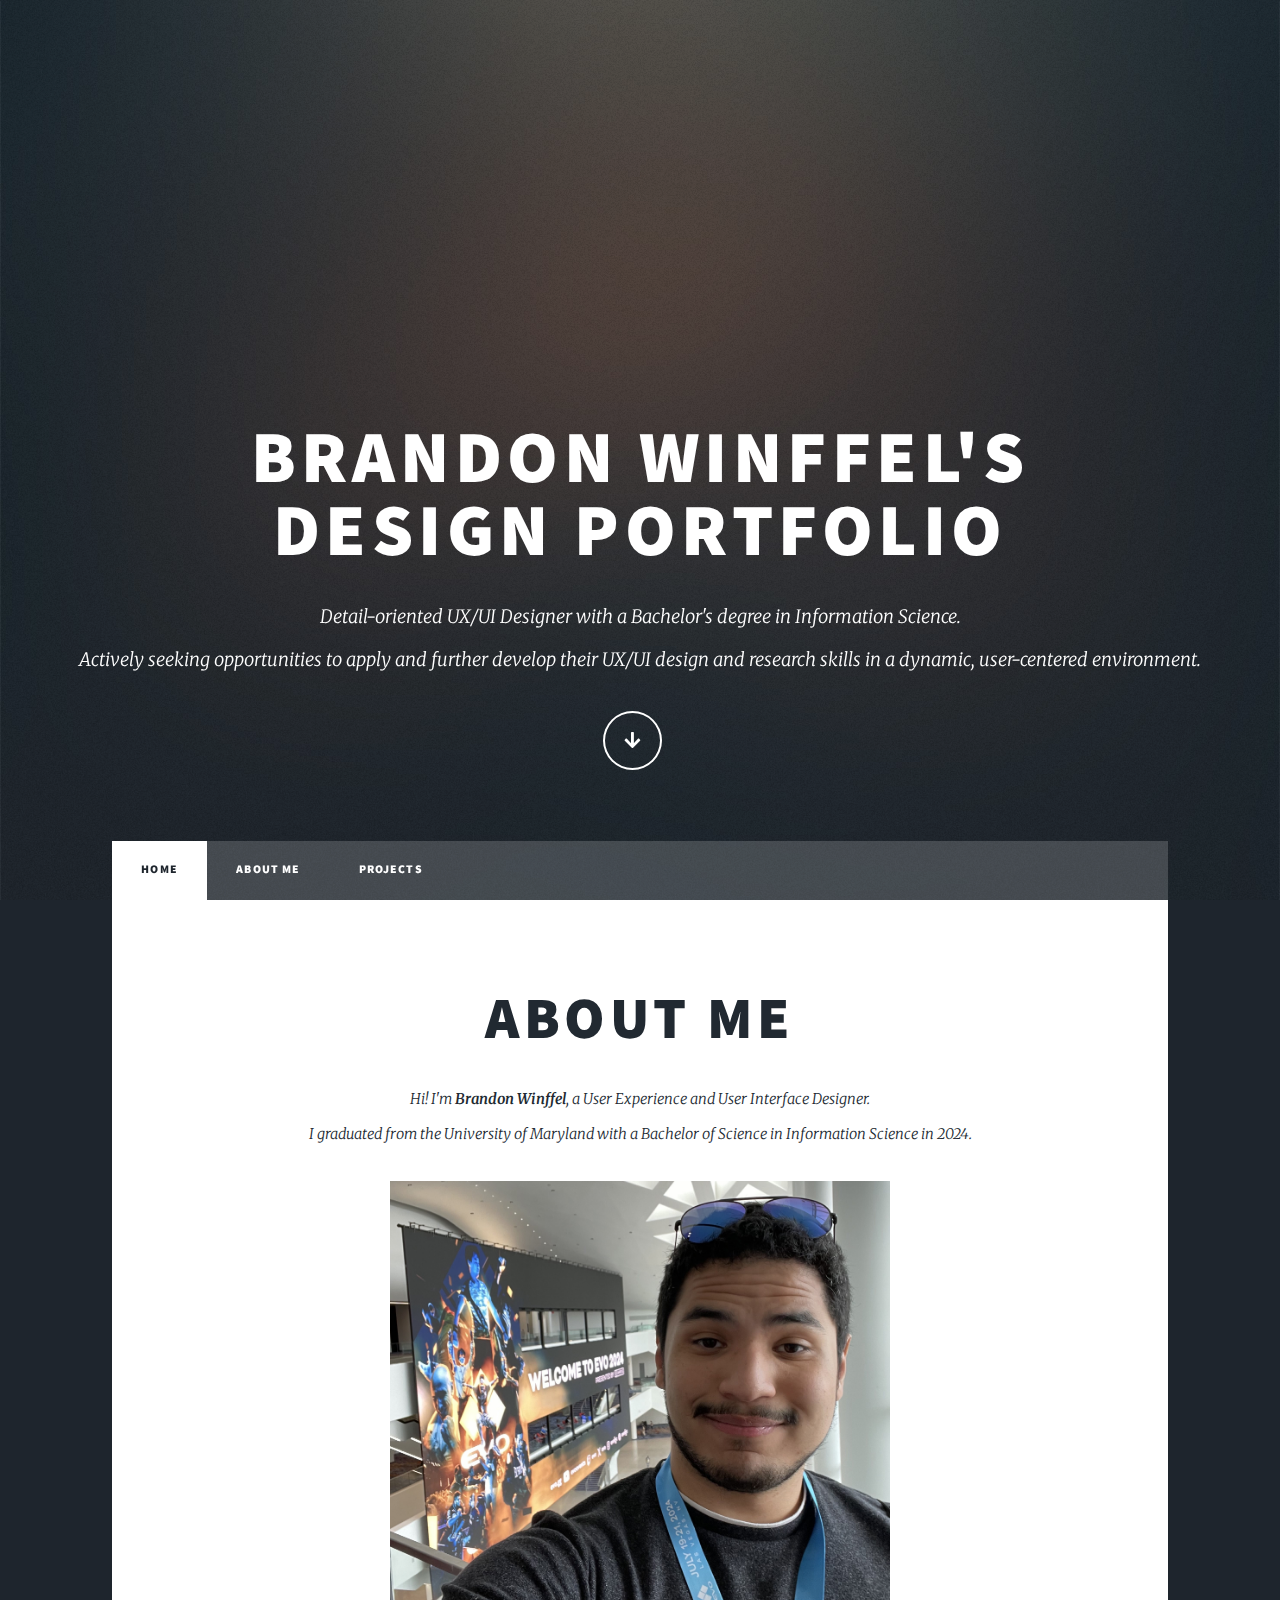
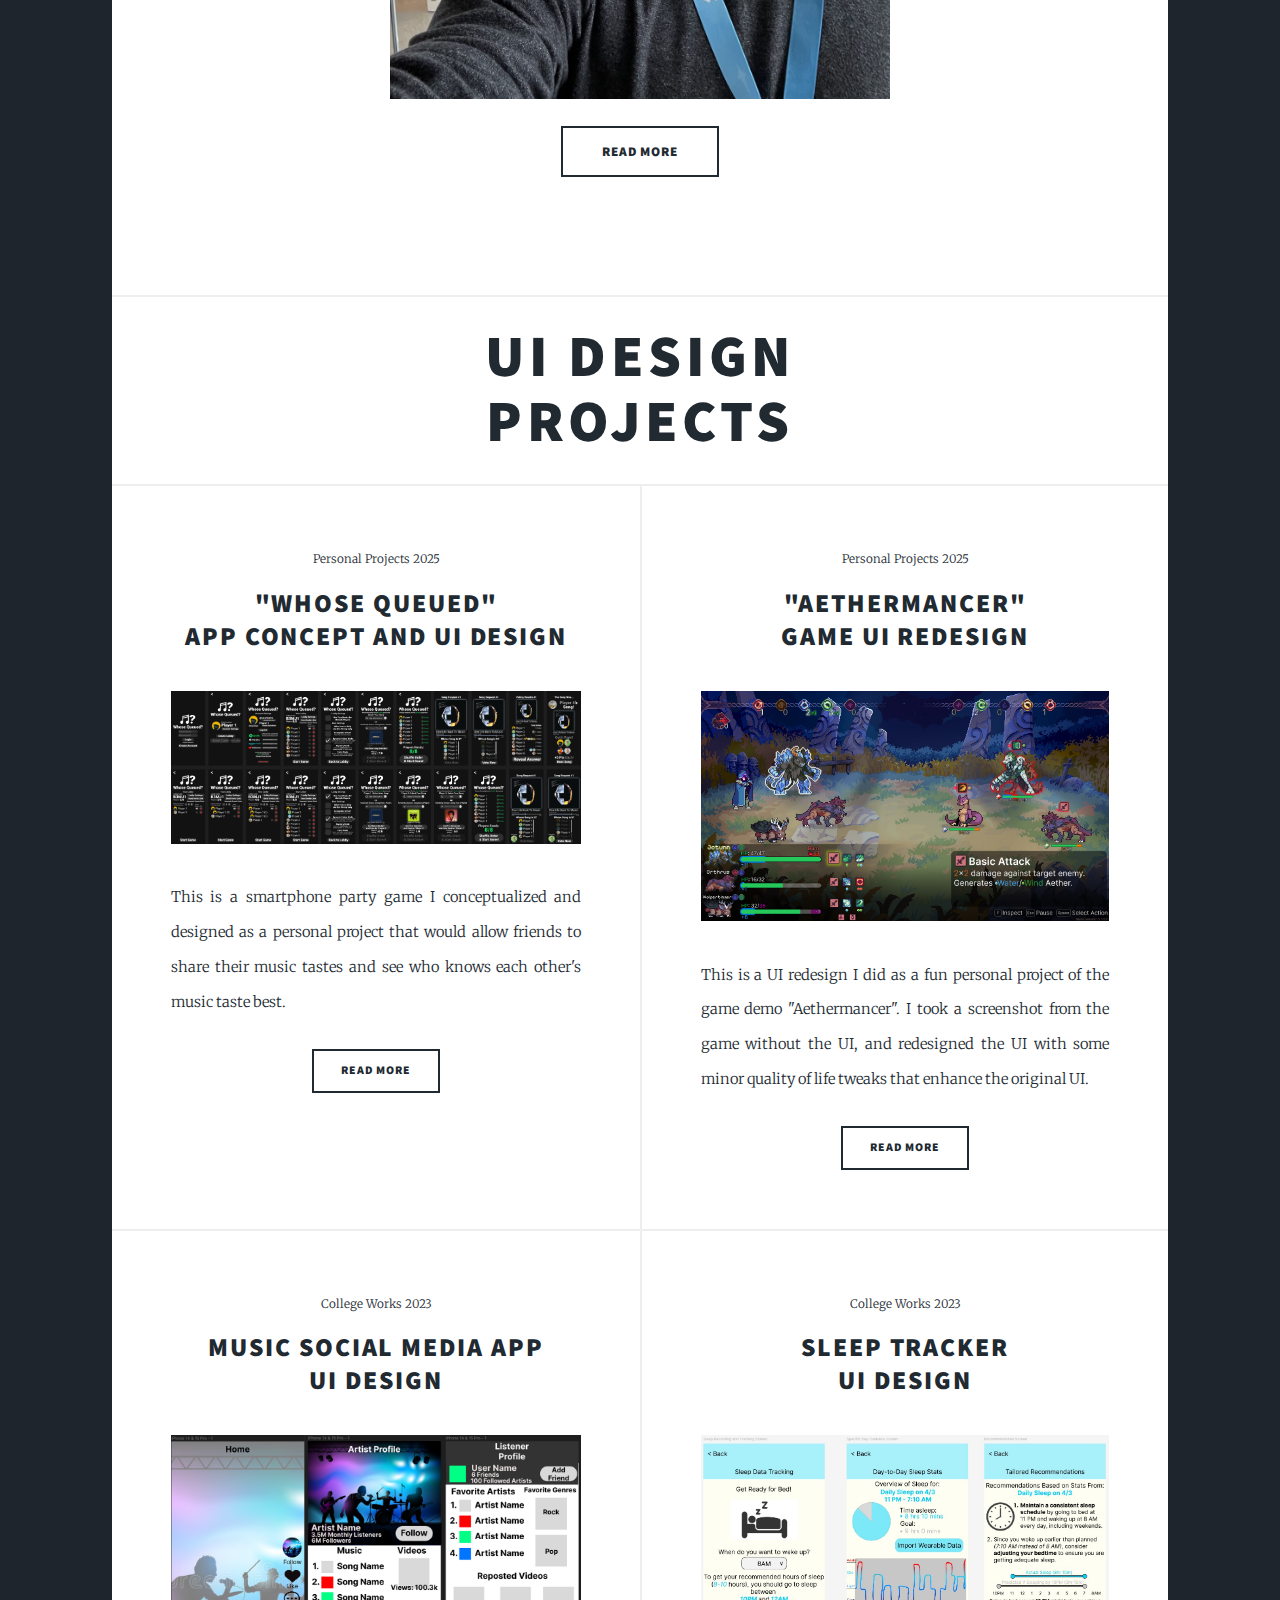
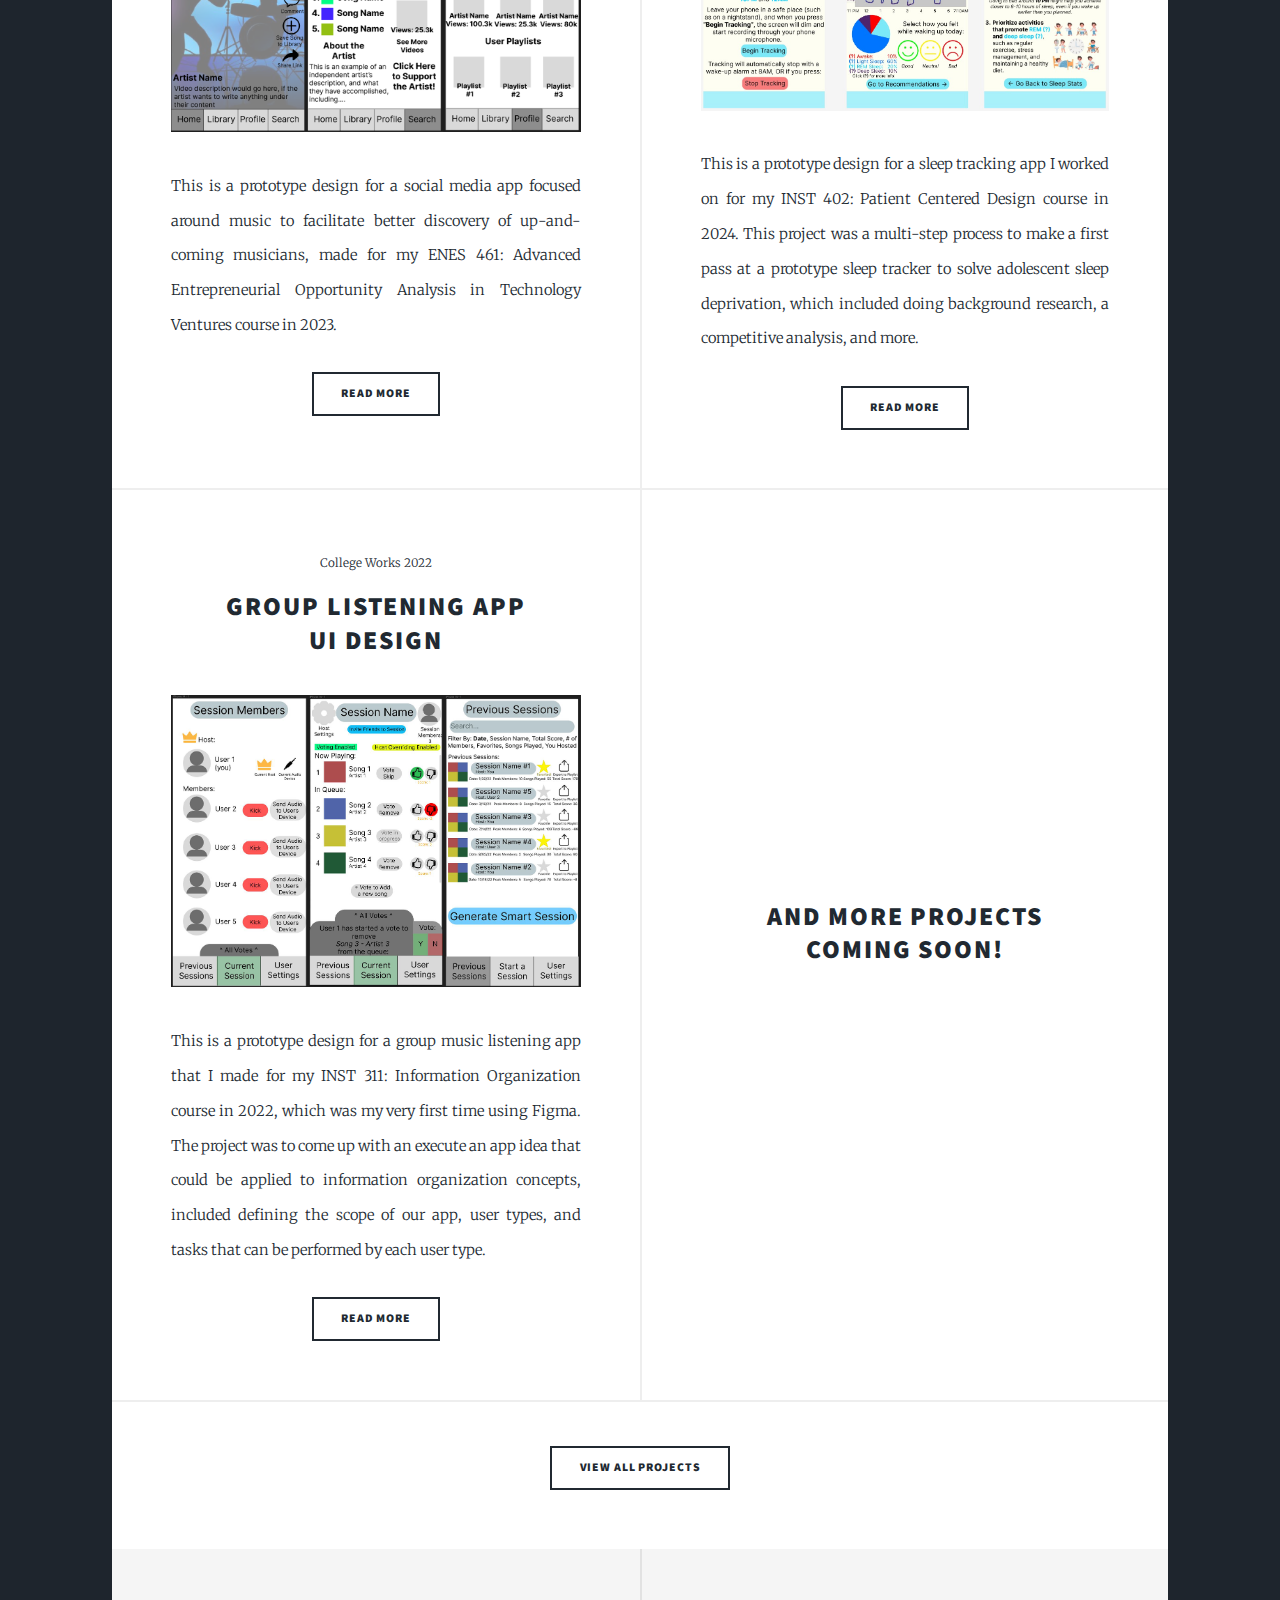
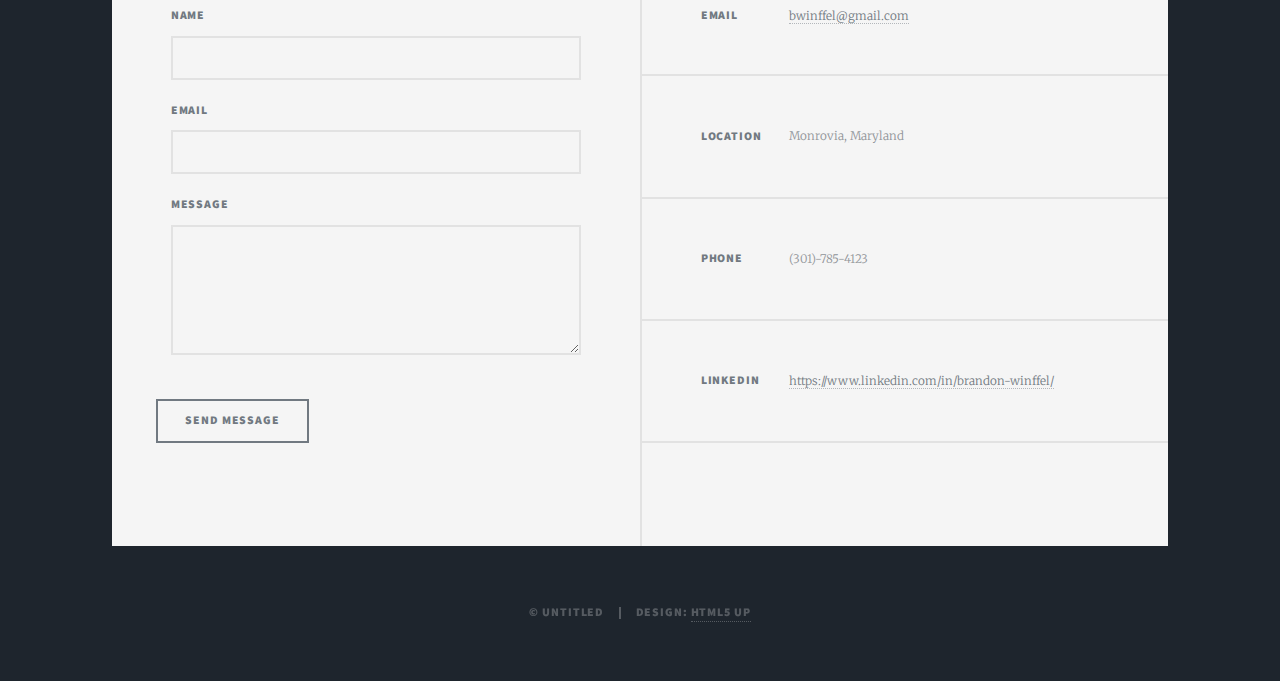
<file: index.html>
<!DOCTYPE HTML>
<!--
	Massively by HTML5 UP
	html5up.net | @ajlkn
	Free for personal and commercial use under the CCA 3.0 license (html5up.net/license)
-->
<html>
	<head>
		<title>Brandon Winffel's Design Portfolio</title>
		<meta charset="utf-8" />
		<meta name="viewport" content="width=device-width, initial-scale=1, user-scalable=no" />
		<link rel="stylesheet" href="assets/css/main.css" />
		<noscript><link rel="stylesheet" href="assets/css/noscript.css" /></noscript>
	</head>
	<body class="is-preload">

		<!-- Wrapper -->
			<div id="wrapper" class="fade-in">

				<!-- Intro -->
					<div id="intro">
						<h1>Brandon Winffel's<br />
						Design Portfolio</h1>
						<p>Detail-oriented UX/UI Designer with a Bachelor's degree in Information Science.<br />
						Actively seeking opportunities to apply and further develop their UX/UI design and research skills in a dynamic, user-centered environment.</a></p>
						<ul class="actions">
							<li><a href="#header" class="button icon solid solo fa-arrow-down scrolly">Continue</a></li>
						</ul>
					</div>

				<!-- Header -->
					<header id="header">
						<a href="index.html" class="logo">Home</a>
					</header>

				<!-- Nav Bar -->
					<nav id="nav">
						<ul class="links">
							<li class="active"><a href="index.html">Home</a></li>
							<li><a href="aboutme.html">About Me</a></li>
							<li style="display:none;"><a href="elements.html">Elements Reference</a></li>
							<li><a href="projects.html">Projects</a></li>
						</ul>
					<!-- icons
						<ul class="icons">
							<li><a href="#" class="icon brands fa-twitter"><span class="label">Twitter</span></a></li>
							<li><a href="#" class="icon brands fa-facebook-f"><span class="label">Facebook</span></a></li>
							<li><a href="#" class="icon brands fa-instagram"><span class="label">Instagram</span></a></li>
							<li><a href="#" class="icon brands fa-github"><span class="label">GitHub</span></a></li>
						</ul>
					-->
					</nav>

				<!-- Main -->
					<div id="main">
						<!-- Featured Post -->
							<article class="post featured">
								<header class="major">
									<h2><a href="aboutme.html">About Me</a></h2>
									<p>Hi! I'm <b>Brandon Winffel</b>, a User Experience and User Interface Designer.<br />
									I graduated from the University of Maryland with a Bachelor of Science in Information Science in 2024.<br />
									</p>
								</header>
								<div class="image small-img"><img src="images/portrait.jpg" alt="" /></div>
								<ul class="actions special">
									<li><a href="aboutme.html" class="button large">Read More</a></li>
								</ul>
							</article>
								<header class="major">
									<h1><a href="projects.html">UI Design<br />
									Projects</a></h1>
								</header>
						<!-- Posts -->
							<section class="posts">
								<article>
									<header>
										<span class="date">Personal Projects 2025</span>
										<h2><a href="projectWQ.html">"Whose Queued"<br />
										App Concept and UI Design</a></h2>
									</header>
									<a href="projectWQ.html" class="image fit"><img src="images/Whose Queued Thumbs.png" alt="" /></a>
									<p>This is a smartphone party game I conceptualized and designed as a personal project that would allow friends to share their music tastes and see who knows each other's music taste best.  </p>
									<ul class="actions special">
										<li><a href="projectWQ.html" class="button">Read More</a></li>
									</ul>
								</article>
								<article>
									<header>
										<span class="date">Personal Projects 2025</span>
										<h2><a href="projectAM.html">"Aethermancer"<br />
										Game UI Redesign</a></h2>
									</header>
									<a href="projectAM.html" class="image fit"><img src="images/AMafter.png" alt="" /></a>
									<p>This is a UI redesign I did as a fun personal project of the game demo "Aethermancer". I took a screenshot from the game without the UI, and redesigned the UI with some minor quality of life tweaks that enhance the original UI.</p>
									<ul class="actions special">
										<li><a href="projectAM.html" class="button">Read More</a></li>
									</ul>
								</article>
								<article>
									<header>
										<span class="date">College Works 2023</span>
										<h2><a href="projectENES.html">Music Social Media App<br />
										UI Design</a></h2>
									</header>
									<a href="projectENES.html" class="image fit"><img src="images/enesThumb.png" alt="" /></a>
									<p>This is a prototype design for a social media app focused around music to facilitate better discovery of up-and-coming musicians, made for my ENES 461: Advanced Entrepreneurial Opportunity Analysis in Technology Ventures course in 2023. </p>
									<ul class="actions special">
										<li><a href="projectENES.html" class="button">Read More</a></li>
									</ul>
								</article>
								<article>
									<header>
										<span class="date">College Works 2023</span>
										<h2><a href="individualProj1.html">Sleep Tracker<br />
										UI Design</a></h2>
									</header>
									<a href="individualProj1.html" class="image fit"><img src="images/sleeptrackThumb.jpg" alt="" /></a>
									<p>This is a prototype design for a sleep tracking app I worked on for my INST 402: Patient Centered Design course in 2024. This project was a multi-step process to make a first pass at a prototype sleep tracker to solve adolescent sleep deprivation, which included doing background research, a competitive analysis, and more.</p>
									<ul class="actions special">
										<li><a href="individualProj1.html" class="button">Read More</a></li>
									</ul>
								</article>
								<article>
									<header>
										<span class="date">College Works 2022</span>
										<h2><a href="projectAux.html">Group Listening App<br />
										UI Design</a></h2>
									</header>
									<a href="projectAux.html" class="image fit"><img src="images/auxThumb1.png" alt="" /></a>
									<p>This is a prototype design for a group music listening app that I made for my INST 311: Information Organization course in 2022, which was my very first time using Figma. The project was to come up with an execute an app idea that could be applied to information organization concepts, included defining the scope of our app, user types, and tasks that can be performed by each user type.</p>
									<ul class="actions special">
										<li><a href="projectAux.html" class="button">Read More</a></li>
									</ul>
								</article>
								<article class="coming-soon">
									<header>
										<h2>And more projects<br />
											coming soon!</h2>
									</header>
							</section>
					<!-- View All Projects Button -->
					<section>
						<ul class="actions special">
							<li><a href="projects.html" class="button">View All Projects</a></li>
						</ul>
					</section>
					<!--Pagination Footer -->
						<!-- get rid of style to show again--> <footer style="display:none;">
								<div class="pagination">
									<!--<a href="#" class="previous">Prev</a>-->
									<a href="#" class="page active">1</a>
									<a href="#" class="page">2</a>
									<a href="#" class="page">3</a>
									<span class="extra">&hellip;</span>
									<a href="#" class="page">8</a>
									<a href="#" class="page">9</a>
									<a href="#" class="page">10</a>
									<a href="#" class="next">Next</a>
								</div>
							</footer>
					</div>
				<!-- Footer -->
					<footer id="footer">
						<section>
							<form method="POST" action="https://formsubmit.co/bwinffel@gmail.com">
								<input type="hidden" name="_next" value="https://bwinffel.github.io/thank-you.html">
								<div class="fields">
									<div class="field">
										<label for="name">Name</label>
										<input type="text" name="name" id="name" required />
									</div>
									<div class="field">
										<label for="email">Email</label>
										<input type="text" name="email" id="email" required />
									</div>
									<div class="field">
										<label for="message">Message</label>
										<textarea name="message" id="message" rows="3" required></textarea>
									</div>
								</div>
								<ul class="actions">
									<li><input type="submit" value="Send Message" /></li>
								</ul>
							</form>
						</section>
						<section class="split contact">
							<section class="alt">
								<h3>Email</h3>
								<p><a href="mailto:bwinffel@gmail.com">bwinffel@gmail.com</a></p>
							</section>
							<section>
								<h3>Location</h3>
								<p>Monrovia, Maryland</p>
							</section>
							<section>
								<h3>Phone</h3>
								<p>(301)-785-4123</p>
							</section>
							<section>
								<h3>LinkedIn</h3>
								<p><a target="_blank" href="https://www.linkedin.com/in/brandon-winffel/">https://www.linkedin.com/in/brandon-winffel/</a></p>
							</section>
							<section>
<!--								<h3>Social</h3>
								<ul class="icons alt">
									<li><a href="#" class="icon brands alt fa-twitter"><span class="label">Twitter</span></a></li>
									<li><a href="#" class="icon brands alt fa-facebook-f"><span class="label">Facebook</span></a></li>
									<li><a href="#" class="icon brands alt fa-instagram"><span class="label">Instagram</span></a></li>
									<li><a href="#" class="icon brands alt fa-github"><span class="label">GitHub</span></a></li>
								</ul> -->
							</section>
						</section>
					</footer>

				<!-- Copyright -->
					<div id="copyright">
						<ul><li>&copy; Untitled</li><li>Design: <a href="https://html5up.net">HTML5 UP</a></li></ul>
					</div>

			</div>

		<!-- Scripts -->
			<script src="assets/js/jquery.min.js"></script>
			<script src="assets/js/jquery.scrollex.min.js"></script>
			<script src="assets/js/jquery.scrolly.min.js"></script>
			<script src="assets/js/browser.min.js"></script>
			<script src="assets/js/breakpoints.min.js"></script>
			<script src="assets/js/util.js"></script>
			<script src="assets/js/main.js"></script>

	</body>
</html>
</file>
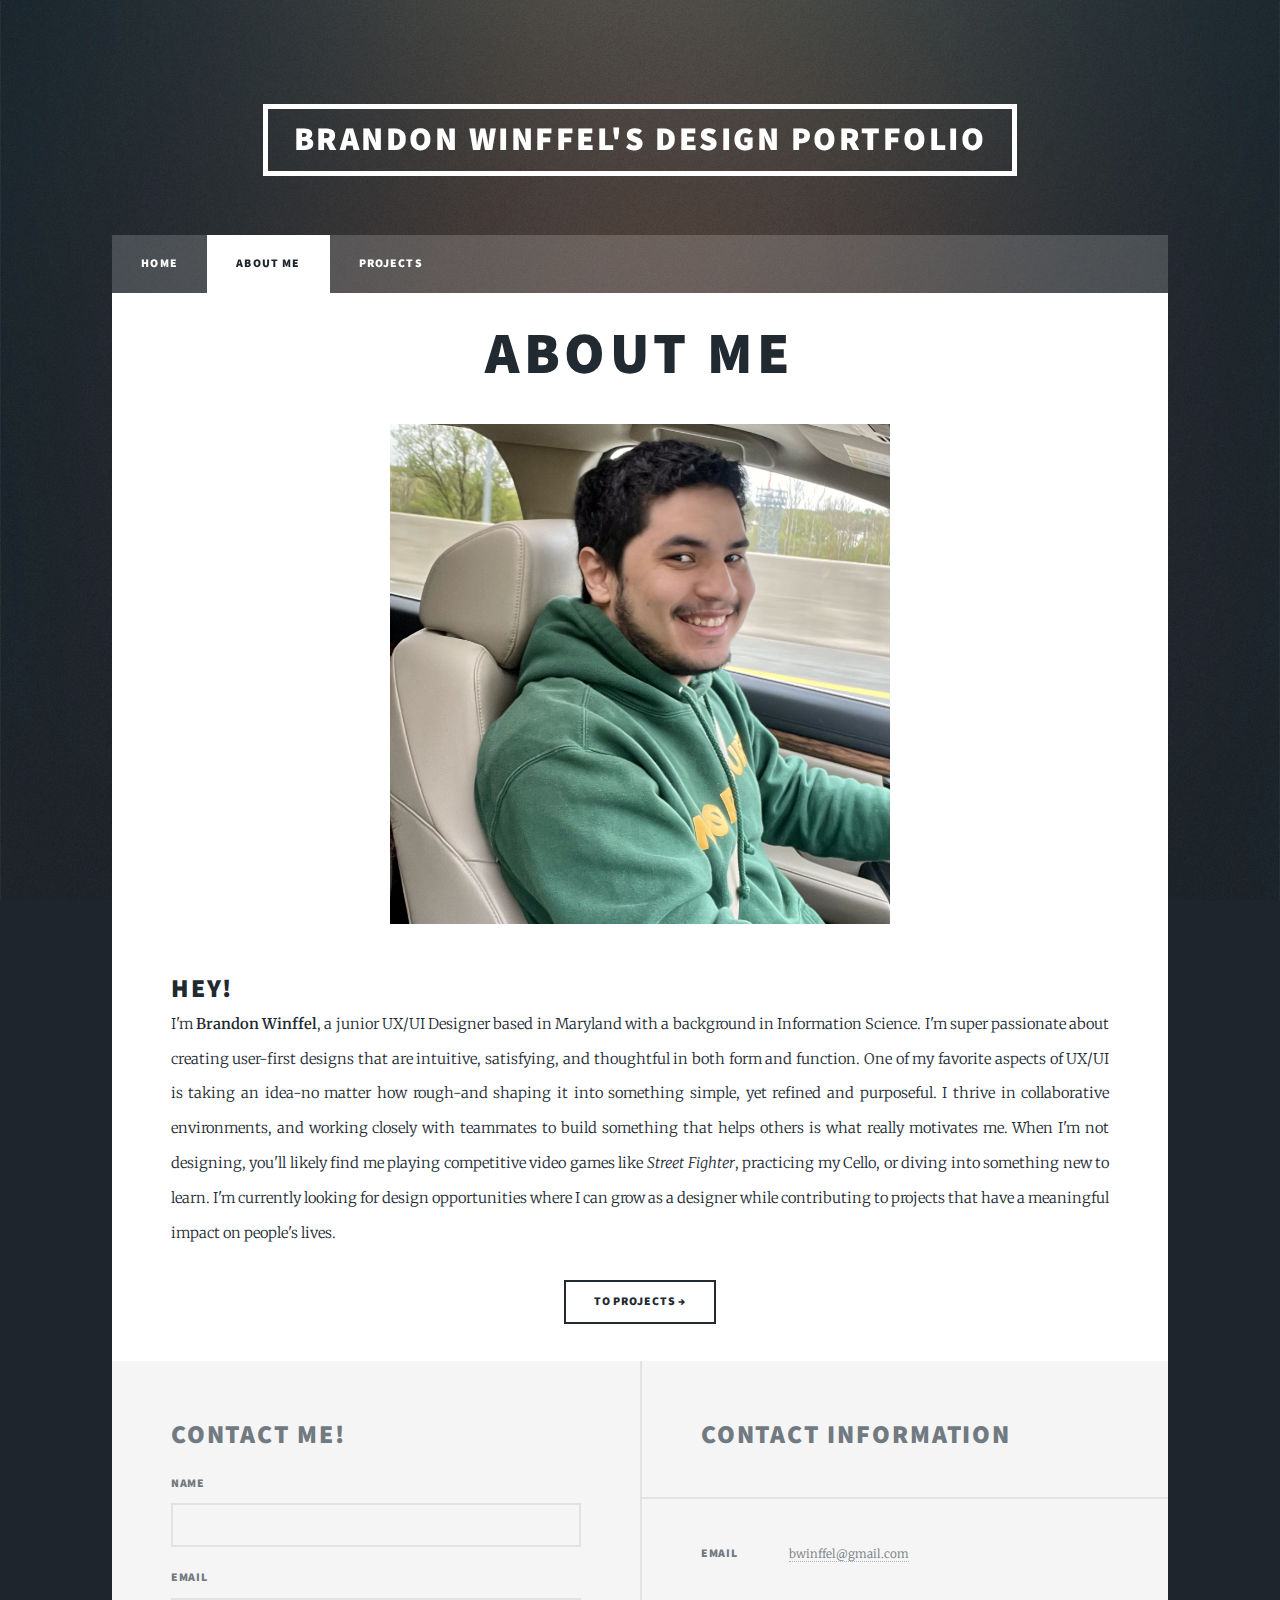
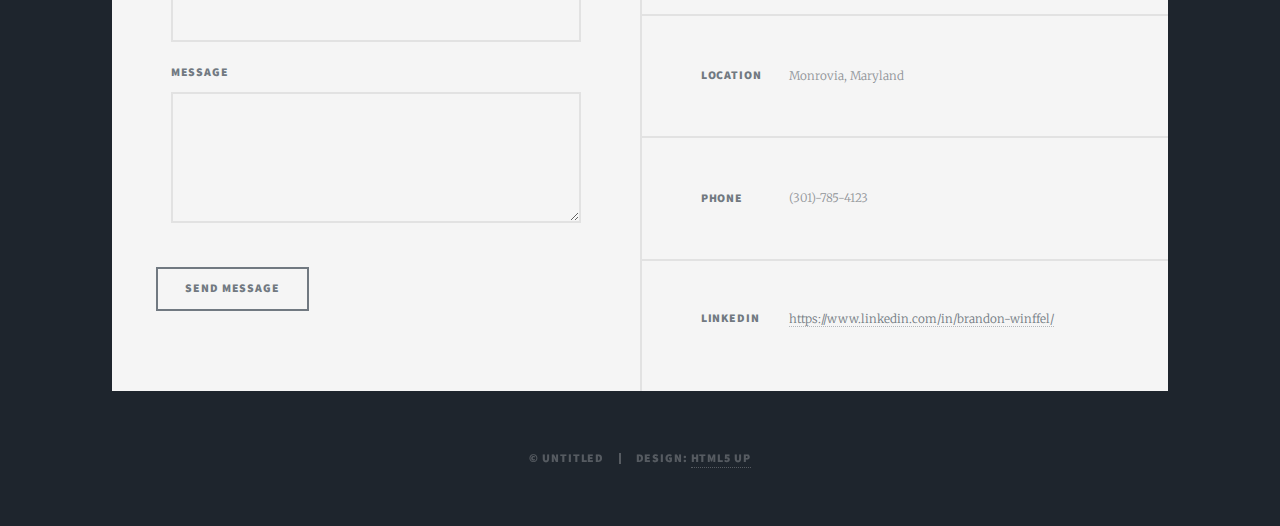
<file: aboutme.html>
<!DOCTYPE HTML>
<!--
	Massively by HTML5 UP
	html5up.net | @ajlkn
	Free for personal and commercial use under the CCA 3.0 license (html5up.net/license)
-->
<html>
	<head>
		<title>Brandon Winffel's Design Portfolio</title>
		<meta charset="utf-8" />
		<meta name="viewport" content="width=device-width, initial-scale=1, user-scalable=no" />
		<link rel="stylesheet" href="assets/css/main.css" />
		<noscript><link rel="stylesheet" href="assets/css/noscript.css" /></noscript>
	</head>
	<body class="is-preload">

		<!-- Wrapper -->
			<div id="wrapper">

				<!-- Header -->
					<header id="header">
						<a href="index.html" class="logo">Brandon Winffel's Design Portfolio</a>
					</header>

				<!-- Nav -->
					<nav id="nav">
						<ul class="links">
							<li><a href="index.html">Home</a></li>
							<li class="active"><a href="aboutme.html">About Me</a></li>
							<li style="display:none;"><a href="elements.html">Elements Reference</a></li>
							<li><a href="projects.html">Projects</a></li>
						</ul>
						<!-- icons
						<ul class="icons">
							<li><a href="#" class="icon brands fa-twitter"><span class="label">Twitter</span></a></li>
							<li><a href="#" class="icon brands fa-facebook-f"><span class="label">Facebook</span></a></li>
							<li><a href="#" class="icon brands fa-instagram"><span class="label">Instagram</span></a></li>
							<li><a href="#" class="icon brands fa-github"><span class="label">GitHub</span></a></li>
						</ul>
					-->
					</nav>

				<!-- Main -->
					<div id="main">

						<!-- Post -->
							<section class="post alt-padding">
								<header class="major">
									<h1>About Me</h1>
								</header>
								<div class="image fit small-img"><img src="images/portrait2.jpg" alt="" /></div>
									<h2 class="no-bottom-margin">Hey!</h2>
								<p>I'm <b>Brandon Winffel</b>, a junior UX/UI Designer based in Maryland with a background in Information Science. I'm super passionate about creating user-first designs that are intuitive, satisfying, and thoughtful in both form and function. One of my favorite aspects of UX/UI is taking an idea-no matter how rough-and shaping it into something simple, yet refined and purposeful. I thrive in collaborative environments, and working closely with teammates to build something that helps others is what really motivates me. When I'm not designing, you'll likely find me playing competitive video games like <i>Street Fighter</i>, practicing my Cello, or diving into something new to learn. I'm currently looking for design opportunities where I can grow as a designer while contributing to projects that have a meaningful impact on people's lives.</p>
								<ul class="actions special">
									<li><a href="projects.html" class="button">To Projects →</a></li>
								</ul>
							</section>
					</div>
				<!-- Footer -->
					<footer id="footer">
						<section>
							<header>
								<h2>Contact me!</h2>
							</header>
							<form method="POST" action="https://formsubmit.co/bwinffel@gmail.com">
								<input type="hidden" name="_next" value="https://bwinffel.github.io/thank-you.html">
								<div class="fields">
									<div class="field">
										<label for="name">Name</label>
										<input type="text" name="name" id="name" required />
									</div>
									<div class="field">
										<label for="email">Email</label>
										<input type="text" name="email" id="email" required />
									</div>
									<div class="field">
										<label for="message">Message</label>
										<textarea name="message" id="message" rows="3" required></textarea>
									</div>
								</div>
								<ul class="actions">
									<li><input type="submit" value="Send Message" /></li>
								</ul>
							</form>
						</section>
						<section class="split contact">
							<section>
								<h2>Contact Information</h2>
							</section>
							<section class="alt">
								<h3>Email</h3>
								<p><a href="mailto:bwinffel@gmail.com">bwinffel@gmail.com</a></p>
							</section>
							<section>
								<h3>Location</h3>
								<p>Monrovia, Maryland</p>
							</section>
							<section>
								<h3>Phone</h3>
								<p>(301)-785-4123</p>
							</section>
							<section>
								<h3>LinkedIn</h3>
								<p><a target="_blank" href="https://www.linkedin.com/in/brandon-winffel/">https://www.linkedin.com/in/brandon-winffel/</a></p>
							</section>
<!--								<section>
								<h3>Social</h3>
								<ul class="icons alt">
									<li><a href="#" class="icon brands alt fa-twitter"><span class="label">Twitter</span></a></li>
									<li><a href="#" class="icon brands alt fa-facebook-f"><span class="label">Facebook</span></a></li>
									<li><a href="#" class="icon brands alt fa-instagram"><span class="label">Instagram</span></a></li>
									<li><a href="#" class="icon brands alt fa-github"><span class="label">GitHub</span></a></li>
								</ul> 
							</section> -->
						</section>
					</footer>

				<!-- Copyright -->
					<div id="copyright">
						<ul><li>&copy; Untitled</li><li>Design: <a href="https://html5up.net">HTML5 UP</a></li></ul>
					</div>

			</div>

		<!-- Scripts -->
			<script src="assets/js/jquery.min.js"></script>
			<script src="assets/js/jquery.scrollex.min.js"></script>
			<script src="assets/js/jquery.scrolly.min.js"></script>
			<script src="assets/js/browser.min.js"></script>
			<script src="assets/js/breakpoints.min.js"></script>
			<script src="assets/js/util.js"></script>
			<script src="assets/js/main.js"></script>

	</body>
</html>
</file>
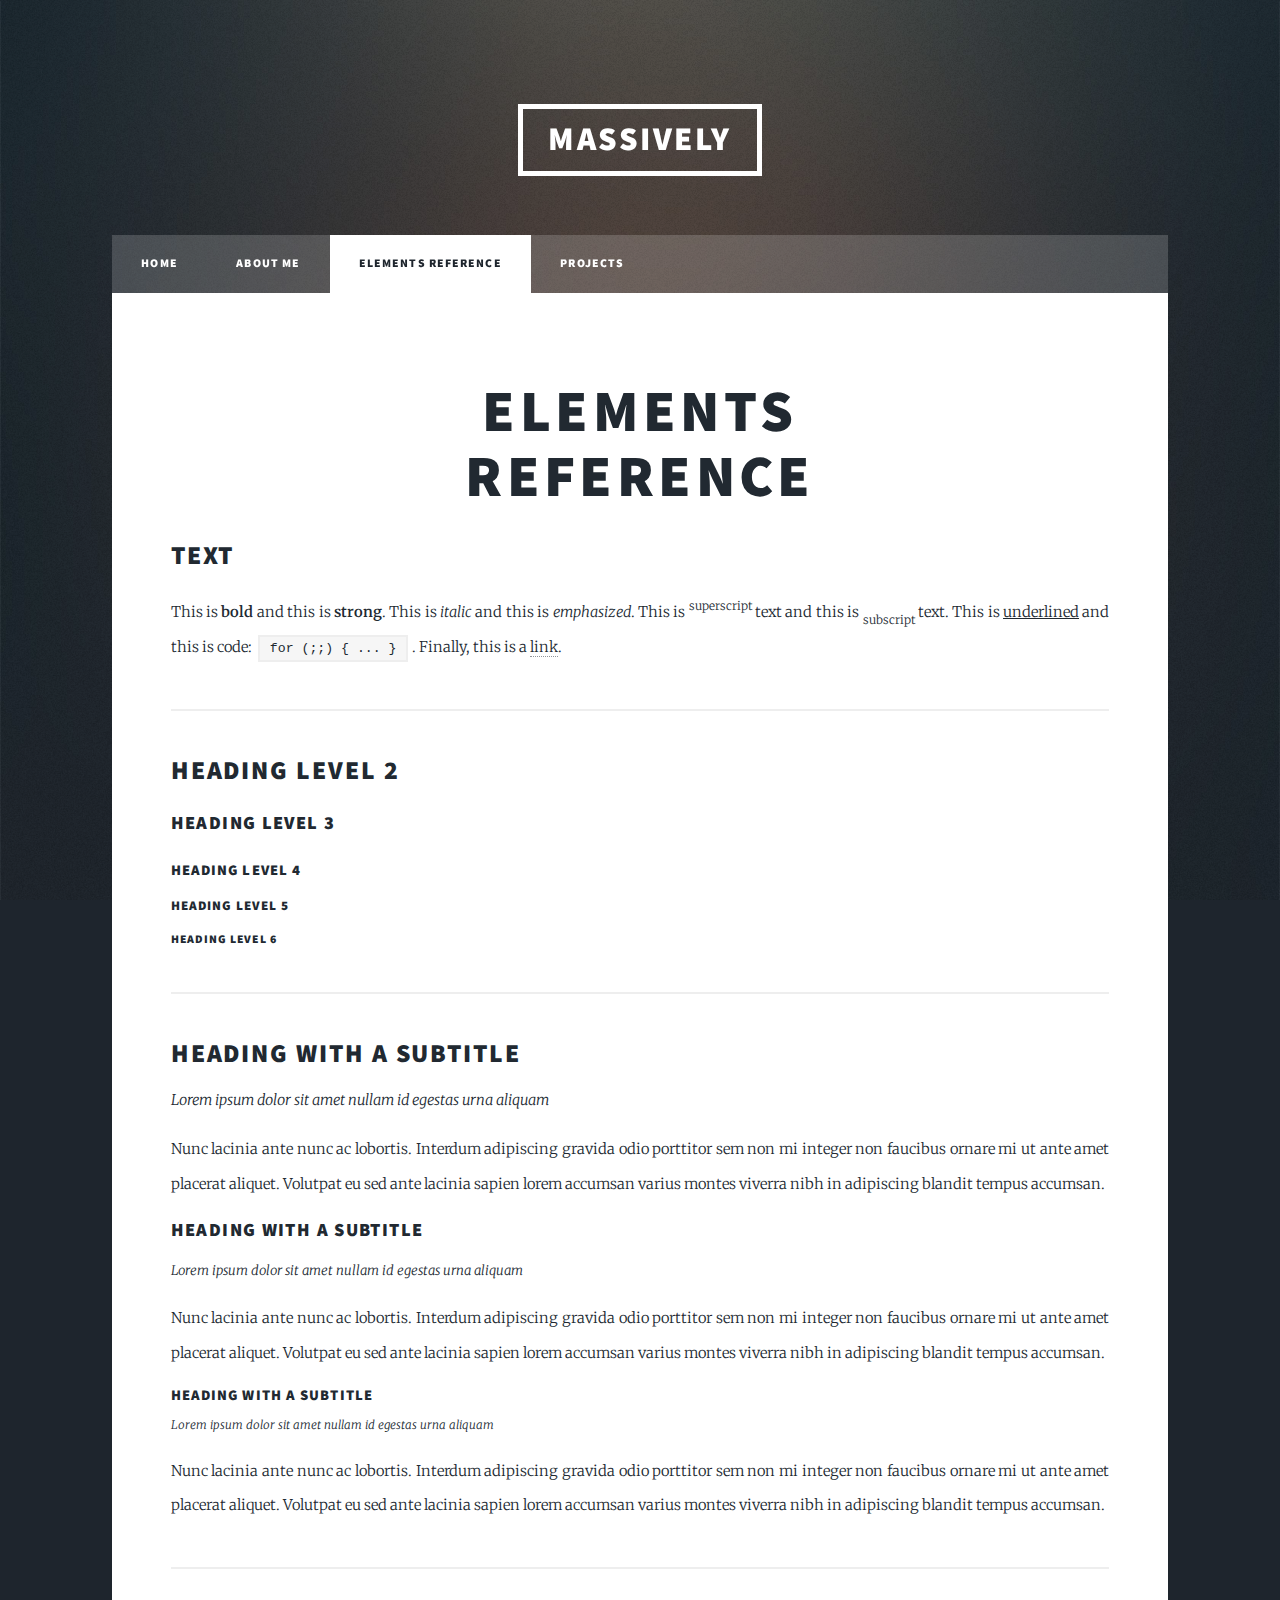
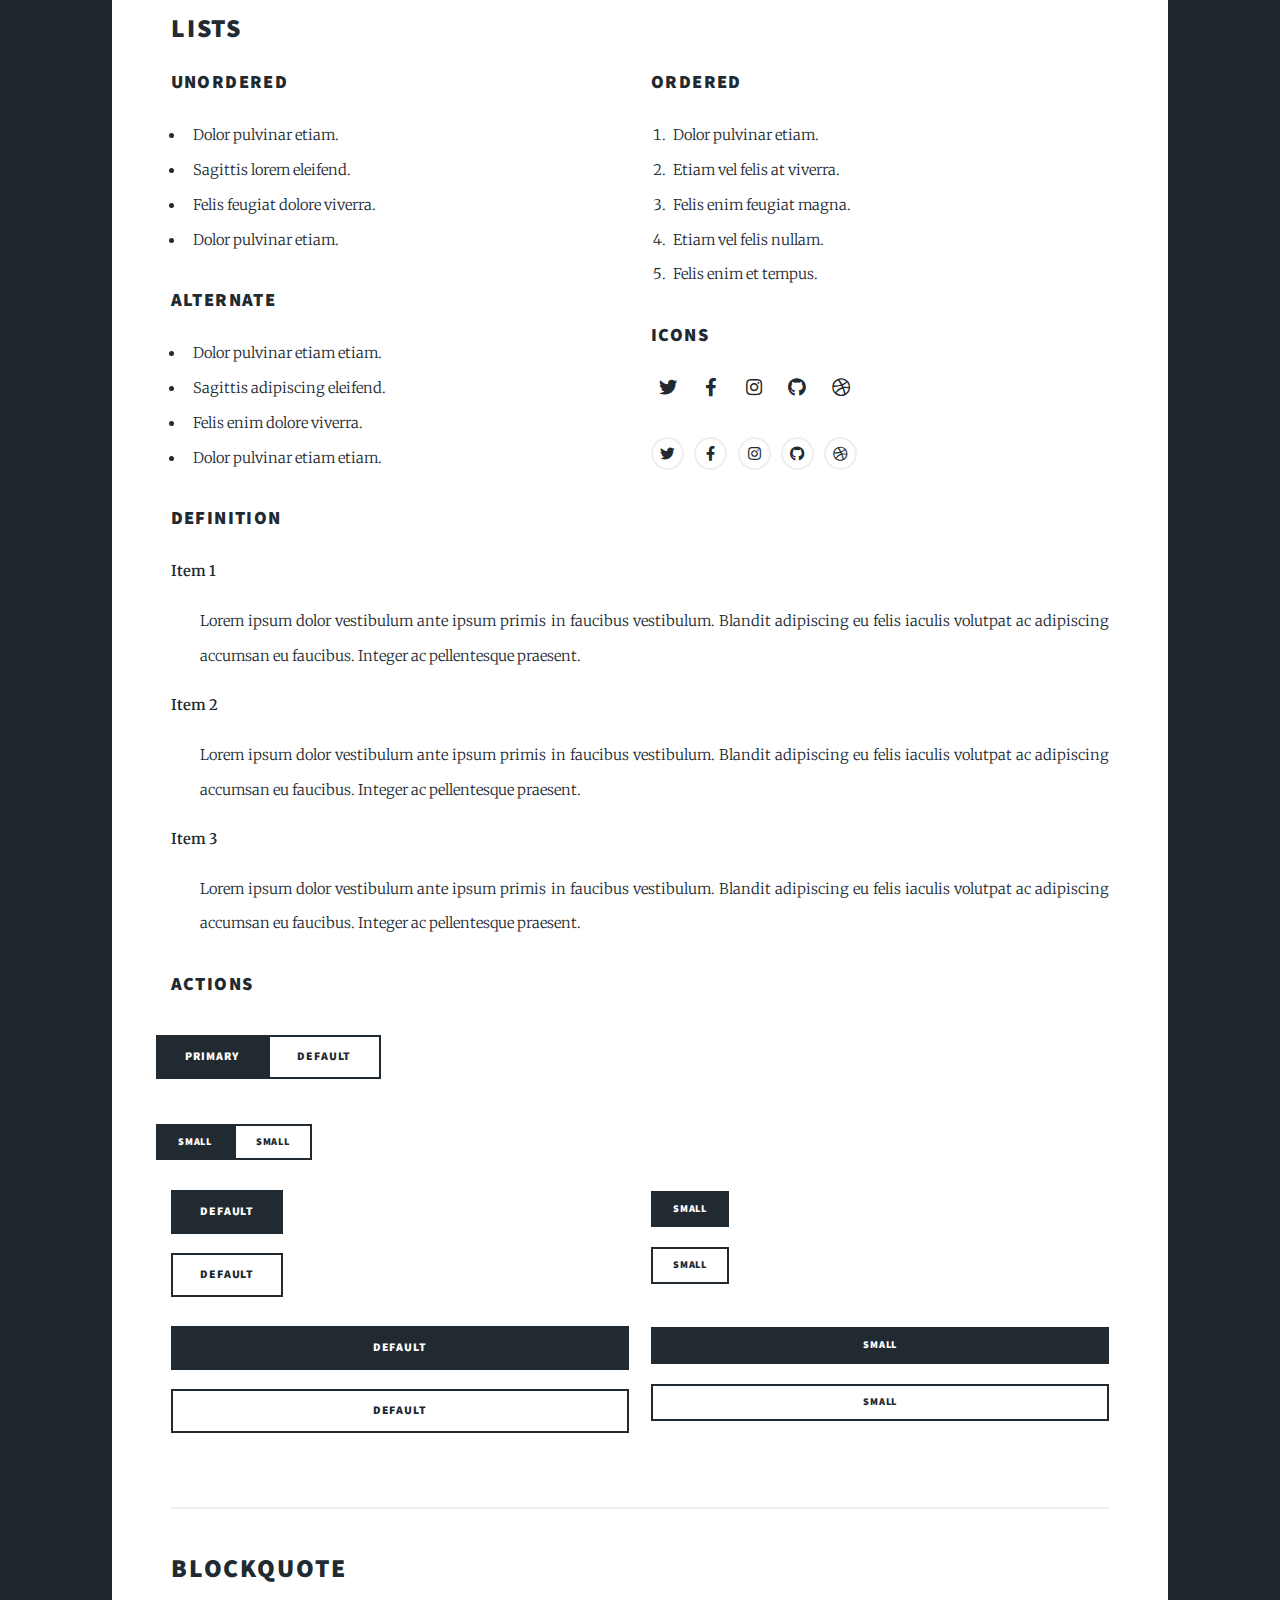
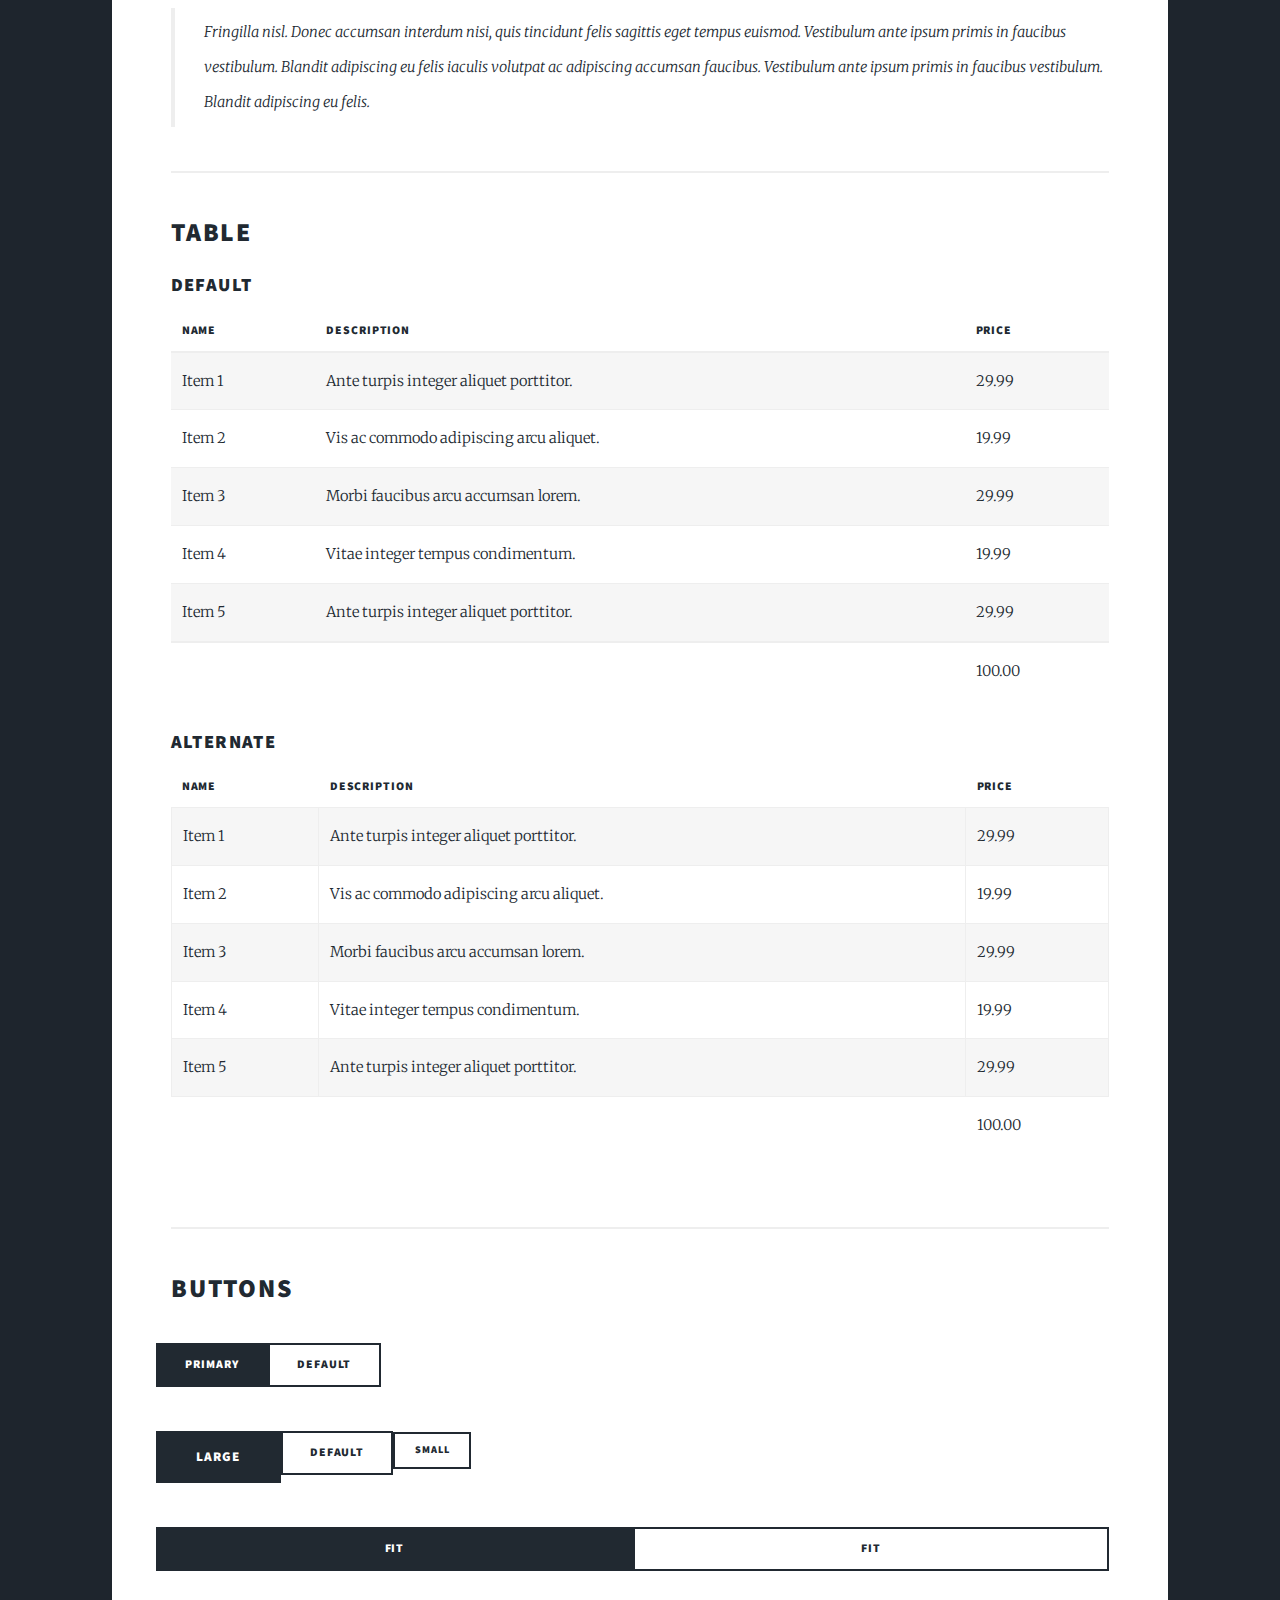
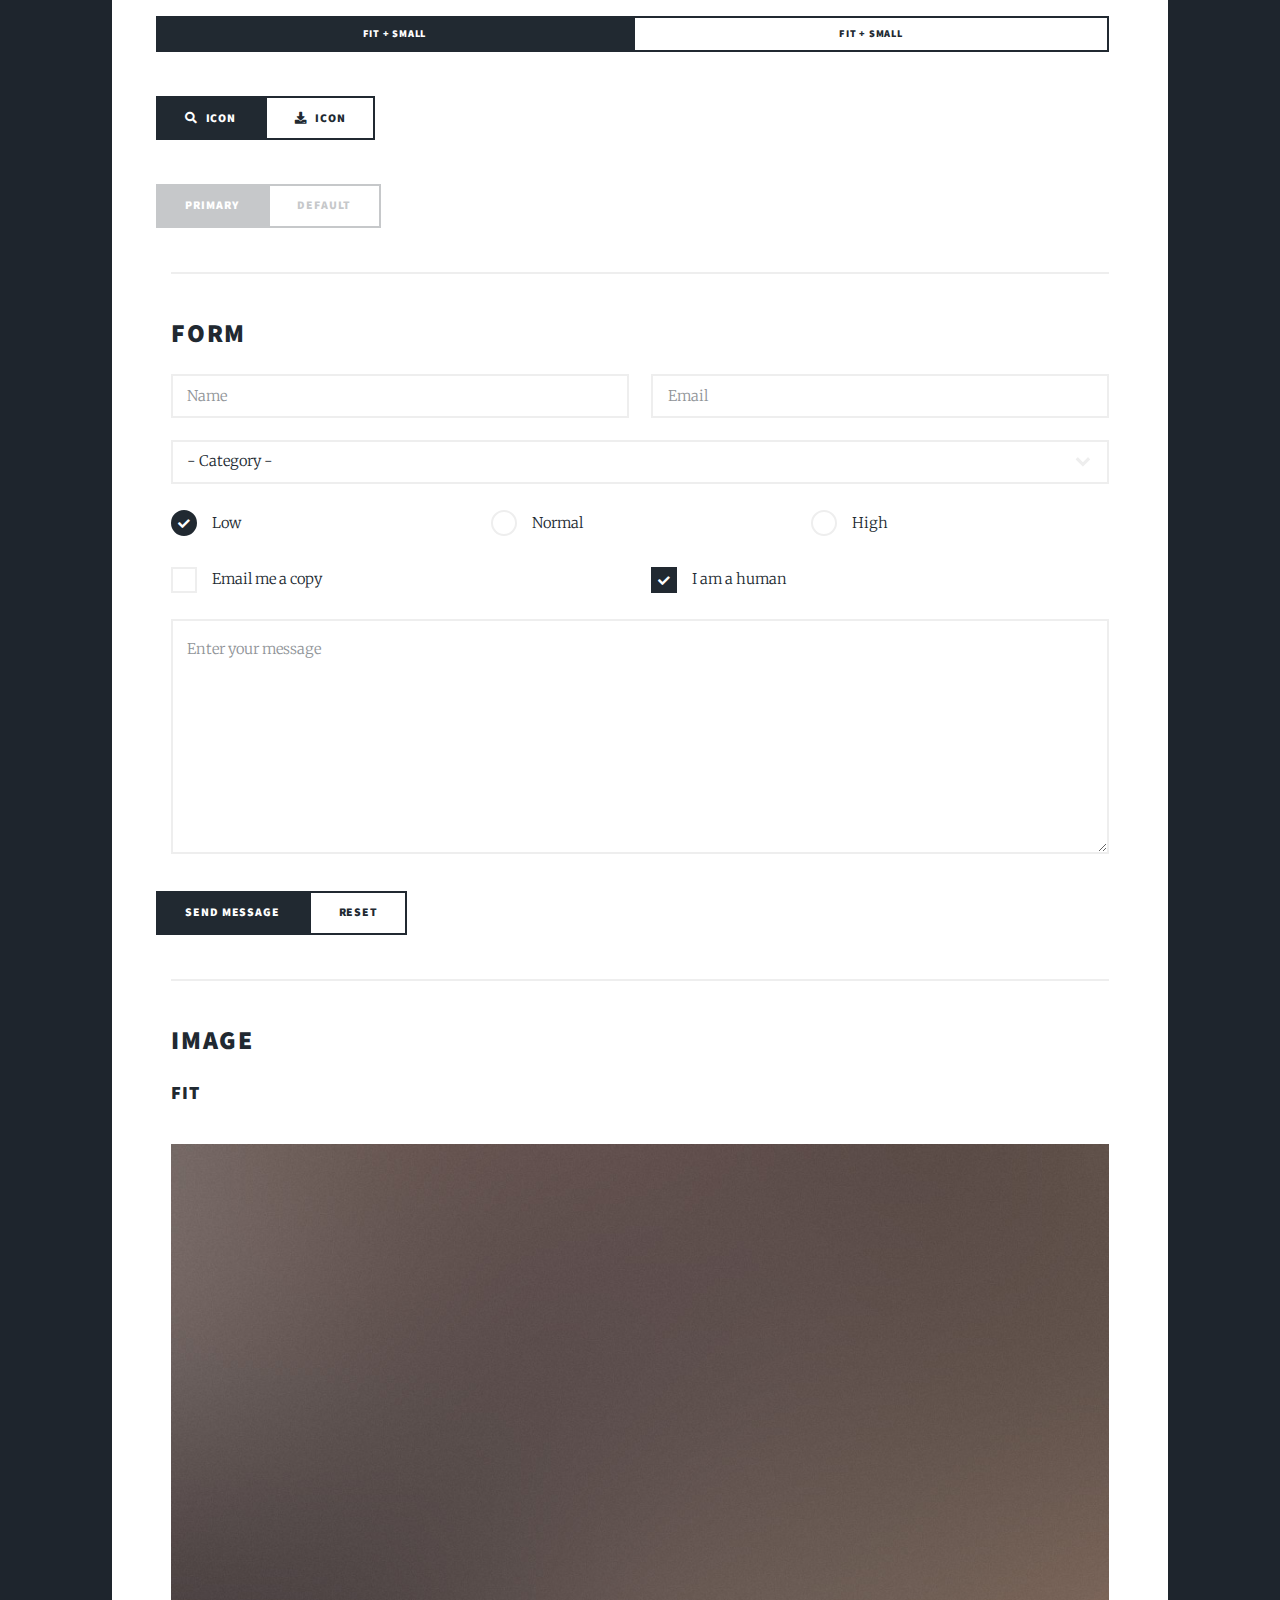
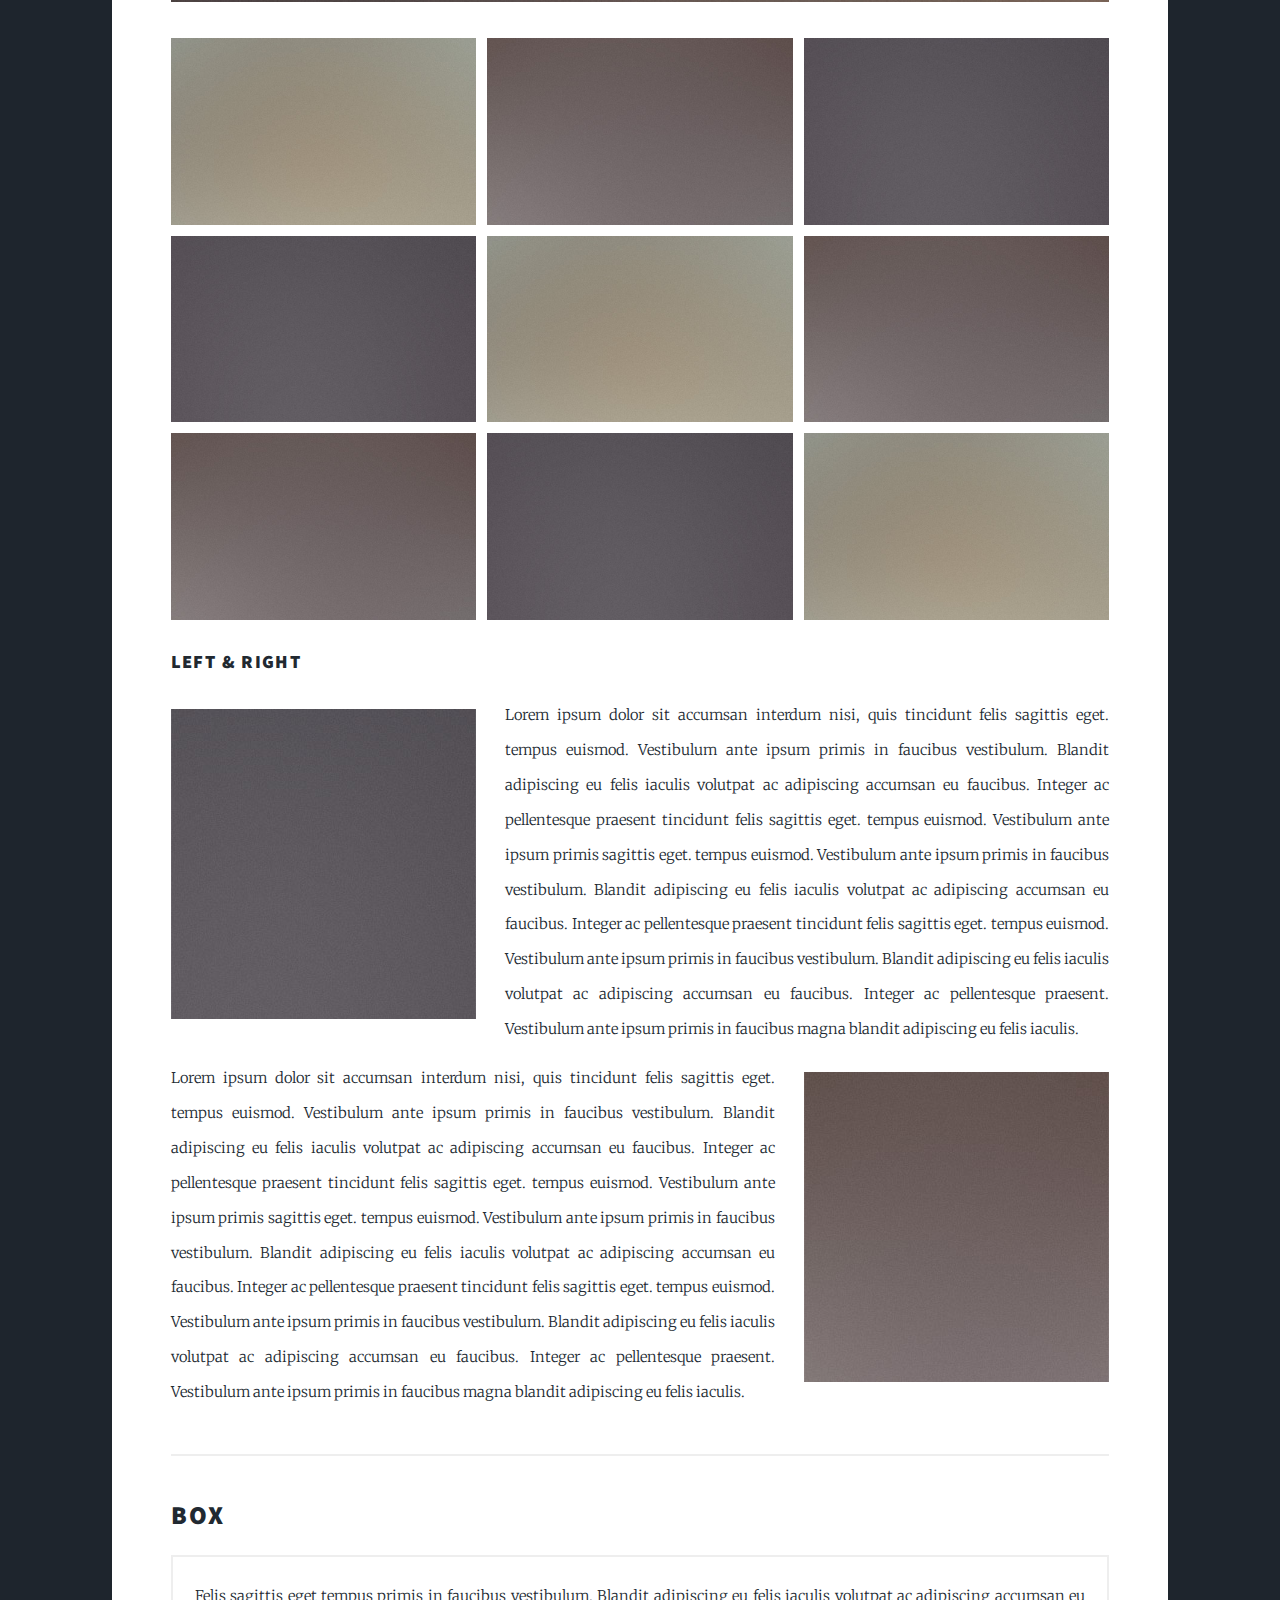
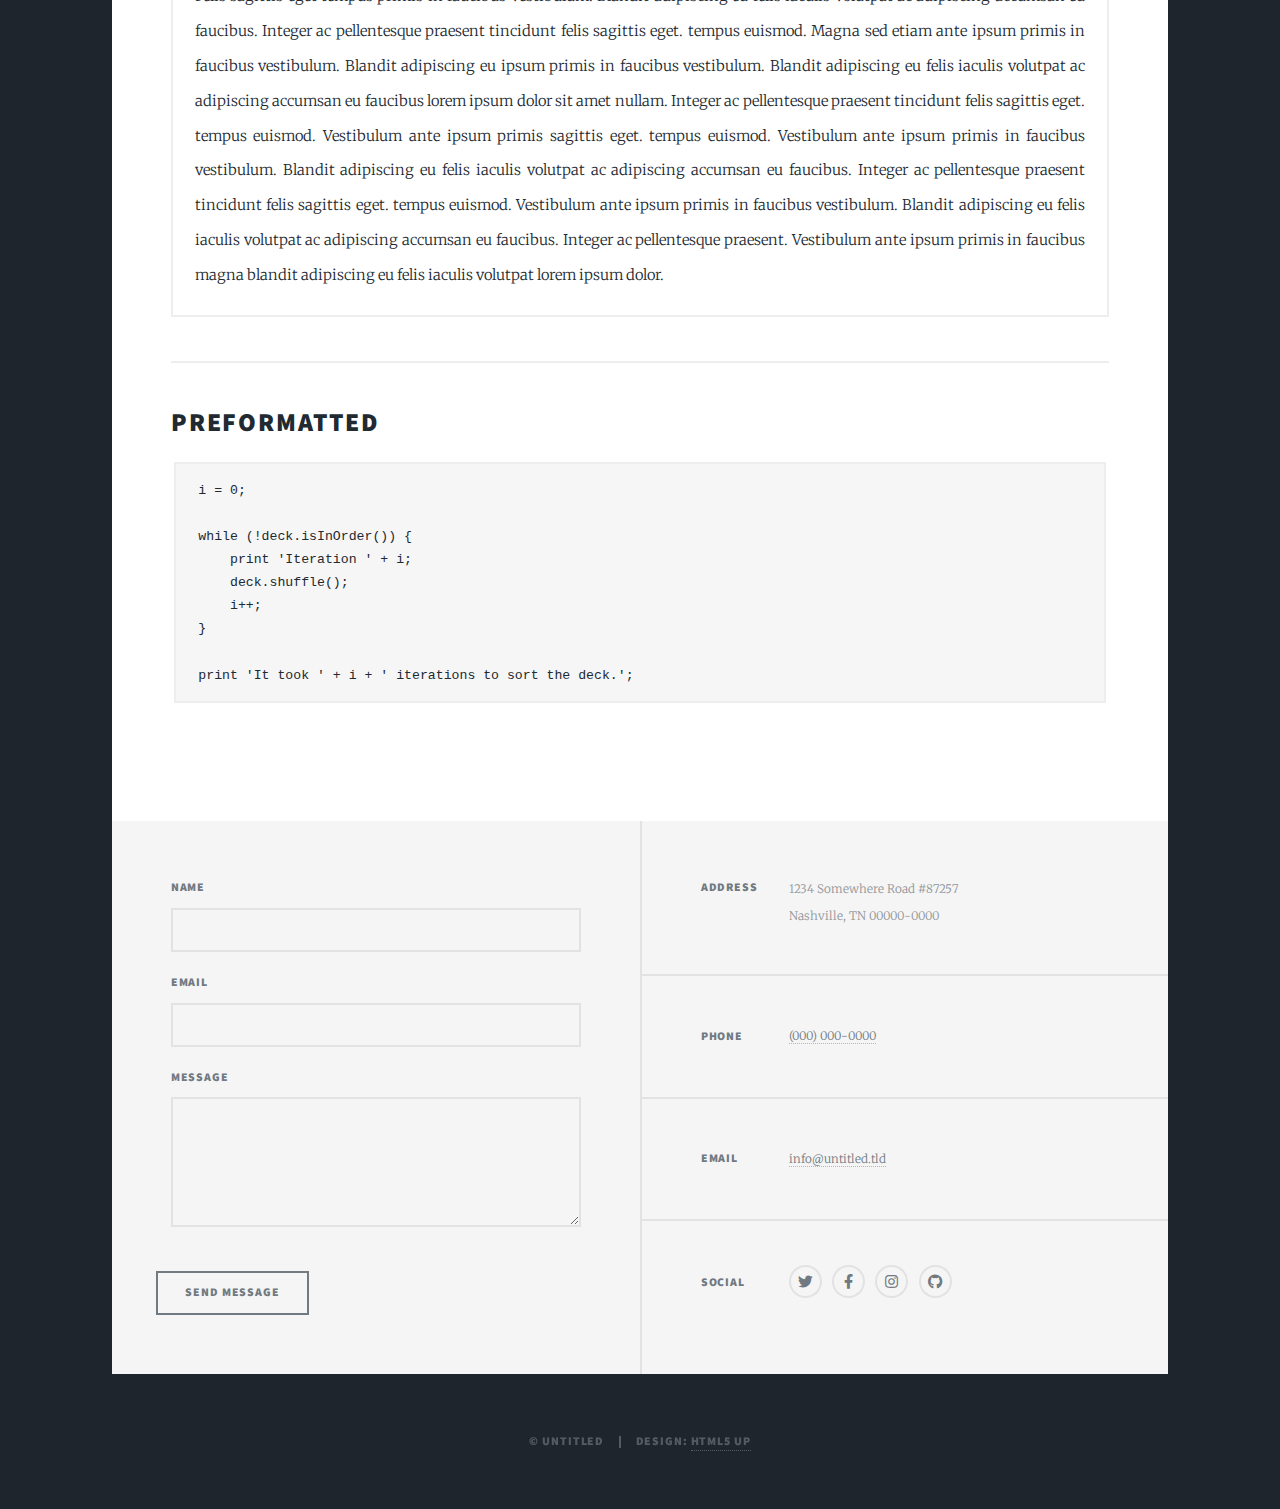
<file: elements.html>
<!DOCTYPE HTML>
<!--
	Massively by HTML5 UP
	html5up.net | @ajlkn
	Free for personal and commercial use under the CCA 3.0 license (html5up.net/license)
-->
<html>
	<head>
		<title>Brandon Winffel's Design Portfolio</title>
		<meta charset="utf-8" />
		<meta name="viewport" content="width=device-width, initial-scale=1, user-scalable=no" />
		<link rel="stylesheet" href="assets/css/main.css" />
		<noscript><link rel="stylesheet" href="assets/css/noscript.css" /></noscript>
	</head>
	<body class="is-preload">

		<!-- Wrapper -->
			<div id="wrapper">

				<!-- Header -->
					<header id="header">
						<a href="index.html" class="logo">Massively</a>
					</header>

				<!-- Nav -->
					<nav id="nav">
						<ul class="links">
							<li><a href="index.html">Home</a></li>
							<li><a href="aboutme.html">About Me</a></li>
							<li class="active"><a href="elements.html">Elements Reference</a></li>
							<li><a href="projects.html">Projects</a></li>
						</ul>
						<!-- <ul class="icons">
							<li><a href="#" class="icon brands fa-twitter"><span class="label">Twitter</span></a></li>
							<li><a href="#" class="icon brands fa-facebook-f"><span class="label">Facebook</span></a></li>
							<li><a href="#" class="icon brands fa-instagram"><span class="label">Instagram</span></a></li>
							<li><a href="#" class="icon brands fa-github"><span class="label">GitHub</span></a></li>
						</ul>
						-->
					</nav>

				<!-- Main -->
					<div id="main">

						<!-- Post -->
							<section class="post">
								<header class="major">
									<h1>Elements<br />
									Reference</h1>
								</header>

								<!-- Text stuff -->
									<h2>Text</h2>
									<p>This is <b>bold</b> and this is <strong>strong</strong>. This is <i>italic</i> and this is <em>emphasized</em>.
									This is <sup>superscript</sup> text and this is <sub>subscript</sub> text.
									This is <u>underlined</u> and this is code: <code>for (;;) { ... }</code>.
									Finally, this is a <a href="#">link</a>.</p>
									<hr />
									<h2>Heading Level 2</h2>
									<h3>Heading Level 3</h3>
									<h4>Heading Level 4</h4>
									<h5>Heading Level 5</h5>
									<h6>Heading Level 6</h6>
									<hr />
									<header>
										<h2>Heading with a Subtitle</h2>
										<p>Lorem ipsum dolor sit amet nullam id egestas urna aliquam</p>
									</header>
									<p>Nunc lacinia ante nunc ac lobortis. Interdum adipiscing gravida odio porttitor sem non mi integer non faucibus ornare mi ut ante amet placerat aliquet. Volutpat eu sed ante lacinia sapien lorem accumsan varius montes viverra nibh in adipiscing blandit tempus accumsan.</p>
									<header>
										<h3>Heading with a Subtitle</h3>
										<p>Lorem ipsum dolor sit amet nullam id egestas urna aliquam</p>
									</header>
									<p>Nunc lacinia ante nunc ac lobortis. Interdum adipiscing gravida odio porttitor sem non mi integer non faucibus ornare mi ut ante amet placerat aliquet. Volutpat eu sed ante lacinia sapien lorem accumsan varius montes viverra nibh in adipiscing blandit tempus accumsan.</p>
									<header>
										<h4>Heading with a Subtitle</h4>
										<p>Lorem ipsum dolor sit amet nullam id egestas urna aliquam</p>
									</header>
									<p>Nunc lacinia ante nunc ac lobortis. Interdum adipiscing gravida odio porttitor sem non mi integer non faucibus ornare mi ut ante amet placerat aliquet. Volutpat eu sed ante lacinia sapien lorem accumsan varius montes viverra nibh in adipiscing blandit tempus accumsan.</p>

									<hr />

								<!-- Lists -->
									<h2>Lists</h2>
									<div class="row">
										<div class="col-6 col-12-small">

											<h3>Unordered</h3>
											<ul>
												<li>Dolor pulvinar etiam.</li>
												<li>Sagittis lorem eleifend.</li>
												<li>Felis feugiat dolore viverra.</li>
												<li>Dolor pulvinar etiam.</li>
											</ul>

											<h3>Alternate</h3>
											<ul class="alt">
												<li>Dolor pulvinar etiam etiam.</li>
												<li>Sagittis adipiscing eleifend.</li>
												<li>Felis enim dolore viverra.</li>
												<li>Dolor pulvinar etiam etiam.</li>
											</ul>

										</div>
										<div class="col-6 col-12-small">

											<h3>Ordered</h3>
											<ol>
												<li>Dolor pulvinar etiam.</li>
												<li>Etiam vel felis at viverra.</li>
												<li>Felis enim feugiat magna.</li>
												<li>Etiam vel felis nullam.</li>
												<li>Felis enim et tempus.</li>
											</ol>

											<h3>Icons</h3>
											<ul class="icons">
												<li><a href="#" class="icon brands fa-twitter"><span class="label">Twitter</span></a></li>
												<li><a href="#" class="icon brands fa-facebook-f"><span class="label">Facebook</span></a></li>
												<li><a href="#" class="icon brands fa-instagram"><span class="label">Instagram</span></a></li>
												<li><a href="#" class="icon brands fa-github"><span class="label">Github</span></a></li>
												<li><a href="#" class="icon brands fa-dribbble"><span class="label">Dribbble</span></a></li>
											</ul>
											<ul class="icons alt">
												<li><a href="#" class="icon brands alt fa-twitter"><span class="label">Twitter</span></a></li>
												<li><a href="#" class="icon brands alt fa-facebook-f"><span class="label">Facebook</span></a></li>
												<li><a href="#" class="icon brands alt fa-instagram"><span class="label">Instagram</span></a></li>
												<li><a href="#" class="icon brands alt fa-github"><span class="label">Github</span></a></li>
												<li><a href="#" class="icon brands alt fa-dribbble"><span class="label">Dribbble</span></a></li>
											</ul>

										</div>
									</div>
									<h3>Definition</h3>
									<dl>
										<dt>Item 1</dt>
										<dd>
											<p>Lorem ipsum dolor vestibulum ante ipsum primis in faucibus vestibulum. Blandit adipiscing eu felis iaculis volutpat ac adipiscing accumsan eu faucibus. Integer ac pellentesque praesent.</p>
										</dd>
										<dt>Item 2</dt>
										<dd>
											<p>Lorem ipsum dolor vestibulum ante ipsum primis in faucibus vestibulum. Blandit adipiscing eu felis iaculis volutpat ac adipiscing accumsan eu faucibus. Integer ac pellentesque praesent.</p>
										</dd>
										<dt>Item 3</dt>
										<dd>
											<p>Lorem ipsum dolor vestibulum ante ipsum primis in faucibus vestibulum. Blandit adipiscing eu felis iaculis volutpat ac adipiscing accumsan eu faucibus. Integer ac pellentesque praesent.</p>
										</dd>
									</dl>

									<h3>Actions</h3>
									<ul class="actions">
										<li><a href="#" class="button primary">Primary</a></li>
										<li><a href="#" class="button">Default</a></li>
									</ul>
									<ul class="actions small">
										<li><a href="#" class="button primary small">Small</a></li>
										<li><a href="#" class="button small">Small</a></li>
									</ul>
									<div class="row">
										<div class="col-6 col-12-small">
											<ul class="actions stacked">
												<li><a href="#" class="button primary">Default</a></li>
												<li><a href="#" class="button">Default</a></li>
											</ul>
										</div>
										<div class="col-6 col-12-small">
											<ul class="actions stacked">
												<li><a href="#" class="button primary small">Small</a></li>
												<li><a href="#" class="button small">Small</a></li>
											</ul>
										</div>
									</div>
									<div class="row">
										<div class="col-6 col-12-small">
											<ul class="actions stacked">
												<li><a href="#" class="button primary fit">Default</a></li>
												<li><a href="#" class="button fit">Default</a></li>
											</ul>
										</div>
										<div class="col-6 col-12-small">
											<ul class="actions stacked">
												<li><a href="#" class="button primary small fit">Small</a></li>
												<li><a href="#" class="button small fit">Small</a></li>
											</ul>
										</div>
									</div>

									<hr />

								<!-- Blockquote -->
									<h2>Blockquote</h2>
									<blockquote>Fringilla nisl. Donec accumsan interdum nisi, quis tincidunt felis sagittis eget tempus euismod. Vestibulum ante ipsum primis in faucibus vestibulum. Blandit adipiscing eu felis iaculis volutpat ac adipiscing accumsan faucibus. Vestibulum ante ipsum primis in faucibus vestibulum. Blandit adipiscing eu felis.</blockquote>

									<hr />

								<!-- Table -->
									<h2>Table</h2>

									<h3>Default</h3>
									<div class="table-wrapper">
										<table>
											<thead>
												<tr>
													<th>Name</th>
													<th>Description</th>
													<th>Price</th>
												</tr>
											</thead>
											<tbody>
												<tr>
													<td>Item 1</td>
													<td>Ante turpis integer aliquet porttitor.</td>
													<td>29.99</td>
												</tr>
												<tr>
													<td>Item 2</td>
													<td>Vis ac commodo adipiscing arcu aliquet.</td>
													<td>19.99</td>
												</tr>
												<tr>
													<td>Item 3</td>
													<td> Morbi faucibus arcu accumsan lorem.</td>
													<td>29.99</td>
												</tr>
												<tr>
													<td>Item 4</td>
													<td>Vitae integer tempus condimentum.</td>
													<td>19.99</td>
												</tr>
												<tr>
													<td>Item 5</td>
													<td>Ante turpis integer aliquet porttitor.</td>
													<td>29.99</td>
												</tr>
											</tbody>
											<tfoot>
												<tr>
													<td colspan="2"></td>
													<td>100.00</td>
												</tr>
											</tfoot>
										</table>
									</div>

									<h3>Alternate</h3>
									<div class="table-wrapper">
										<table class="alt">
											<thead>
												<tr>
													<th>Name</th>
													<th>Description</th>
													<th>Price</th>
												</tr>
											</thead>
											<tbody>
												<tr>
													<td>Item 1</td>
													<td>Ante turpis integer aliquet porttitor.</td>
													<td>29.99</td>
												</tr>
												<tr>
													<td>Item 2</td>
													<td>Vis ac commodo adipiscing arcu aliquet.</td>
													<td>19.99</td>
												</tr>
												<tr>
													<td>Item 3</td>
													<td> Morbi faucibus arcu accumsan lorem.</td>
													<td>29.99</td>
												</tr>
												<tr>
													<td>Item 4</td>
													<td>Vitae integer tempus condimentum.</td>
													<td>19.99</td>
												</tr>
												<tr>
													<td>Item 5</td>
													<td>Ante turpis integer aliquet porttitor.</td>
													<td>29.99</td>
												</tr>
											</tbody>
											<tfoot>
												<tr>
													<td colspan="2"></td>
													<td>100.00</td>
												</tr>
											</tfoot>
										</table>
									</div>

									<hr />

								<!-- Buttons -->
									<h2>Buttons</h2>
									<ul class="actions">
										<li><a href="#" class="button primary">Primary</a></li>
										<li><a href="#" class="button">Default</a></li>
									</ul>
									<ul class="actions">
										<li><a href="#" class="button primary large">Large</a></li>
										<li><a href="#" class="button">Default</a></li>
										<li><a href="#" class="button small">Small</a></li>
									</ul>
									<ul class="actions fit">
										<li><a href="#" class="button primary fit">Fit</a></li>
										<li><a href="#" class="button fit">Fit</a></li>
									</ul>
									<ul class="actions fit small">
										<li><a href="#" class="button primary fit small">Fit + Small</a></li>
										<li><a href="#" class="button fit small">Fit + Small</a></li>
									</ul>
									<ul class="actions">
										<li><a href="#" class="button primary icon solid fa-search">Icon</a></li>
										<li><a href="#" class="button icon solid fa-download">Icon</a></li>
									</ul>
									<ul class="actions">
										<li><span class="button primary disabled">Primary</span></li>
										<li><span class="button disabled">Default</span></li>
									</ul>

									<hr />

								<!-- Form -->
									<h2>Form</h2>

									<form method="post" action="#">
										<div class="row gtr-uniform">
											<div class="col-6 col-12-xsmall">
												<input type="text" name="demo-name" id="demo-name" value="" placeholder="Name" />
											</div>
											<div class="col-6 col-12-xsmall">
												<input type="email" name="demo-email" id="demo-email" value="" placeholder="Email" />
											</div>
											<!-- Break -->
											<div class="col-12">
												<select name="demo-category" id="demo-category">
													<option value="">- Category -</option>
													<option value="1">Manufacturing</option>
													<option value="1">Shipping</option>
													<option value="1">Administration</option>
													<option value="1">Human Resources</option>
												</select>
											</div>
											<!-- Break -->
											<div class="col-4 col-12-small">
												<input type="radio" id="demo-priority-low" name="demo-priority" checked>
												<label for="demo-priority-low">Low</label>
											</div>
											<div class="col-4 col-12-small">
												<input type="radio" id="demo-priority-normal" name="demo-priority">
												<label for="demo-priority-normal">Normal</label>
											</div>
											<div class="col-4 col-12-small">
												<input type="radio" id="demo-priority-high" name="demo-priority">
												<label for="demo-priority-high">High</label>
											</div>
											<!-- Break -->
											<div class="col-6 col-12-small">
												<input type="checkbox" id="demo-copy" name="demo-copy">
												<label for="demo-copy">Email me a copy</label>
											</div>
											<div class="col-6 col-12-small">
												<input type="checkbox" id="demo-human" name="demo-human" checked>
												<label for="demo-human">I am a human</label>
											</div>
											<!-- Break -->
											<div class="col-12">
												<textarea name="demo-message" id="demo-message" placeholder="Enter your message" rows="6"></textarea>
											</div>
											<!-- Break -->
											<div class="col-12">
												<ul class="actions">
													<li><input type="submit" value="Send Message" class="primary" /></li>
													<li><input type="reset" value="Reset" /></li>
												</ul>
											</div>
										</div>
									</form>

									<hr />

								<!-- Image -->
									<h2>Image</h2>

									<h3>Fit</h3>
									<span class="image fit"><img src="images/pic01.jpg" alt="" /></span>
									<div class="box alt">
										<div class="row gtr-50 gtr-uniform">
											<div class="col-4"><span class="image fit"><img src="images/pic02.jpg" alt="" /></span></div>
											<div class="col-4"><span class="image fit"><img src="images/pic03.jpg" alt="" /></span></div>
											<div class="col-4"><span class="image fit"><img src="images/pic04.jpg" alt="" /></span></div>
											<!-- Break -->
											<div class="col-4"><span class="image fit"><img src="images/pic04.jpg" alt="" /></span></div>
											<div class="col-4"><span class="image fit"><img src="images/pic02.jpg" alt="" /></span></div>
											<div class="col-4"><span class="image fit"><img src="images/pic03.jpg" alt="" /></span></div>
											<!-- Break -->
											<div class="col-4"><span class="image fit"><img src="images/pic03.jpg" alt="" /></span></div>
											<div class="col-4"><span class="image fit"><img src="images/pic04.jpg" alt="" /></span></div>
											<div class="col-4"><span class="image fit"><img src="images/pic02.jpg" alt="" /></span></div>
										</div>
									</div>

									<h3>Left &amp; Right</h3>
									<p><span class="image left"><img src="images/pic08.jpg" alt="" /></span>Lorem ipsum dolor sit accumsan interdum nisi, quis tincidunt felis sagittis eget. tempus euismod. Vestibulum ante ipsum primis in faucibus vestibulum. Blandit adipiscing eu felis iaculis volutpat ac adipiscing accumsan eu faucibus. Integer ac pellentesque praesent tincidunt felis sagittis eget. tempus euismod. Vestibulum ante ipsum primis sagittis eget. tempus euismod. Vestibulum ante ipsum primis in faucibus vestibulum. Blandit adipiscing eu felis iaculis volutpat ac adipiscing accumsan eu faucibus. Integer ac pellentesque praesent tincidunt felis sagittis eget. tempus euismod. Vestibulum ante ipsum primis in faucibus vestibulum. Blandit adipiscing eu felis iaculis volutpat ac adipiscing accumsan eu faucibus. Integer ac pellentesque praesent. Vestibulum ante ipsum primis in faucibus magna blandit adipiscing eu felis iaculis.</p>
									<p><span class="image right"><img src="images/pic09.jpg" alt="" /></span>Lorem ipsum dolor sit accumsan interdum nisi, quis tincidunt felis sagittis eget. tempus euismod. Vestibulum ante ipsum primis in faucibus vestibulum. Blandit adipiscing eu felis iaculis volutpat ac adipiscing accumsan eu faucibus. Integer ac pellentesque praesent tincidunt felis sagittis eget. tempus euismod. Vestibulum ante ipsum primis sagittis eget. tempus euismod. Vestibulum ante ipsum primis in faucibus vestibulum. Blandit adipiscing eu felis iaculis volutpat ac adipiscing accumsan eu faucibus. Integer ac pellentesque praesent tincidunt felis sagittis eget. tempus euismod. Vestibulum ante ipsum primis in faucibus vestibulum. Blandit adipiscing eu felis iaculis volutpat ac adipiscing accumsan eu faucibus. Integer ac pellentesque praesent. Vestibulum ante ipsum primis in faucibus magna blandit adipiscing eu felis iaculis.</p>

									<hr />

								<!-- Box -->
									<h2>Box</h2>
									<div class="box">
										<p>Felis sagittis eget tempus primis in faucibus vestibulum. Blandit adipiscing eu felis iaculis volutpat ac adipiscing accumsan eu faucibus. Integer ac pellentesque praesent tincidunt felis sagittis eget. tempus euismod. Magna sed etiam ante ipsum primis in faucibus vestibulum. Blandit adipiscing eu ipsum primis in faucibus vestibulum. Blandit adipiscing eu felis iaculis volutpat ac adipiscing accumsan eu faucibus lorem ipsum dolor sit amet nullam. Integer ac pellentesque praesent tincidunt felis sagittis eget. tempus euismod. Vestibulum ante ipsum primis sagittis eget. tempus euismod. Vestibulum ante ipsum primis in faucibus vestibulum. Blandit adipiscing eu felis iaculis volutpat ac adipiscing accumsan eu faucibus. Integer ac pellentesque praesent tincidunt felis sagittis eget. tempus euismod. Vestibulum ante ipsum primis in faucibus vestibulum. Blandit adipiscing eu felis iaculis volutpat ac adipiscing accumsan eu faucibus. Integer ac pellentesque praesent. Vestibulum ante ipsum primis in faucibus magna blandit adipiscing eu felis iaculis volutpat lorem ipsum dolor.</p>
									</div>

									<hr />

								<!-- Preformatted Code -->
									<h2>Preformatted</h2>
									<pre><code>i = 0;

while (!deck.isInOrder()) {
    print 'Iteration ' + i;
    deck.shuffle();
    i++;
}

print 'It took ' + i + ' iterations to sort the deck.';
</code></pre>

							</section>

					</div>

				<!-- Footer -->
					<footer id="footer">
						<section>
							<form method="post" action="#">
								<div class="fields">
									<div class="field">
										<label for="name">Name</label>
										<input type="text" name="name" id="name" />
									</div>
									<div class="field">
										<label for="email">Email</label>
										<input type="text" name="email" id="email" />
									</div>
									<div class="field">
										<label for="message">Message</label>
										<textarea name="message" id="message" rows="3"></textarea>
									</div>
								</div>
								<ul class="actions">
									<li><input type="submit" value="Send Message" /></li>
								</ul>
							</form>
						</section>
						<section class="split contact">
							<section class="alt">
								<h3>Address</h3>
								<p>1234 Somewhere Road #87257<br />
								Nashville, TN 00000-0000</p>
							</section>
							<section>
								<h3>Phone</h3>
								<p><a href="#">(000) 000-0000</a></p>
							</section>
							<section>
								<h3>Email</h3>
								<p><a href="#">info@untitled.tld</a></p>
							</section>
							<section>
								<h3>Social</h3>
								<ul class="icons alt">
									<li><a href="#" class="icon brands alt fa-twitter"><span class="label">Twitter</span></a></li>
									<li><a href="#" class="icon brands alt fa-facebook-f"><span class="label">Facebook</span></a></li>
									<li><a href="#" class="icon brands alt fa-instagram"><span class="label">Instagram</span></a></li>
									<li><a href="#" class="icon brands alt fa-github"><span class="label">GitHub</span></a></li>
								</ul>
							</section>
						</section>
					</footer>

				<!-- Copyright -->
					<div id="copyright">
						<ul><li>&copy; Untitled</li><li>Design: <a href="https://html5up.net">HTML5 UP</a></li></ul>
					</div>

			</div>

		<!-- Scripts -->
			<script src="assets/js/jquery.min.js"></script>
			<script src="assets/js/jquery.scrollex.min.js"></script>
			<script src="assets/js/jquery.scrolly.min.js"></script>
			<script src="assets/js/browser.min.js"></script>
			<script src="assets/js/breakpoints.min.js"></script>
			<script src="assets/js/util.js"></script>
			<script src="assets/js/main.js"></script>

	</body>
</html>
</file>
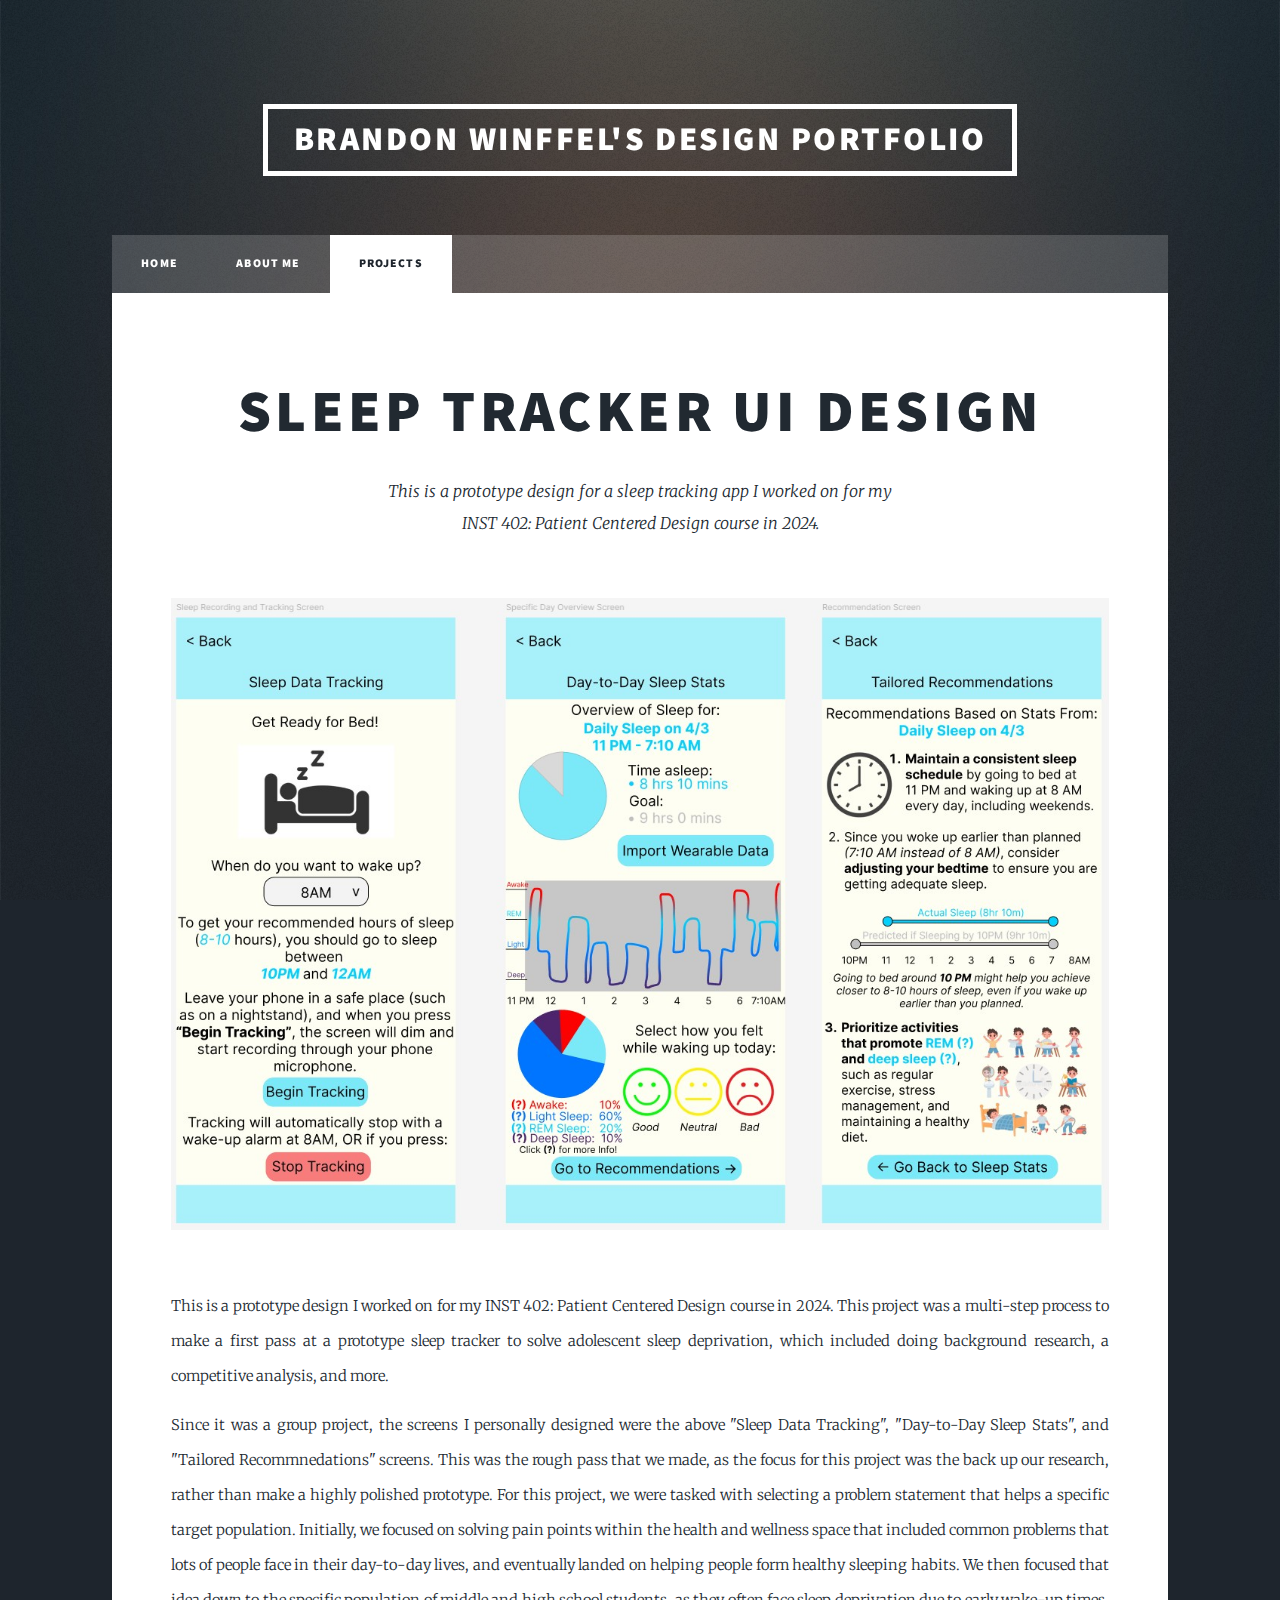
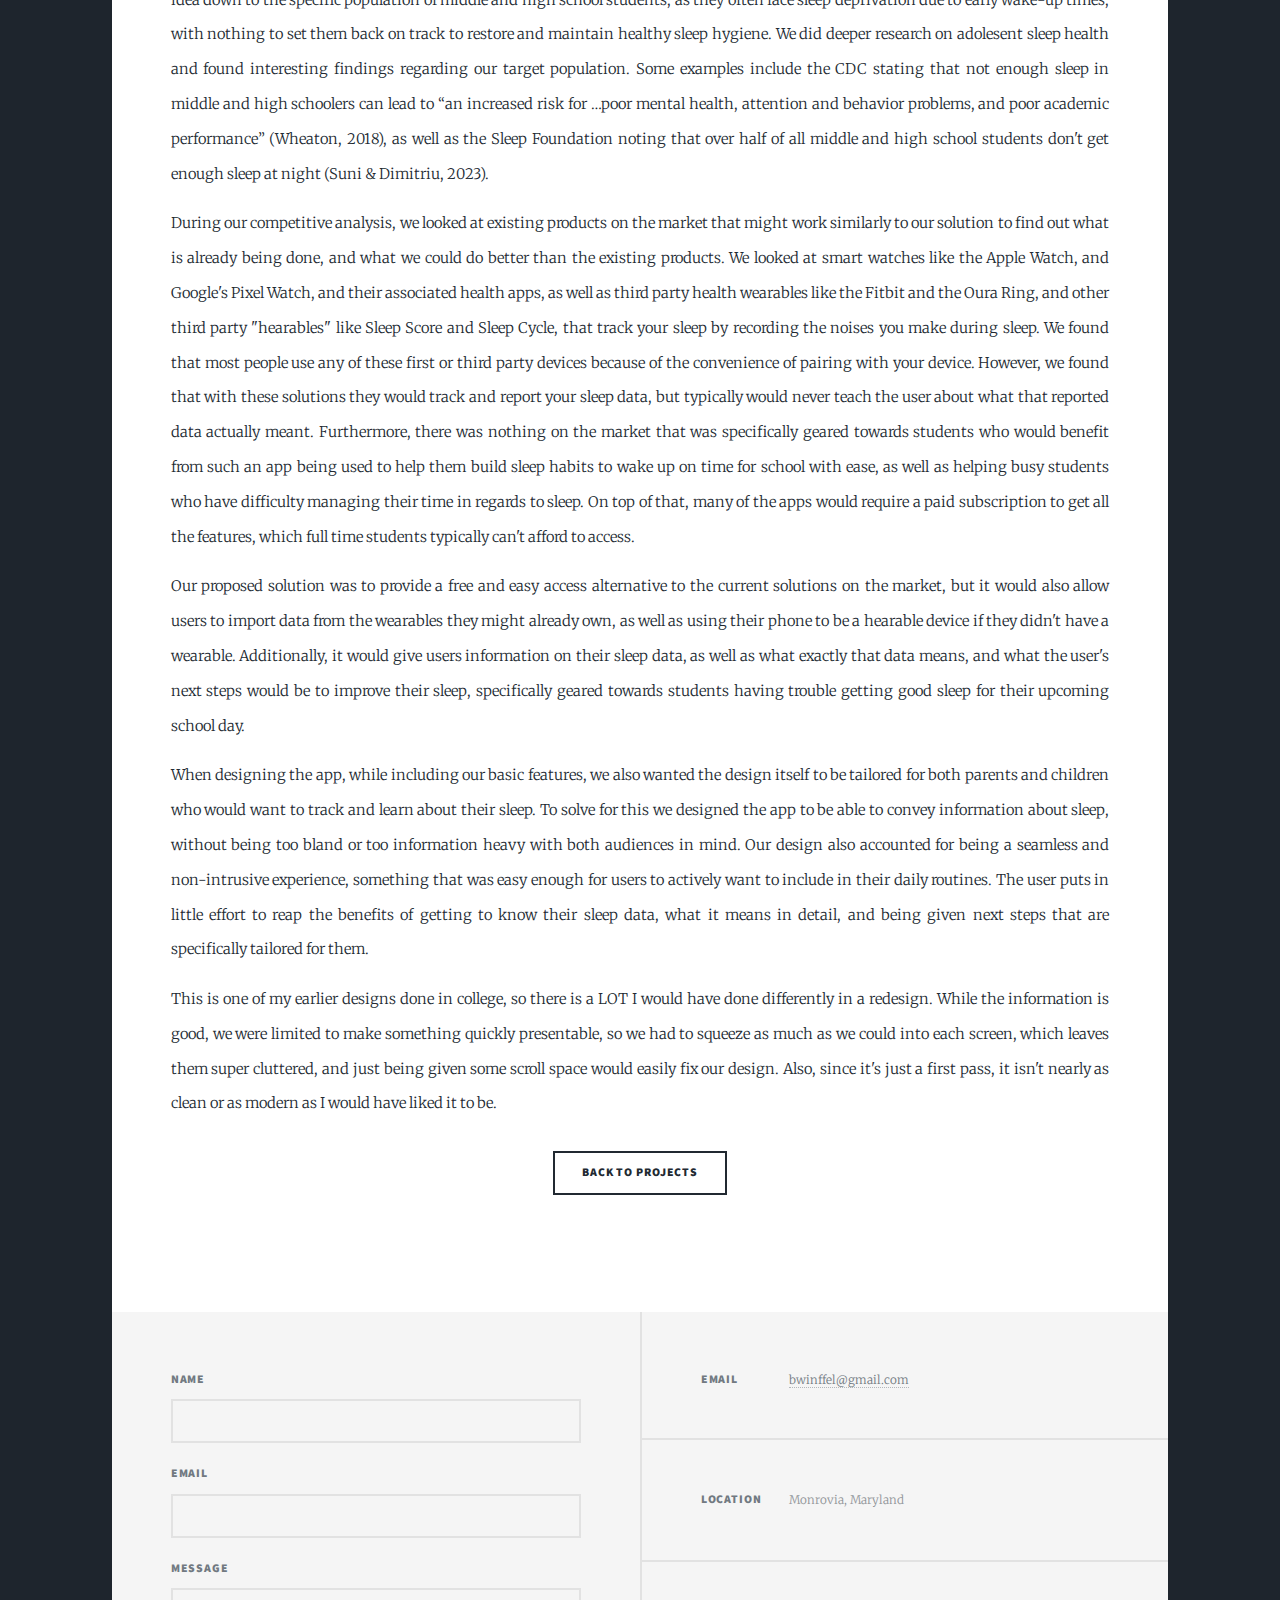
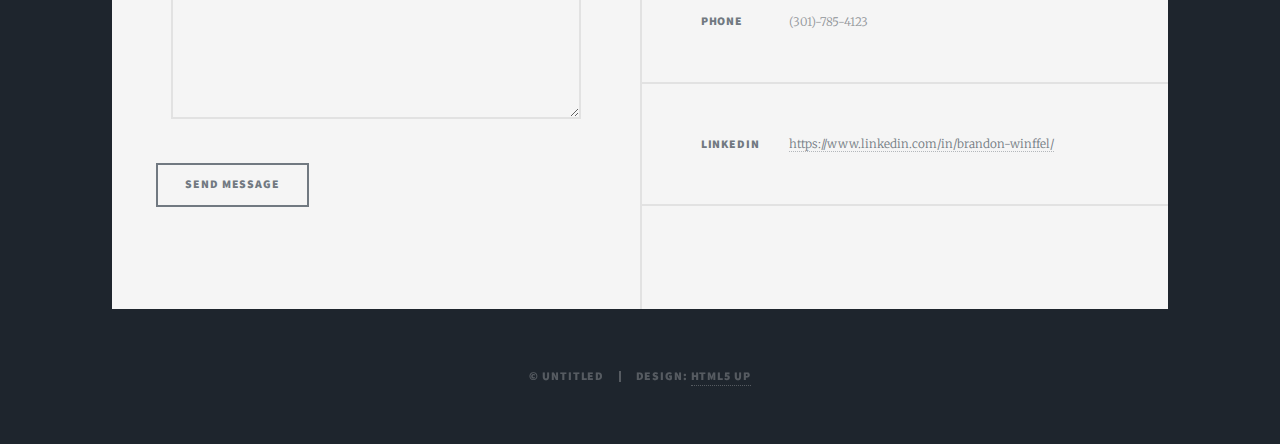
<file: individualProj1.html>
<!DOCTYPE HTML>
<!--
	Massively by HTML5 UP
	html5up.net | @ajlkn
	Free for personal and commercial use under the CCA 3.0 license (html5up.net/license)
-->
<html>
	<head>
		<title>Brandon Winffel's Design Portfolio</title>
		<meta charset="utf-8" />
		<meta name="viewport" content="width=device-width, initial-scale=1, user-scalable=no" />
		<link rel="stylesheet" href="assets/css/main.css" />
		<noscript><link rel="stylesheet" href="assets/css/noscript.css" /></noscript>
	</head>
	<body class="is-preload">

		<!-- Wrapper -->
			<div id="wrapper">

				<!-- Header -->
					<header id="header">
						<a href="index.html" class="logo">Brandon Winffel's Design Portfolio</a>
					</header>

				<!-- Nav -->
					<nav id="nav">
						<ul class="links">
							<li><a href="index.html">Home</a></li>
							<li><a href="aboutme.html">About Me</a></li>
							<li style="display:none;"><a href="elements.html">Elements Reference</a></li>
							<li class="active"><a href="projects.html">Projects</a></li>
						</ul>
						<!-- icons
						<ul class="icons">
							<li><a href="#" class="icon brands fa-twitter"><span class="label">Twitter</span></a></li>
							<li><a href="#" class="icon brands fa-facebook-f"><span class="label">Facebook</span></a></li>
							<li><a href="#" class="icon brands fa-instagram"><span class="label">Instagram</span></a></li>
							<li><a href="#" class="icon brands fa-github"><span class="label">GitHub</span></a></li>
						</ul>
					-->
					</nav>

				<!-- Main -->
					<div id="main">

						<!-- Post -->
							<section class="post">
								<header class="major">
									<h1>Sleep Tracker UI Design<br /></h1>
									<p>This is a prototype design for a sleep tracking app I worked on for my <br /> INST 402: Patient Centered Design course in 2024.</p>
								</header>
								<div class="image main"><img src="images/sleeptrackThumb.jpg" alt="" /></div>
								<p>This is a prototype design I worked on for my INST 402: Patient Centered Design course in 2024. This project was a multi-step process to make a first pass at a prototype sleep tracker to solve adolescent sleep deprivation, which included doing background research, a competitive analysis, and more.
								<p>Since it was a group project, the screens I personally designed were the above "Sleep Data Tracking", "Day-to-Day Sleep Stats", and "Tailored Recommnedations" screens. This was the rough pass that we made, as the focus for this project was the back up our research, rather than make a highly polished prototype. For this project, we were tasked with selecting a problem statement that helps a specific target population. Initially, we focused on solving pain points within the health and wellness space that included common problems that lots of people face in their day-to-day lives, and eventually landed on helping people form healthy sleeping habits. We then focused that idea down to the specific population of middle and high school students, as they often face sleep deprivation due to early wake-up times, with nothing to set them back on track to restore and maintain healthy sleep hygiene. We did deeper research on adolesent sleep health and found interesting findings regarding our target population. Some examples include the CDC stating that not enough sleep in middle and high schoolers can lead to “an increased risk for …poor mental health, attention and behavior problems, and poor academic performance” (Wheaton, 2018), as well as the Sleep Foundation noting that over half of all middle and high school students don't get enough sleep at night (Suni & Dimitriu, 2023). </p>
								<p>During our competitive analysis, we looked at existing products on the market that might work similarly to our solution to find out what is already being done, and what we could do better than the existing products. We looked at smart watches like the Apple Watch, and Google's Pixel Watch, and their associated health apps, as well as third party health wearables like the Fitbit and the Oura Ring, and other third party "hearables" like Sleep Score and Sleep Cycle, that track your sleep by recording the noises you make during sleep. We found that most people use any of these first or third party devices because of the convenience of pairing with your device. However, we found that with these solutions they would track and report your sleep data, but typically would never teach the user about what that reported data actually meant. Furthermore, there was nothing on the market that was specifically geared towards students who would benefit from such an app being used to help them build sleep habits to wake up on time for school with ease, as well as helping busy students who have difficulty managing their time in regards to sleep. On top of that, many of the apps would require a paid subscription to get all the features, which full time students typically can't afford to access.</p>
								<p>Our proposed solution was to provide a free and easy access alternative to the current solutions on the market, but it would also allow users to import data from the wearables they might already own, as well as using their phone to be a hearable device if they didn't have a wearable. Additionally, it would give users information on their sleep data, as well as what exactly that data means, and what the user's next steps would be to improve their sleep, specifically geared towards students having trouble getting good sleep for their upcoming school day.</p>
								<p>When designing the app, while including our basic features, we also wanted the design itself to be tailored for both parents and children who would want to track and learn about their sleep. To solve for this we designed the app to be able to convey information about sleep, without being too bland or too information heavy with both audiences in mind. Our design also accounted for being a seamless and non-intrusive experience, something that was easy enough for users to actively want to include in their daily routines. The user puts in little effort to reap the benefits of getting to know their sleep data, what it means in detail, and being given next steps that are specifically tailored for them.</p>
								<p>This is one of my earlier designs done in college, so there is a LOT I would have done differently in a redesign. While the information is good, we were limited to make something quickly presentable, so we had to squeeze as much as we could into each screen, which leaves them super cluttered, and just being given some scroll space would easily fix our design. Also, since it's just a first pass, it isn't nearly as clean or as modern as I would have liked it to be.</p>
								<ul class="actions special">
									<li><a href="projects.html" class="button">Back to Projects</a></li>
								</ul>
							</section>

					</div>

				<!-- Footer -->
					<footer id="footer">
						<section>
							<form method="post" action="#">
								<div class="fields">
									<div class="field">
										<label for="name">Name</label>
										<input type="text" name="name" id="name" />
									</div>
									<div class="field">
										<label for="email">Email</label>
										<input type="text" name="email" id="email" />
									</div>
									<div class="field">
										<label for="message">Message</label>
										<textarea name="message" id="message" rows="3"></textarea>
									</div>
								</div>
								<ul class="actions">
									<li><input type="submit" value="Send Message" /></li>
								</ul>
							</form>
						</section>
						<section class="split contact">
							<section class="alt">
								<h3>Email</h3>
								<p><a href="mailto:bwinffel@gmail.com">bwinffel@gmail.com</a></p>
							</section>
							<section>
								<h3>Location</h3>
								<p>Monrovia, Maryland</p>
							</section>
							<section>
								<h3>Phone</h3>
								<p>(301)-785-4123</p>
							</section>
							<section>
								<h3>LinkedIn</h3>
								<p><a target="_blank" href="https://www.linkedin.com/in/brandon-winffel/">https://www.linkedin.com/in/brandon-winffel/</a></p>
							</section>
							<section>
<!--								<h3>Social</h3>
								<ul class="icons alt">
									<li><a href="#" class="icon brands alt fa-twitter"><span class="label">Twitter</span></a></li>
									<li><a href="#" class="icon brands alt fa-facebook-f"><span class="label">Facebook</span></a></li>
									<li><a href="#" class="icon brands alt fa-instagram"><span class="label">Instagram</span></a></li>
									<li><a href="#" class="icon brands alt fa-github"><span class="label">GitHub</span></a></li>
								</ul> -->
							</section>
						</section>
					</footer>

				<!-- Copyright -->
					<div id="copyright">
						<ul><li>&copy; Untitled</li><li>Design: <a href="https://html5up.net">HTML5 UP</a></li></ul>
					</div>

			</div>

		<!-- Scripts -->
			<script src="assets/js/jquery.min.js"></script>
			<script src="assets/js/jquery.scrollex.min.js"></script>
			<script src="assets/js/jquery.scrolly.min.js"></script>
			<script src="assets/js/browser.min.js"></script>
			<script src="assets/js/breakpoints.min.js"></script>
			<script src="assets/js/util.js"></script>
			<script src="assets/js/main.js"></script>

	</body>
</html>
</file>
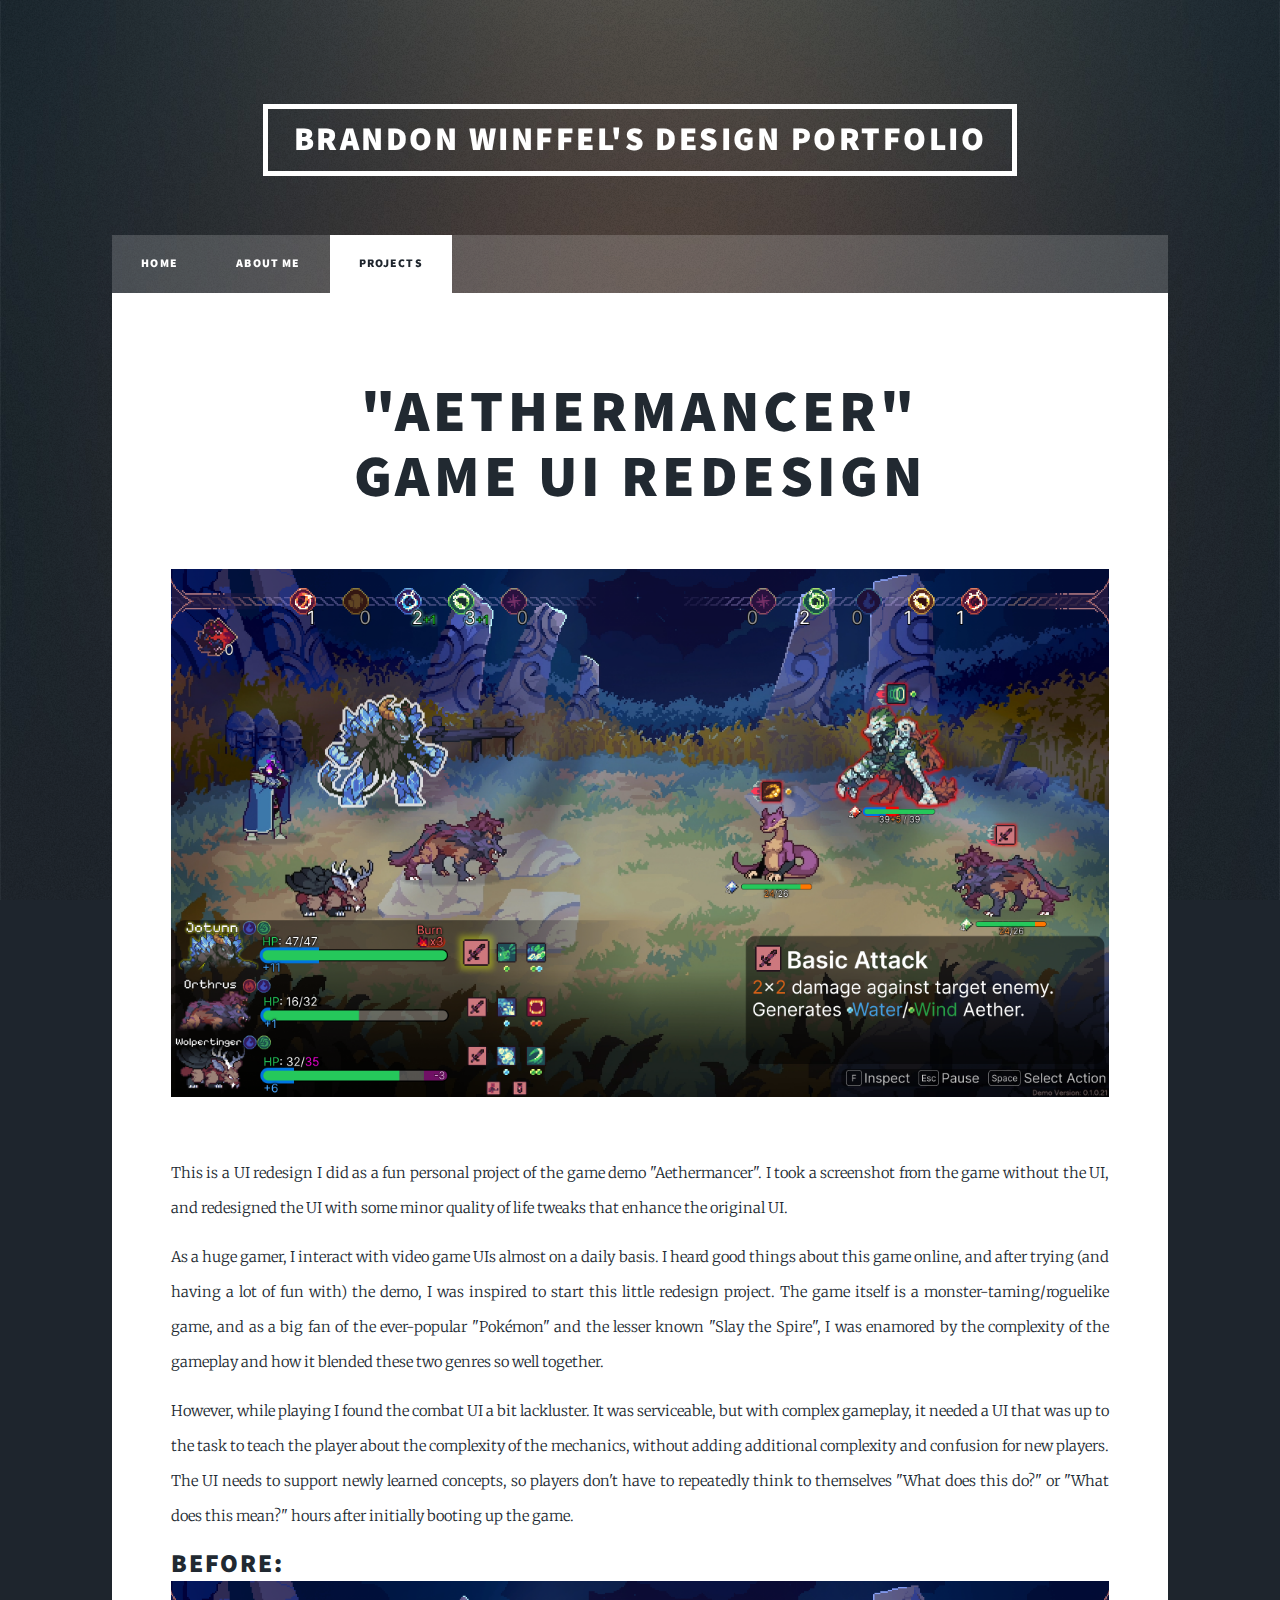
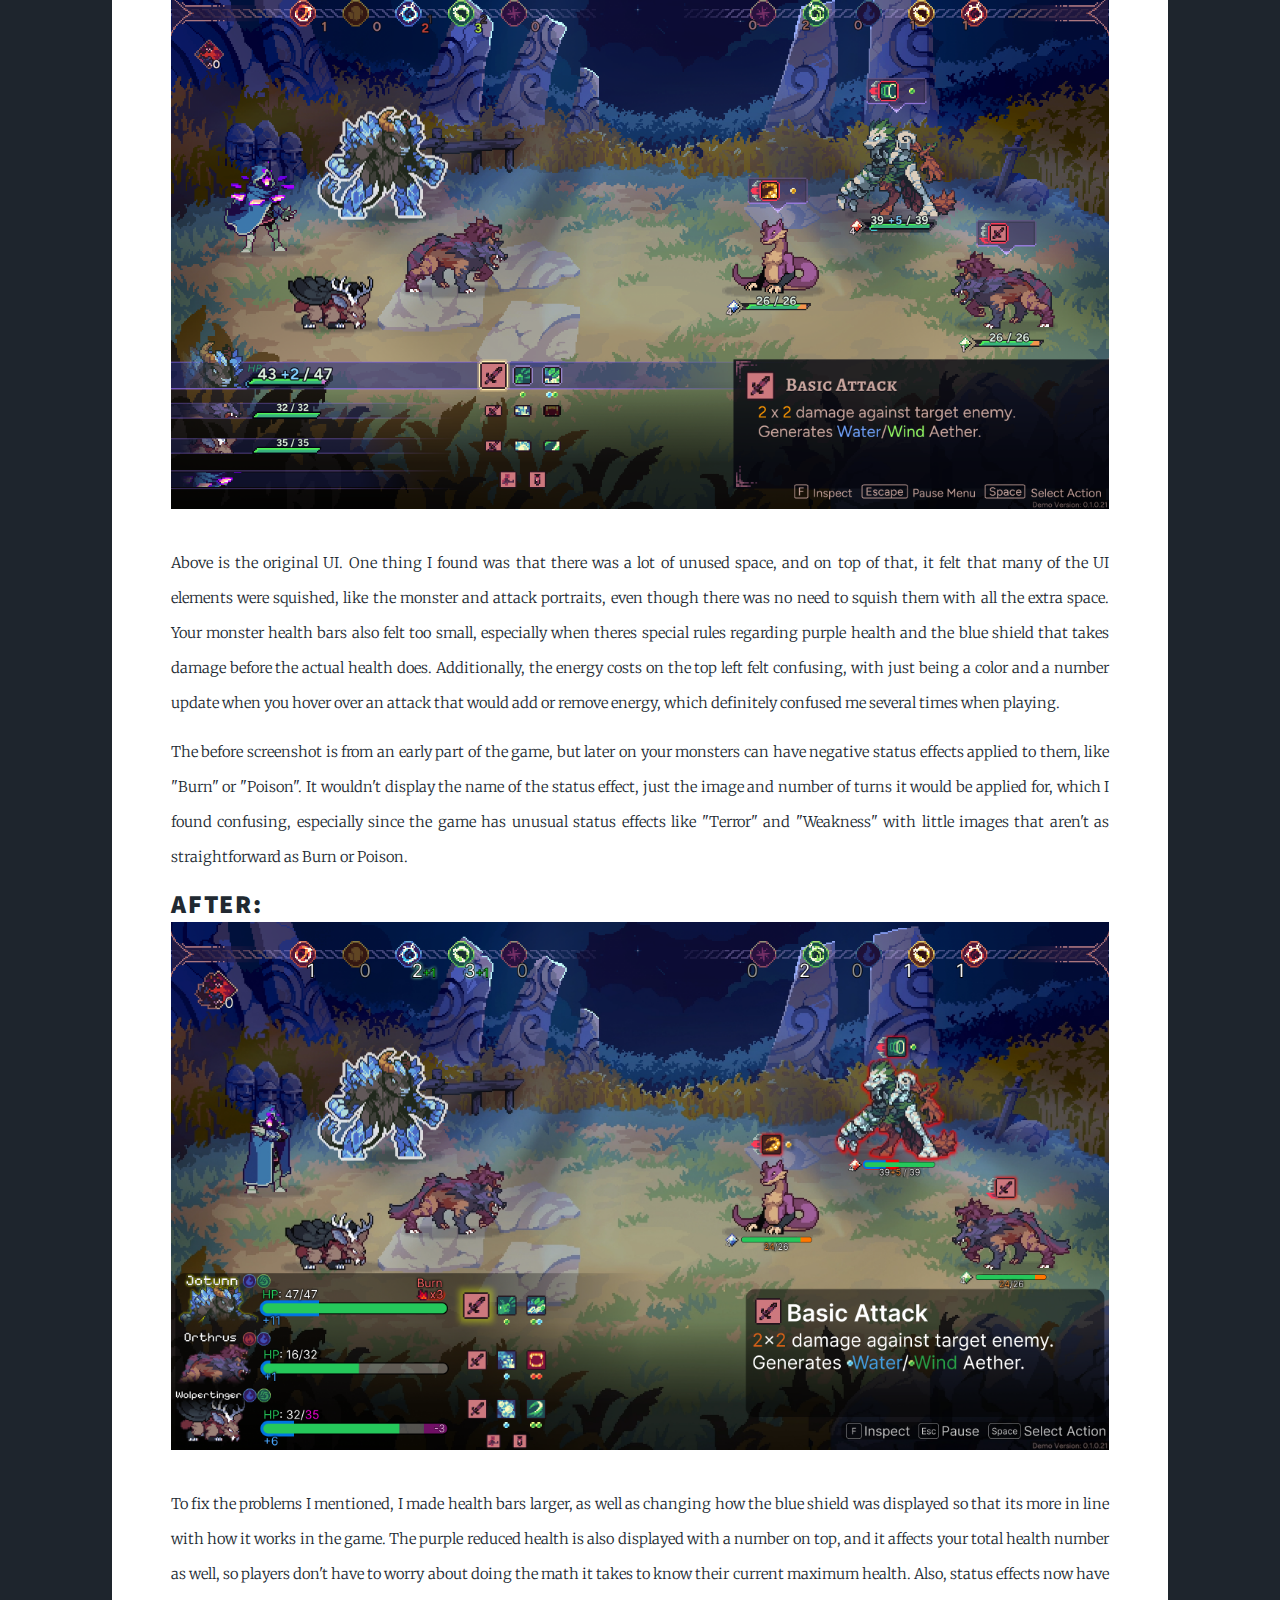
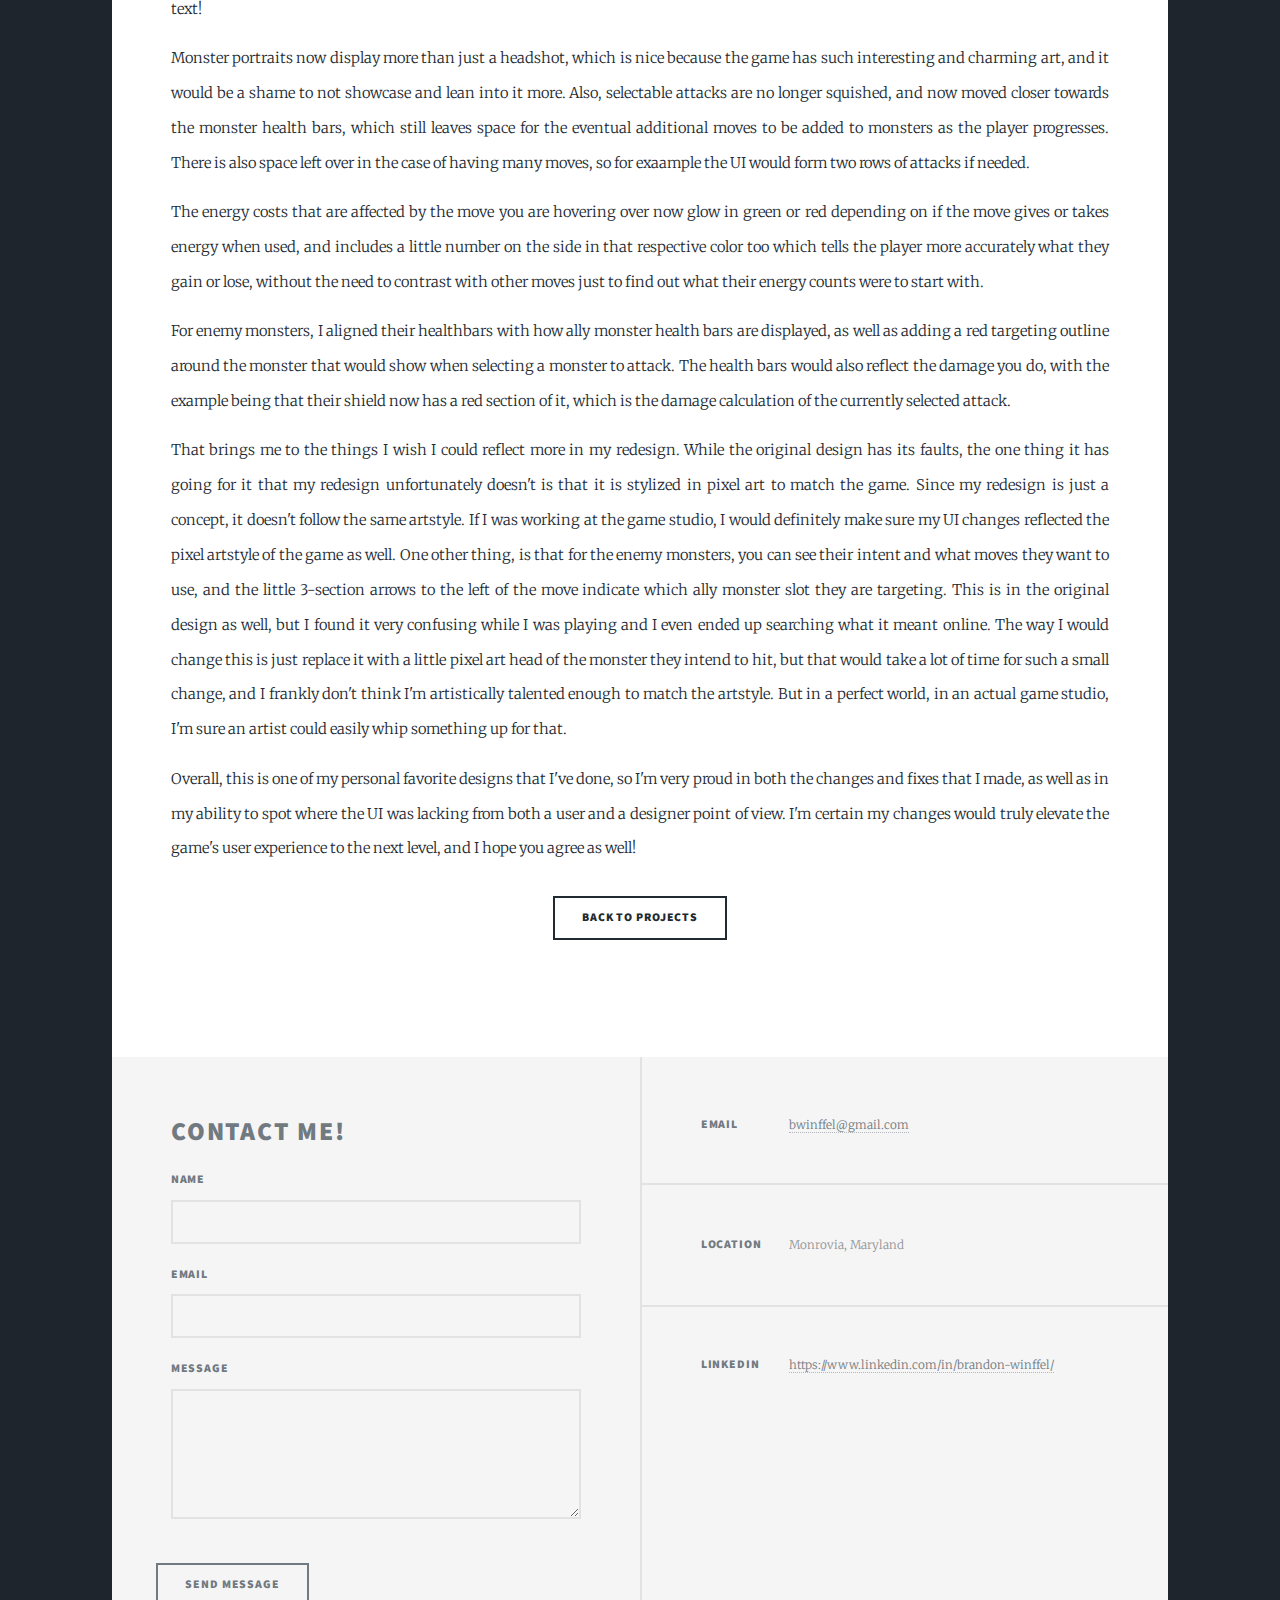
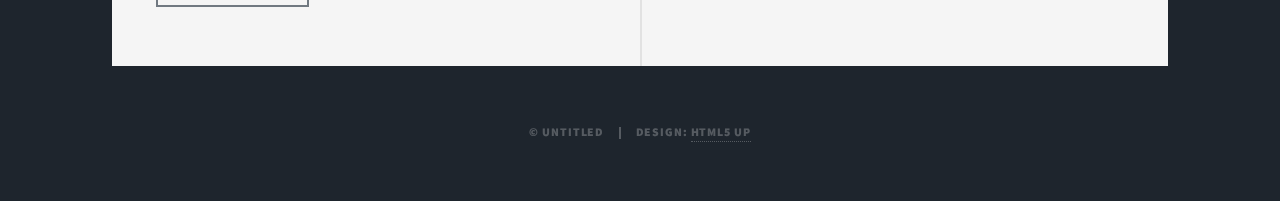
<file: projectAM.html>
<!DOCTYPE HTML>
<!--
	Massively by HTML5 UP
	html5up.net | @ajlkn
	Free for personal and commercial use under the CCA 3.0 license (html5up.net/license)
-->
<html>
	<head>
		<title>Brandon Winffel's Design Portfolio</title>
		<meta charset="utf-8" />
		<meta name="viewport" content="width=device-width, initial-scale=1, user-scalable=no" />
		<link rel="stylesheet" href="assets/css/main.css" />
		<noscript><link rel="stylesheet" href="assets/css/noscript.css" /></noscript>
	</head>
	<body class="is-preload">

		<!-- Wrapper -->
			<div id="wrapper">

				<!-- Header -->
					<header id="header">
						<a href="index.html" class="logo">Brandon Winffel's Design Portfolio</a>
					</header>

				<!-- Nav -->
					<nav id="nav">
						<ul class="links">
							<li><a href="index.html">Home</a></li>
							<li><a href="aboutme.html">About Me</a></li>
							<li style="display:none;"><a href="elements.html">Elements Reference</a></li>
							<li class="active"><a href="projects.html">Projects</a></li>
						</ul>
						<!-- icons
						<ul class="icons">
							<li><a href="#" class="icon brands fa-twitter"><span class="label">Twitter</span></a></li>
							<li><a href="#" class="icon brands fa-facebook-f"><span class="label">Facebook</span></a></li>
							<li><a href="#" class="icon brands fa-instagram"><span class="label">Instagram</span></a></li>
							<li><a href="#" class="icon brands fa-github"><span class="label">GitHub</span></a></li>
						</ul>
					-->
					</nav>

				<!-- Main -->
					<div id="main">

						<!-- Post -->
							<section class="post">
								<header class="major">
									<h1>"Aethermancer" <br /> Game UI Redesign<br /></h1>
								</header>
								<div class="image main"><img src="images/AMafter.png" alt="" /></div>
								<p>This is a UI redesign I did as a fun personal project of the game demo "Aethermancer". I took a screenshot from the game without the UI, and redesigned the UI with some minor quality of life tweaks that enhance the original UI.</p>
								<p>As a huge gamer, I interact with video game UIs almost on a daily basis. I heard good things about this game online, and after trying (and having a lot of fun with) the demo, I was inspired to start this little redesign project. The game itself is a monster-taming/roguelike game, and as a big fan of the ever-popular "Pokémon" and the lesser known "Slay the Spire", I was enamored by the complexity of the gameplay and how it blended these two genres so well together.</p>
								<p>However, while playing I found the combat UI a bit lackluster. It was serviceable, but with complex gameplay, it needed a UI that was up to the task to teach the player about the complexity of the mechanics, without adding additional complexity and confusion for new players. The UI needs to support newly learned concepts, so players don't have to repeatedly think to themselves "What does this do?" or "What does this mean?" hours after initially booting up the game.</p>
								<h2 class="no-bottom-margin">BEFORE:</h2>
								<div class="image fit no-top-margin"><img src="images/AMbefore.png" alt="" /> </div>
								<p>Above is the original UI. One thing I found was that there was a lot of unused space, and on top of that, it felt that many of the UI elements were squished, like the monster and attack portraits, even though there was no need to squish them with all the extra space. Your monster health bars also felt too small, especially when theres special rules regarding purple health and the blue shield that takes damage before the actual health does. Additionally, the energy costs on the top left felt confusing, with just being a color and a number update when you hover over an attack that would add or remove energy, which definitely confused me several times when playing. </p>
								<p>The before screenshot is from an early part of the game, but later on your monsters can have negative status effects applied to them, like "Burn" or "Poison". It wouldn't display the name of the status effect, just the image and number of turns it would be applied for, which I found confusing, especially since the game has unusual status effects like "Terror" and "Weakness" with little images that aren't as straightforward as Burn or Poison. </p>
								<h2 class="no-bottom-margin">AFTER:</h2>
								<div class="image fit no-top-margin"><img src="images/AMafter.png" alt="" /> </div>
								<p>To fix the problems I mentioned, I made health bars larger, as well as changing how the blue shield was displayed so that its more in line with how it works in the game. The purple reduced health is also displayed with a number on top, and it affects your total health number as well, so players don't have to worry about doing the math it takes to know their current maximum health. Also, status effects now have text! </p>
								<p>Monster portraits now display more than just a headshot, which is nice because the game has such interesting and charming art, and it would be a shame to not showcase and lean into it more. Also, selectable attacks are no longer squished, and now moved closer towards the monster health bars, which still leaves space for the eventual additional moves to be added to monsters as the player progresses. There is also space left over in the case of having many moves, so for exaample the UI would form two rows of attacks if needed.</p>
								<p>The energy costs that are affected by the move you are hovering over now glow in green or red depending on if the move gives or takes energy when used, and includes a little number on the side in that respective color too which tells the player more accurately what they gain or lose, without the need to contrast with other moves just to find out what their energy counts were to start with. </p>
								<p>For enemy monsters, I aligned their healthbars with how ally monster health bars are displayed, as well as adding a red targeting outline around the monster that would show when selecting a monster to attack. The health bars would also reflect the damage you do, with the example being that their shield now has a red section of it, which is the damage calculation of the currently selected attack.</p>
								<p>That brings me to the things I wish I could reflect more in my redesign. While the original design has its faults, the one thing it has going for it that my redesign unfortunately doesn't is that it is stylized in pixel art to match the game. Since my redesign is just a concept, it doesn't follow the same artstyle. If I was working at the game studio, I would definitely make sure my UI changes reflected the pixel artstyle of the game as well. One other thing, is that for the enemy monsters, you can see their intent and what moves they want to use, and the little 3-section arrows to the left of the move indicate which ally monster slot they are targeting. This is in the original design as well, but I found it very confusing while I was playing and I even ended up searching what it meant online. The way I would change this is just replace it with a little pixel art head of the monster they intend to hit, but that would take a lot of time for such a small change, and I frankly don't think I'm artistically talented enough to match the artstyle. But in a perfect world, in an actual game studio, I'm sure an artist could easily whip something up for that. </p>
								<p>Overall, this is one of my personal favorite designs that I've done, so I'm very proud in both the changes and fixes that I made, as well as in my ability to spot where the UI was lacking from both a user and a designer point of view. I'm certain my changes would truly elevate the game's user experience to the next level, and I hope you agree as well! </p>
								<ul class="actions special">
									<li><a href="projects.html" class="button">Back to Projects</a></li>
								</ul>
							</section>

					</div>

				<!-- Footer -->
					<footer id="footer">
						<section>
							<header>
								<h2>Contact me!</h2>
							</header>
							<form method="POST" action="https://formsubmit.co/bwinffel@gmail.com">
								<input type="hidden" name="_next" value="https://bwinffel.github.io/thank-you.html">
								<div class="fields">
									<div class="field">
										<label for="name">Name</label>
										<input type="text" name="name" id="name" required />
									</div>
									<div class="field">
										<label for="email">Email</label>
										<input type="text" name="email" id="email" required />
									</div>
									<div class="field">
										<label for="message">Message</label>
										<textarea name="message" id="message" rows="3" required></textarea>
									</div>
								</div>
								<ul class="actions">
									<li><input type="submit" value="Send Message" /></li>
								</ul>
							</form>
						</section>
						<section class="split contact">
							<section class="alt">
								<h3>Email</h3>
								<p><a href="mailto:bwinffel@gmail.com">bwinffel@gmail.com</a></p>
							</section>
							<section>
								<h3>Location</h3>
								<p>Monrovia, Maryland</p>
							</section>
							<section>
								<h3>LinkedIn</h3>
								<p><a target="_blank" href="https://www.linkedin.com/in/brandon-winffel/">https://www.linkedin.com/in/brandon-winffel/</a></p>
							</section>
<!--								<section>
								<h3>Social</h3>
								<ul class="icons alt">
									<li><a href="#" class="icon brands alt fa-twitter"><span class="label">Twitter</span></a></li>
									<li><a href="#" class="icon brands alt fa-facebook-f"><span class="label">Facebook</span></a></li>
									<li><a href="#" class="icon brands alt fa-instagram"><span class="label">Instagram</span></a></li>
									<li><a href="#" class="icon brands alt fa-github"><span class="label">GitHub</span></a></li>
								</ul> 
							</section> -->
						</section>
					</footer>

				<!-- Copyright -->
					<div id="copyright">
						<ul><li>&copy; Untitled</li><li>Design: <a href="https://html5up.net">HTML5 UP</a></li></ul>
					</div>

			</div>

		<!-- Scripts -->
			<script src="assets/js/jquery.min.js"></script>
			<script src="assets/js/jquery.scrollex.min.js"></script>
			<script src="assets/js/jquery.scrolly.min.js"></script>
			<script src="assets/js/browser.min.js"></script>
			<script src="assets/js/breakpoints.min.js"></script>
			<script src="assets/js/util.js"></script>
			<script src="assets/js/main.js"></script>

	</body>
</html>
</file>
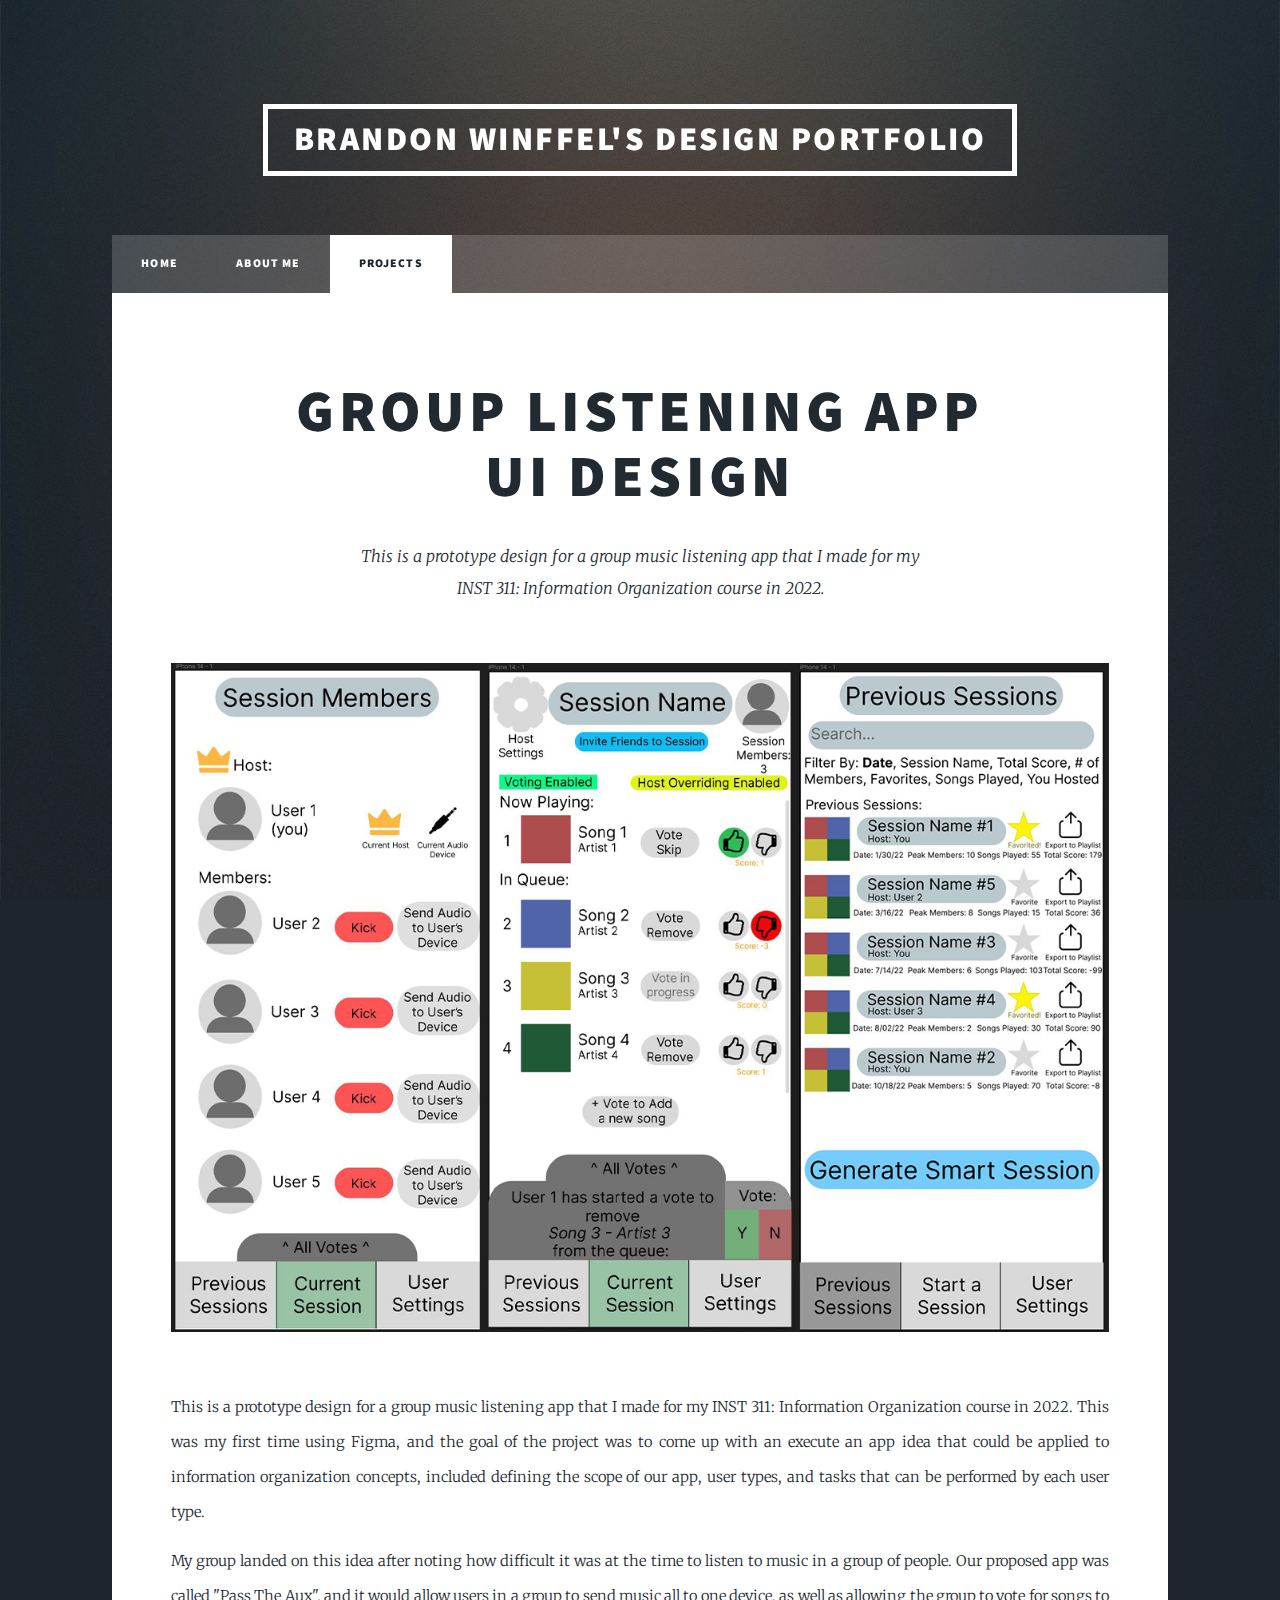
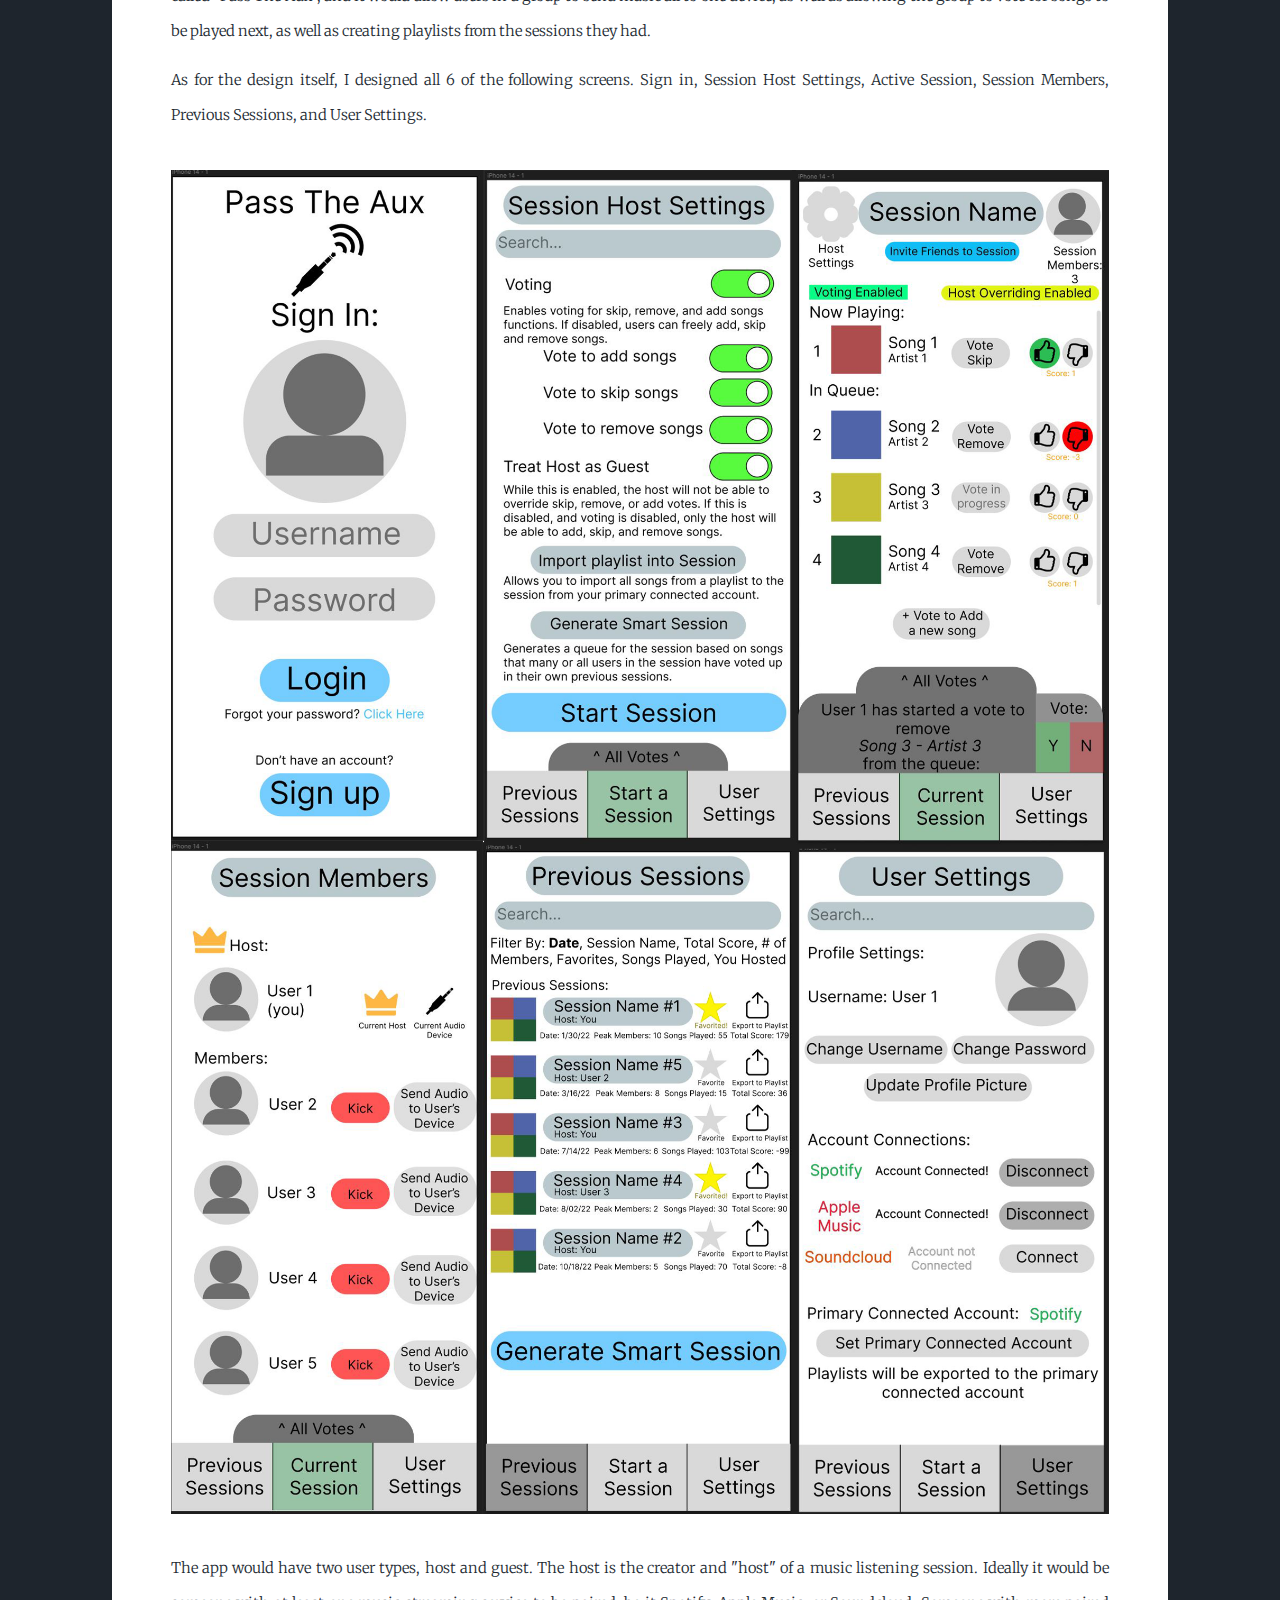
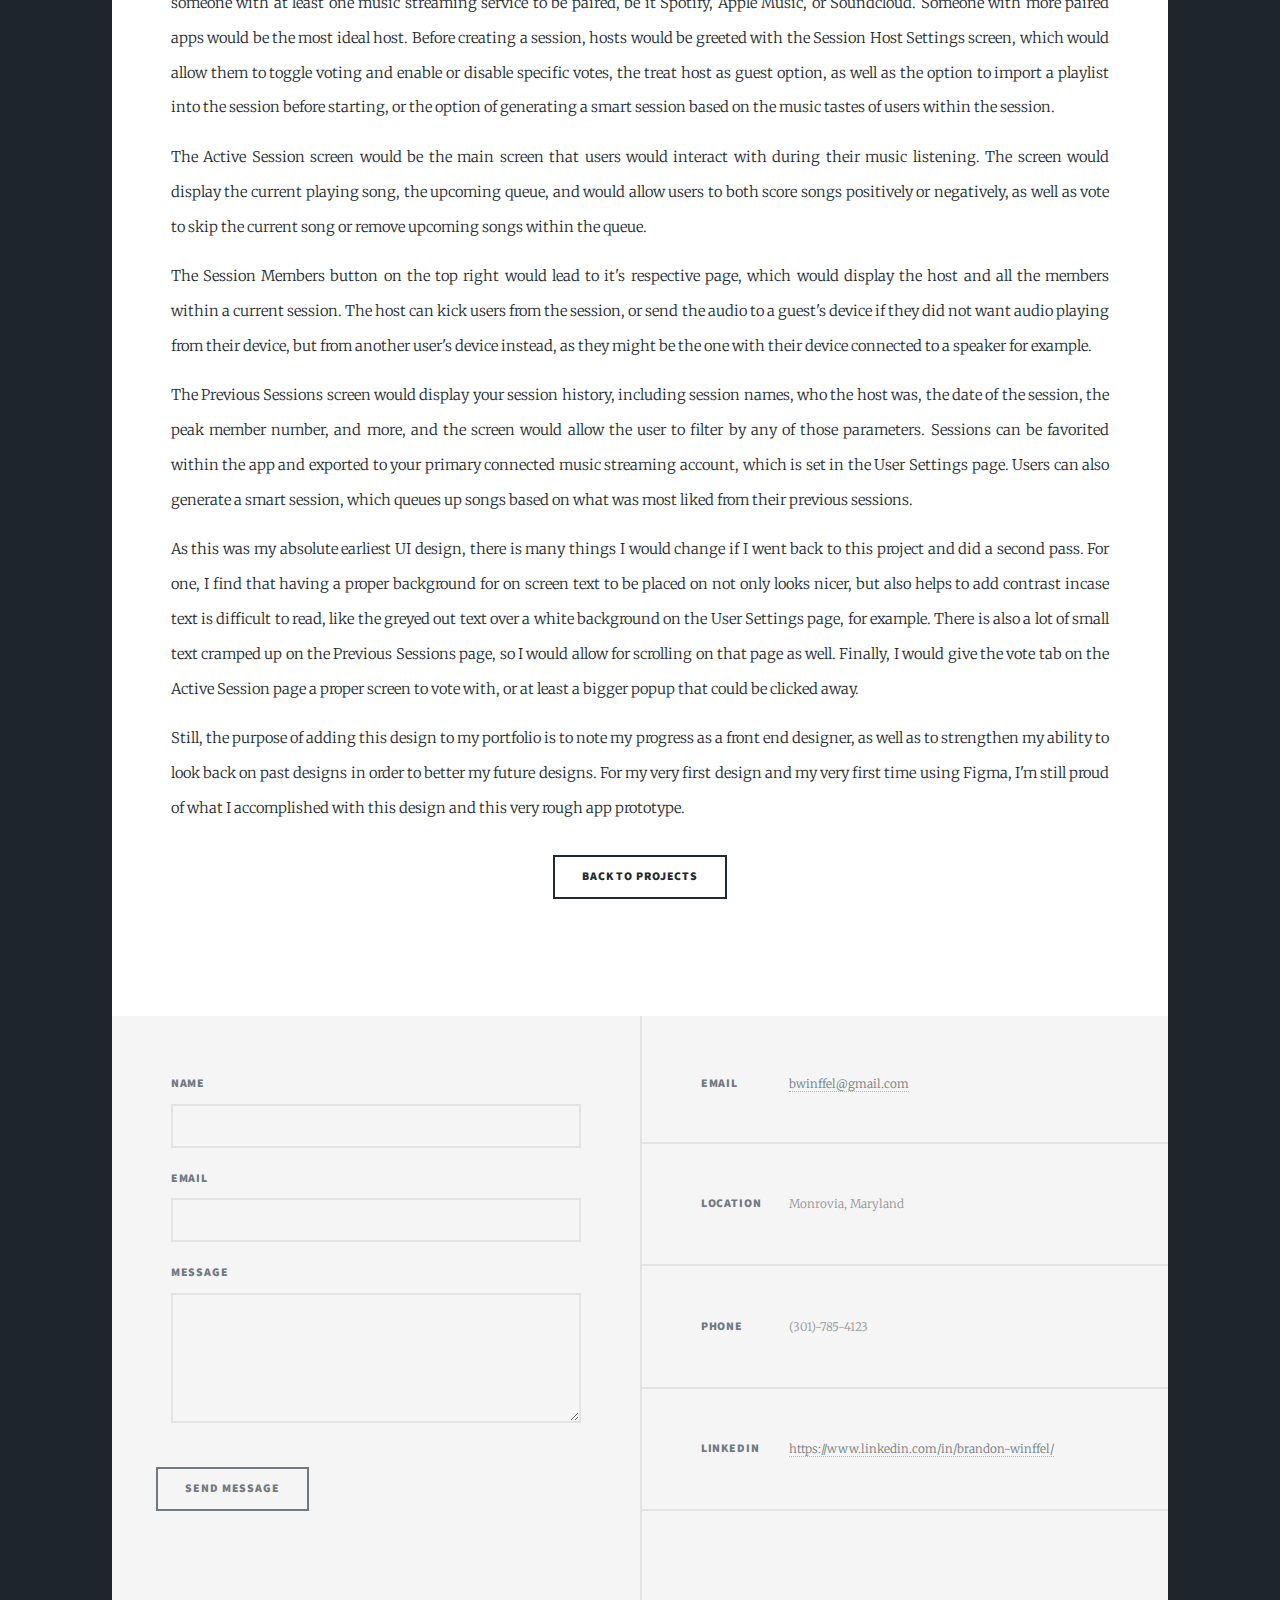
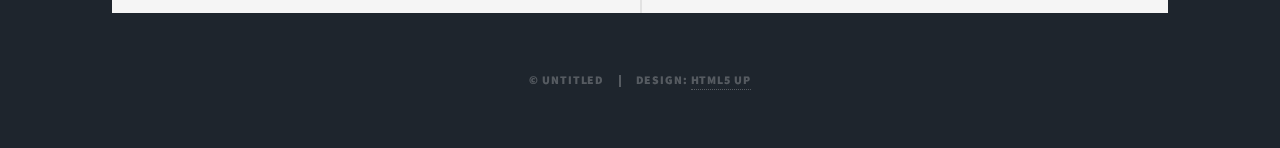
<file: projectAux.html>
<!DOCTYPE HTML>
<!--
	Massively by HTML5 UP
	html5up.net | @ajlkn
	Free for personal and commercial use under the CCA 3.0 license (html5up.net/license)
-->
<html>
	<head>
		<title>Brandon Winffel's Design Portfolio</title>
		<meta charset="utf-8" />
		<meta name="viewport" content="width=device-width, initial-scale=1, user-scalable=no" />
		<link rel="stylesheet" href="assets/css/main.css" />
		<noscript><link rel="stylesheet" href="assets/css/noscript.css" /></noscript>
	</head>
	<body class="is-preload">

		<!-- Wrapper -->
			<div id="wrapper">

				<!-- Header -->
					<header id="header">
						<a href="index.html" class="logo">Brandon Winffel's Design Portfolio</a>
					</header>

				<!-- Nav -->
					<nav id="nav">
						<ul class="links">
							<li><a href="index.html">Home</a></li>
							<li><a href="aboutme.html">About Me</a></li>
							<li style="display:none;"><a href="elements.html">Elements Reference</a></li>
							<li class="active"><a href="projects.html">Projects</a></li>
						</ul>
						<!-- icons
						<ul class="icons">
							<li><a href="#" class="icon brands fa-twitter"><span class="label">Twitter</span></a></li>
							<li><a href="#" class="icon brands fa-facebook-f"><span class="label">Facebook</span></a></li>
							<li><a href="#" class="icon brands fa-instagram"><span class="label">Instagram</span></a></li>
							<li><a href="#" class="icon brands fa-github"><span class="label">GitHub</span></a></li>
						</ul>
					-->
					</nav>

				<!-- Main -->
					<div id="main">

						<!-- Post -->
							<section class="post">
								<header class="major">
									<h1>Group Listening App <br /> UI Design<br /></h1>
									<p>This is a prototype design for a group music listening app that I made for my <br /> INST 311: Information Organization course in 2022.<br /> </p>
								</header>
								<div class="image main"><img src="images/auxThumb1.png" alt="" /></div>
								<p>This is a prototype design for a group music listening app that I made for my INST 311: Information Organization course in 2022. This was my first time using Figma, and the goal of the project was to come up with an execute an app idea that could be applied to information organization concepts, included defining the scope of our app, user types, and tasks that can be performed by each user type.</p>
								<p>My group landed on this idea after noting how difficult it was at the time to listen to music in a group of people. Our proposed app was called "Pass The Aux", and it would allow users in a group to send music all to one device, as well as allowing the group to vote for songs to be played next, as well as creating playlists from the sessions they had.</p>
								<p>As for the design itself, I designed all 6 of the following screens. Sign in, Session Host Settings, Active Session, Session Members, Previous Sessions, and User Settings.</p>
								<div class="image fit"><img src="images/auxAllScreens.png" alt="" /></div>
								<p>The app would have two user types, host and guest. The host is the creator and "host" of a music listening session. Ideally it would be someone with at least one music streaming service to be paired, be it Spotify, Apple Music, or Soundcloud. Someone with more paired apps would be the most ideal host. Before creating a session, hosts would be greeted with the Session Host Settings screen, which would allow them to toggle voting and enable or disable specific votes, the treat host as guest option, as well as the option to import a playlist into the session before starting, or the option of generating a smart session based on the music tastes of users within the session. </p>
								<p>The Active Session screen would be the main screen that users would interact with during their music listening. The screen would display the current playing song, the upcoming queue, and would allow users to both score songs positively or negatively, as well as vote to skip the current song or remove upcoming songs within the queue.</p>
								<p>The Session Members button on the top right would lead to it's respective page, which would display the host and all the members within a current session. The host can kick users from the session, or send the audio to a guest's device if they did not want audio playing from their device, but from another user's device instead, as they might be the one with their device connected to a speaker for example.</p>
								<p>The Previous Sessions screen would display your session history, including session names, who the host was, the date of the session, the peak member number, and more, and the screen would allow the user to filter by any of those parameters. Sessions can be favorited within the app and exported to your primary connected music streaming account, which is set in the User Settings page. Users can also generate a smart session, which queues up songs based on what was most liked from their previous sessions.</p>
								<p>As this was my absolute earliest UI design, there is many things I would change if I went back to this project and did a second pass. For one, I find that having a proper background for on screen text to be placed on not only looks nicer, but also helps to add contrast incase text is difficult to read, like the greyed out text over a white background on the User Settings page, for example. There is also a lot of small text cramped up on the Previous Sessions page, so I would allow for scrolling on that page as well. Finally, I would give the vote tab on the Active Session page a proper screen to vote with, or at least a bigger popup that could be clicked away.</p>
								<p>Still, the purpose of adding this design to my portfolio is to note my progress as a front end designer, as well as to strengthen my ability to look back on past designs in order to better my future designs. For my very first design and my very first time using Figma, I'm still proud of what I accomplished with this design and this very rough app prototype.</p>
								<ul class="actions special">
									<li><a href="projects.html" class="button">Back to Projects</a></li>
								</ul>
							</section>

					</div>

				<!-- Footer -->
					<footer id="footer">
						<section>
							<form method="post" action="#">
								<div class="fields">
									<div class="field">
										<label for="name">Name</label>
										<input type="text" name="name" id="name" />
									</div>
									<div class="field">
										<label for="email">Email</label>
										<input type="text" name="email" id="email" />
									</div>
									<div class="field">
										<label for="message">Message</label>
										<textarea name="message" id="message" rows="3"></textarea>
									</div>
								</div>
								<ul class="actions">
									<li><input type="submit" value="Send Message" /></li>
								</ul>
							</form>
						</section>
						<section class="split contact">
							<section class="alt">
								<h3>Email</h3>
								<p><a href="mailto:bwinffel@gmail.com">bwinffel@gmail.com</a></p>
							</section>
							<section>
								<h3>Location</h3>
								<p>Monrovia, Maryland</p>
							</section>
							<section>
								<h3>Phone</h3>
								<p>(301)-785-4123</p>
							</section>
							<section>
								<h3>LinkedIn</h3>
								<p><a target="_blank" href="https://www.linkedin.com/in/brandon-winffel/">https://www.linkedin.com/in/brandon-winffel/</a></p>
							</section>
							<section>
<!--								<h3>Social</h3>
								<ul class="icons alt">
									<li><a href="#" class="icon brands alt fa-twitter"><span class="label">Twitter</span></a></li>
									<li><a href="#" class="icon brands alt fa-facebook-f"><span class="label">Facebook</span></a></li>
									<li><a href="#" class="icon brands alt fa-instagram"><span class="label">Instagram</span></a></li>
									<li><a href="#" class="icon brands alt fa-github"><span class="label">GitHub</span></a></li>
								</ul> -->
							</section>
						</section>
					</footer>

				<!-- Copyright -->
					<div id="copyright">
						<ul><li>&copy; Untitled</li><li>Design: <a href="https://html5up.net">HTML5 UP</a></li></ul>
					</div>

			</div>

		<!-- Scripts -->
			<script src="assets/js/jquery.min.js"></script>
			<script src="assets/js/jquery.scrollex.min.js"></script>
			<script src="assets/js/jquery.scrolly.min.js"></script>
			<script src="assets/js/browser.min.js"></script>
			<script src="assets/js/breakpoints.min.js"></script>
			<script src="assets/js/util.js"></script>
			<script src="assets/js/main.js"></script>

	</body>
</html>
</file>
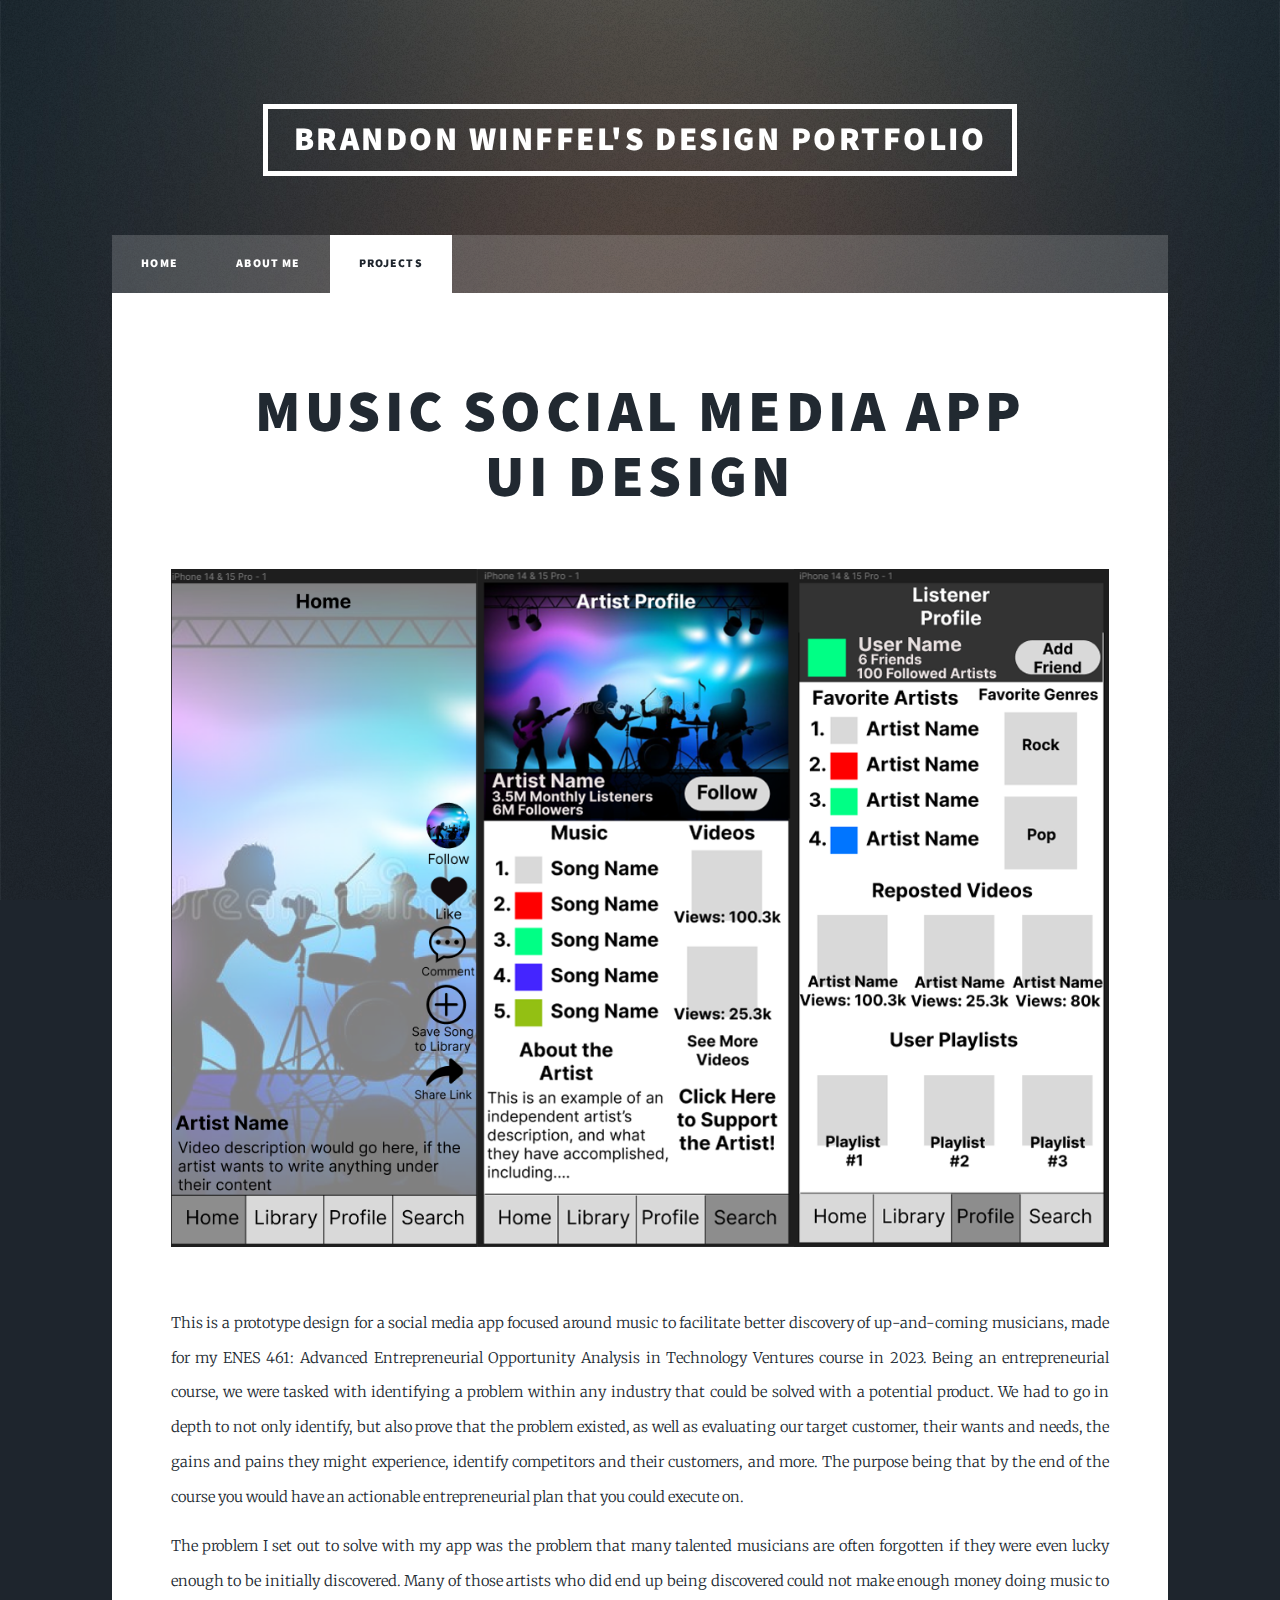
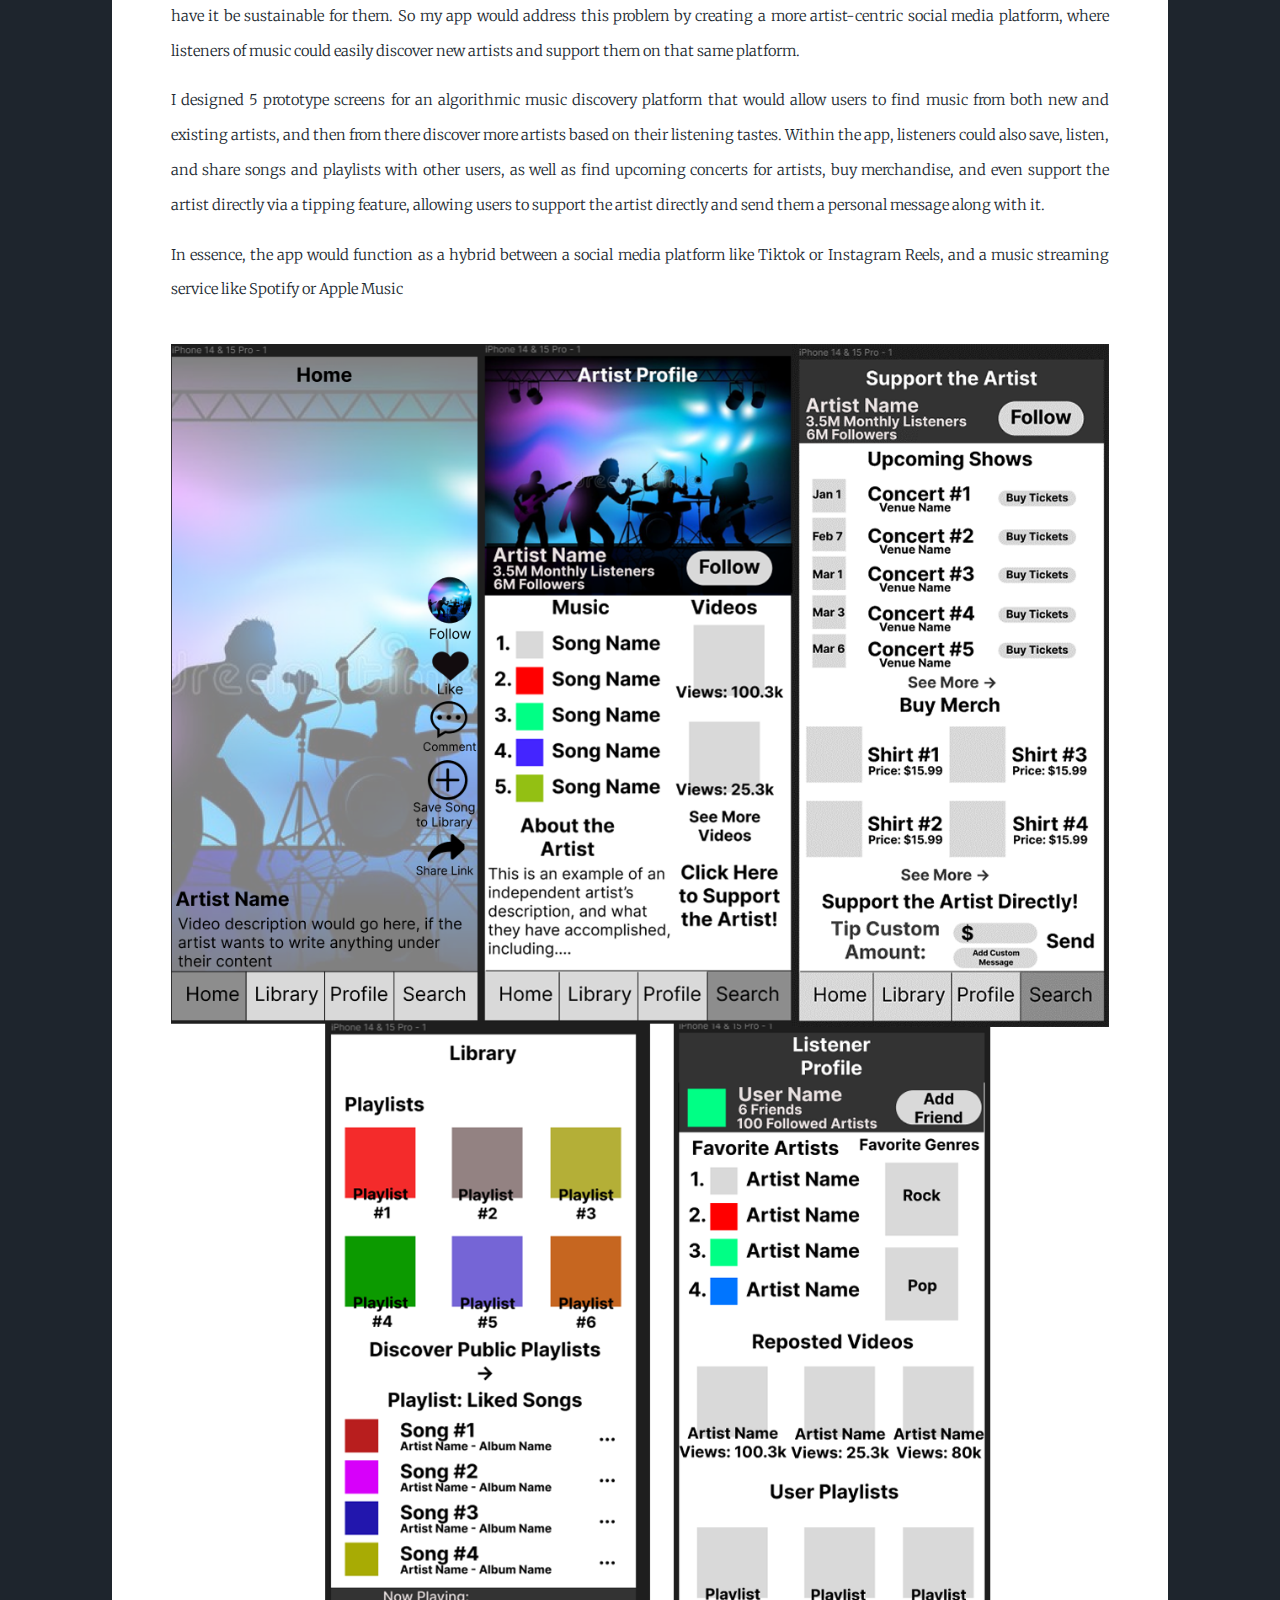
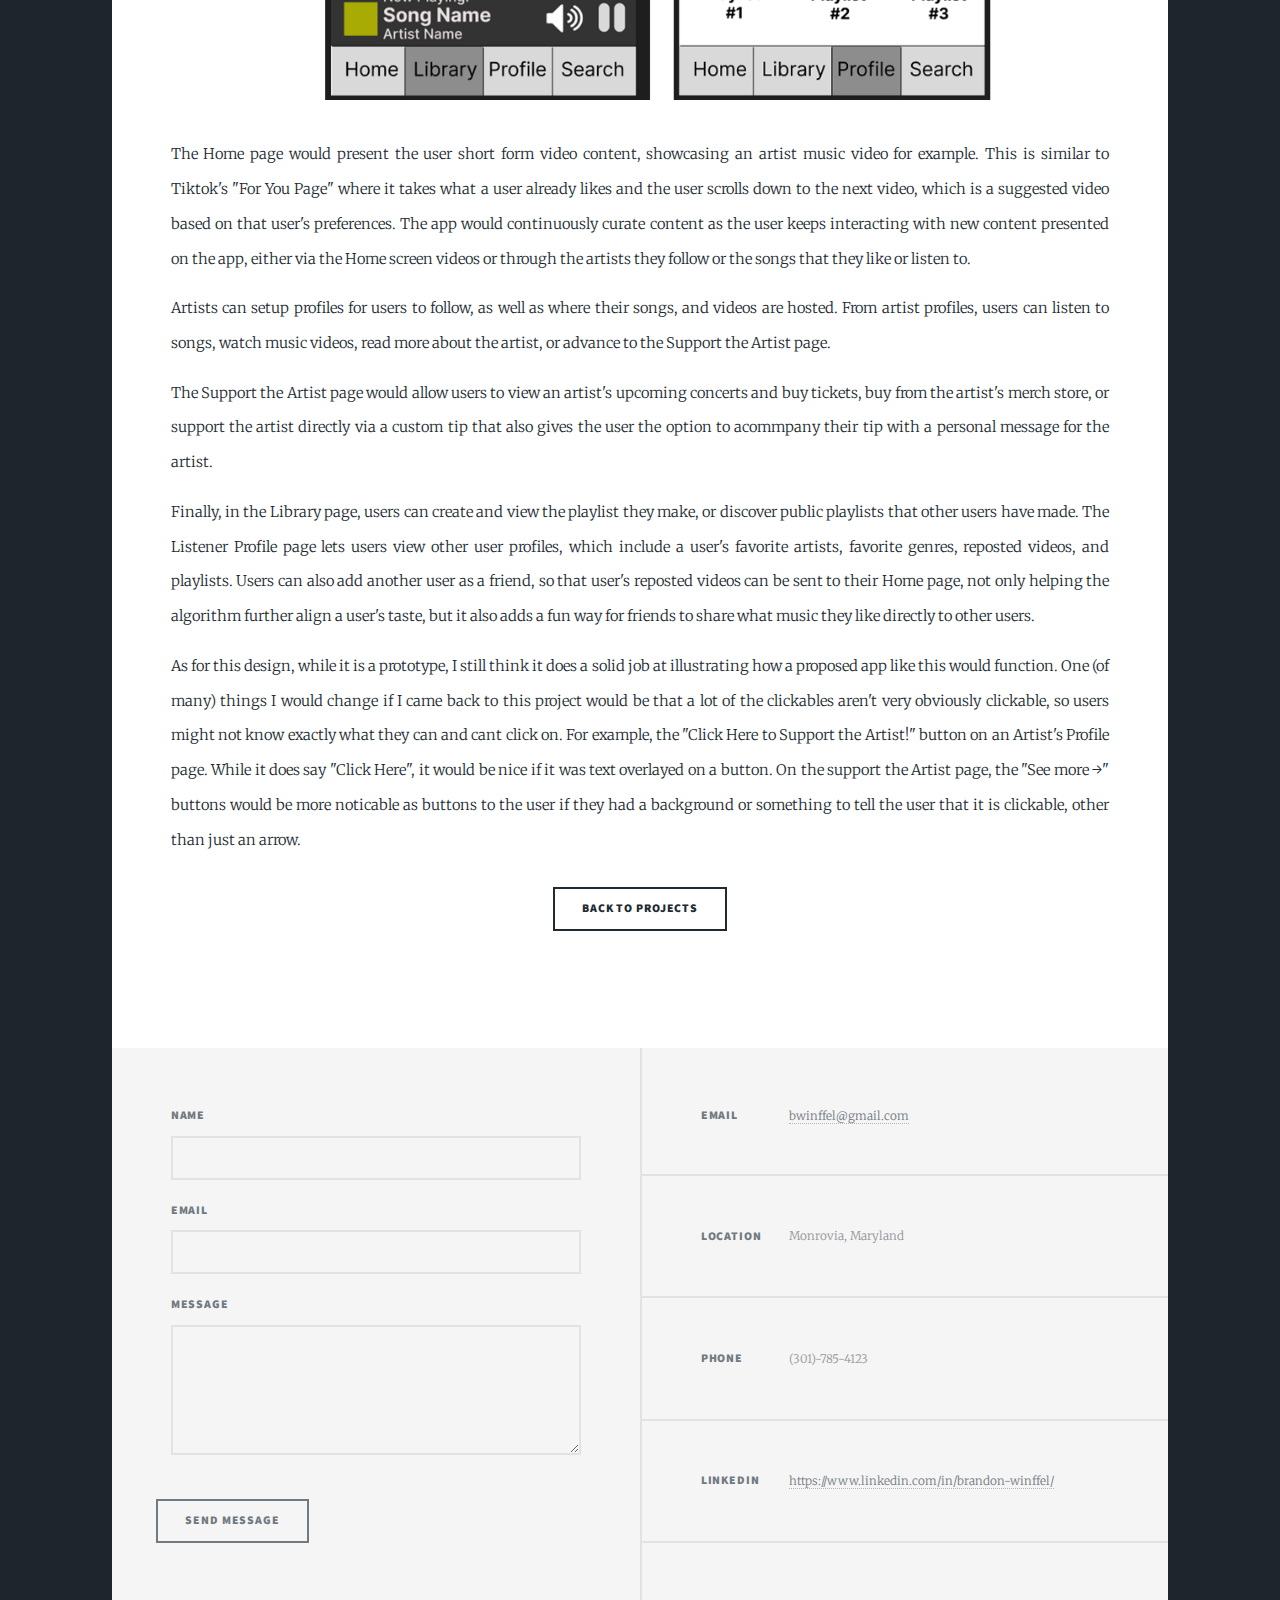
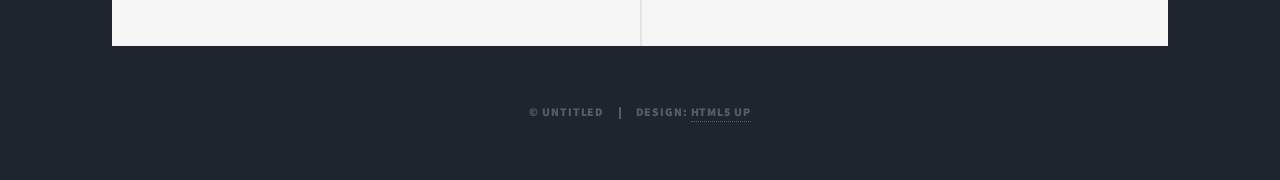
<file: projectENES.html>
<!DOCTYPE HTML>
<!--
	Massively by HTML5 UP
	html5up.net | @ajlkn
	Free for personal and commercial use under the CCA 3.0 license (html5up.net/license)
-->
<html>
	<head>
		<title>Brandon Winffel's Design Portfolio</title>
		<meta charset="utf-8" />
		<meta name="viewport" content="width=device-width, initial-scale=1, user-scalable=no" />
		<link rel="stylesheet" href="assets/css/main.css" />
		<noscript><link rel="stylesheet" href="assets/css/noscript.css" /></noscript>
	</head>
	<body class="is-preload">

		<!-- Wrapper -->
			<div id="wrapper">

				<!-- Header -->
					<header id="header">
						<a href="index.html" class="logo">Brandon Winffel's Design Portfolio</a>
					</header>

				<!-- Nav -->
					<nav id="nav">
						<ul class="links">
							<li><a href="index.html">Home</a></li>
							<li><a href="aboutme.html">About Me</a></li>
							<li style="display:none;"><a href="elements.html">Elements Reference</a></li>
							<li class="active"><a href="projects.html">Projects</a></li>
						</ul>
						<!-- icons
						<ul class="icons">
							<li><a href="#" class="icon brands fa-twitter"><span class="label">Twitter</span></a></li>
							<li><a href="#" class="icon brands fa-facebook-f"><span class="label">Facebook</span></a></li>
							<li><a href="#" class="icon brands fa-instagram"><span class="label">Instagram</span></a></li>
							<li><a href="#" class="icon brands fa-github"><span class="label">GitHub</span></a></li>
						</ul>
					-->
					</nav>

				<!-- Main -->
					<div id="main">

						<!-- Post -->
							<section class="post">
								<header class="major">
									<h1>Music Social Media App <br /> UI Design<br /></h1>
								</header>
								<div class="image main"><img src="images/enesThumb.png" alt="" /></div>
								<p>This is a prototype design for a social media app focused around music to facilitate better discovery of up-and-coming musicians, made for my ENES 461: Advanced Entrepreneurial Opportunity Analysis in Technology Ventures course in 2023. Being an entrepreneurial course, we were tasked with identifying a problem within any industry that could be solved with a potential product. We had to go in depth to not only identify, but also prove that the problem existed, as well as evaluating our target customer, their wants and needs, the gains and pains they might experience, identify competitors and their customers, and more. The purpose being that by the end of the course you would have an actionable entrepreneurial plan that you could execute on.</p>
								<p>The problem I set out to solve with my app was the problem that many talented musicians are often forgotten if they were even lucky enough to be initially discovered. Many of those artists who did end up being discovered could not make enough money doing music to have it be sustainable for them. So my app would address this problem by creating a more artist-centric social media platform, where listeners of music could easily discover new artists and support them on that same platform.</p>
								<p>I designed 5 prototype screens for an algorithmic music discovery platform that would allow users to find music from both new and existing artists, and then from there discover more artists based on their listening tastes. Within the app, listeners could also save, listen, and share songs and playlists with other users, as well as find upcoming concerts for artists, buy merchandise, and even support the artist directly via a tipping feature, allowing users to support the artist directly and send them a personal message along with it.</p>
								<p>In essence, the app would function as a hybrid between a social media platform like Tiktok or Instagram Reels, and a music streaming service like Spotify or Apple Music</p>
								<div class="image fit"><img src="images/enesAllScreens.png" alt="" /></div>
								<p>The Home page would present the user short form video content, showcasing an artist music video for example. This is similar to Tiktok's "For You Page" where it takes what a user already likes and the user scrolls down to the next video, which is a suggested video based on that user's preferences. The app would continuously curate content as the user keeps interacting with new content presented on the app, either via the Home screen videos or through the artists they follow or the songs that they like or listen to. </p>
								<p>Artists can setup profiles for users to follow, as well as where their songs, and videos are hosted. From artist profiles, users can listen to songs, watch music videos, read more about the artist, or advance to the Support the Artist page.</p>
								<p>The Support the Artist page would allow users to view an artist's upcoming concerts and buy tickets, buy from the artist's merch store, or support the artist directly via a custom tip that also gives the user the option to acommpany their tip with a personal message for the artist.</p>
								<p>Finally, in the Library page, users can create and view the playlist they make, or discover public playlists that other users have made. The Listener Profile page lets users view other user profiles, which include a user's favorite artists, favorite genres, reposted videos, and playlists. Users can also add another user as a friend, so that user's reposted videos can be sent to their Home page, not only helping the algorithm further align a user's taste, but it also adds a fun way for friends to share what music they like directly to other users. </p>
								<p>As for this design, while it is a prototype, I still think it does a solid job at illustrating how a proposed app like this would function. One (of many) things I would change if I came back to this project would be that a lot of the clickables aren't very obviously clickable, so users might not know exactly what they can and cant click on. For example, the "Click Here to Support the Artist!" button on an Artist's Profile page. While it does say "Click Here", it would be nice if it was text overlayed on a button. On the support the Artist page, the "See more →" buttons would be more noticable as buttons to the user if they had a background or something to tell the user that it is clickable, other than just an arrow.</p>
								<ul class="actions special">
									<li><a href="projects.html" class="button">Back to Projects</a></li>
								</ul>
							</section>

					</div>

				<!-- Footer -->
					<footer id="footer">
						<section>
							<form method="post" action="#">
								<div class="fields">
									<div class="field">
										<label for="name">Name</label>
										<input type="text" name="name" id="name" />
									</div>
									<div class="field">
										<label for="email">Email</label>
										<input type="text" name="email" id="email" />
									</div>
									<div class="field">
										<label for="message">Message</label>
										<textarea name="message" id="message" rows="3"></textarea>
									</div>
								</div>
								<ul class="actions">
									<li><input type="submit" value="Send Message" /></li>
								</ul>
							</form>
						</section>
						<section class="split contact">
							<section class="alt">
								<h3>Email</h3>
								<p><a href="mailto:bwinffel@gmail.com">bwinffel@gmail.com</a></p>
							</section>
							<section>
								<h3>Location</h3>
								<p>Monrovia, Maryland</p>
							</section>
							<section>
								<h3>Phone</h3>
								<p>(301)-785-4123</p>
							</section>
							<section>
								<h3>LinkedIn</h3>
								<p><a target="_blank" href="https://www.linkedin.com/in/brandon-winffel/">https://www.linkedin.com/in/brandon-winffel/</a></p>
							</section>
							<section>
<!--								<h3>Social</h3>
								<ul class="icons alt">
									<li><a href="#" class="icon brands alt fa-twitter"><span class="label">Twitter</span></a></li>
									<li><a href="#" class="icon brands alt fa-facebook-f"><span class="label">Facebook</span></a></li>
									<li><a href="#" class="icon brands alt fa-instagram"><span class="label">Instagram</span></a></li>
									<li><a href="#" class="icon brands alt fa-github"><span class="label">GitHub</span></a></li>
								</ul> -->
							</section>
						</section>
					</footer>

				<!-- Copyright -->
					<div id="copyright">
						<ul><li>&copy; Untitled</li><li>Design: <a href="https://html5up.net">HTML5 UP</a></li></ul>
					</div>

			</div>

		<!-- Scripts -->
			<script src="assets/js/jquery.min.js"></script>
			<script src="assets/js/jquery.scrollex.min.js"></script>
			<script src="assets/js/jquery.scrolly.min.js"></script>
			<script src="assets/js/browser.min.js"></script>
			<script src="assets/js/breakpoints.min.js"></script>
			<script src="assets/js/util.js"></script>
			<script src="assets/js/main.js"></script>

	</body>
</html>
</file>
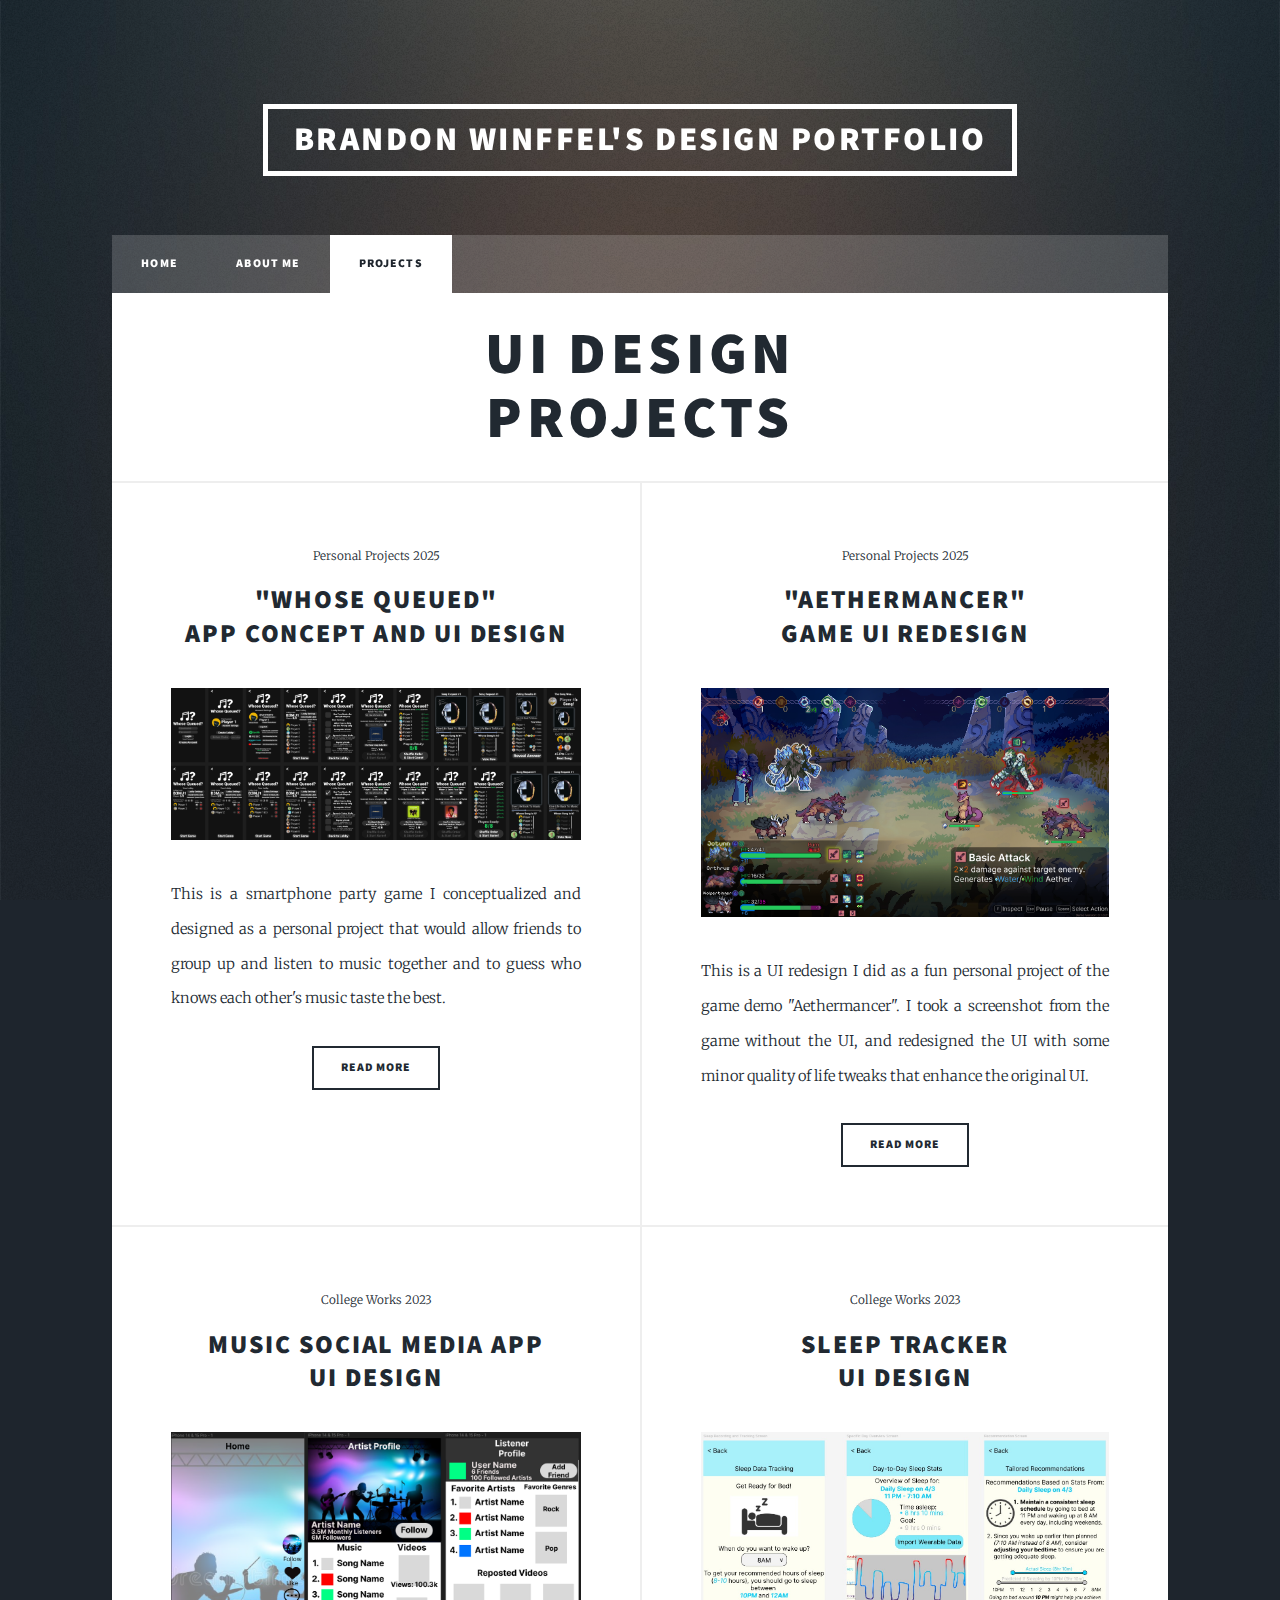
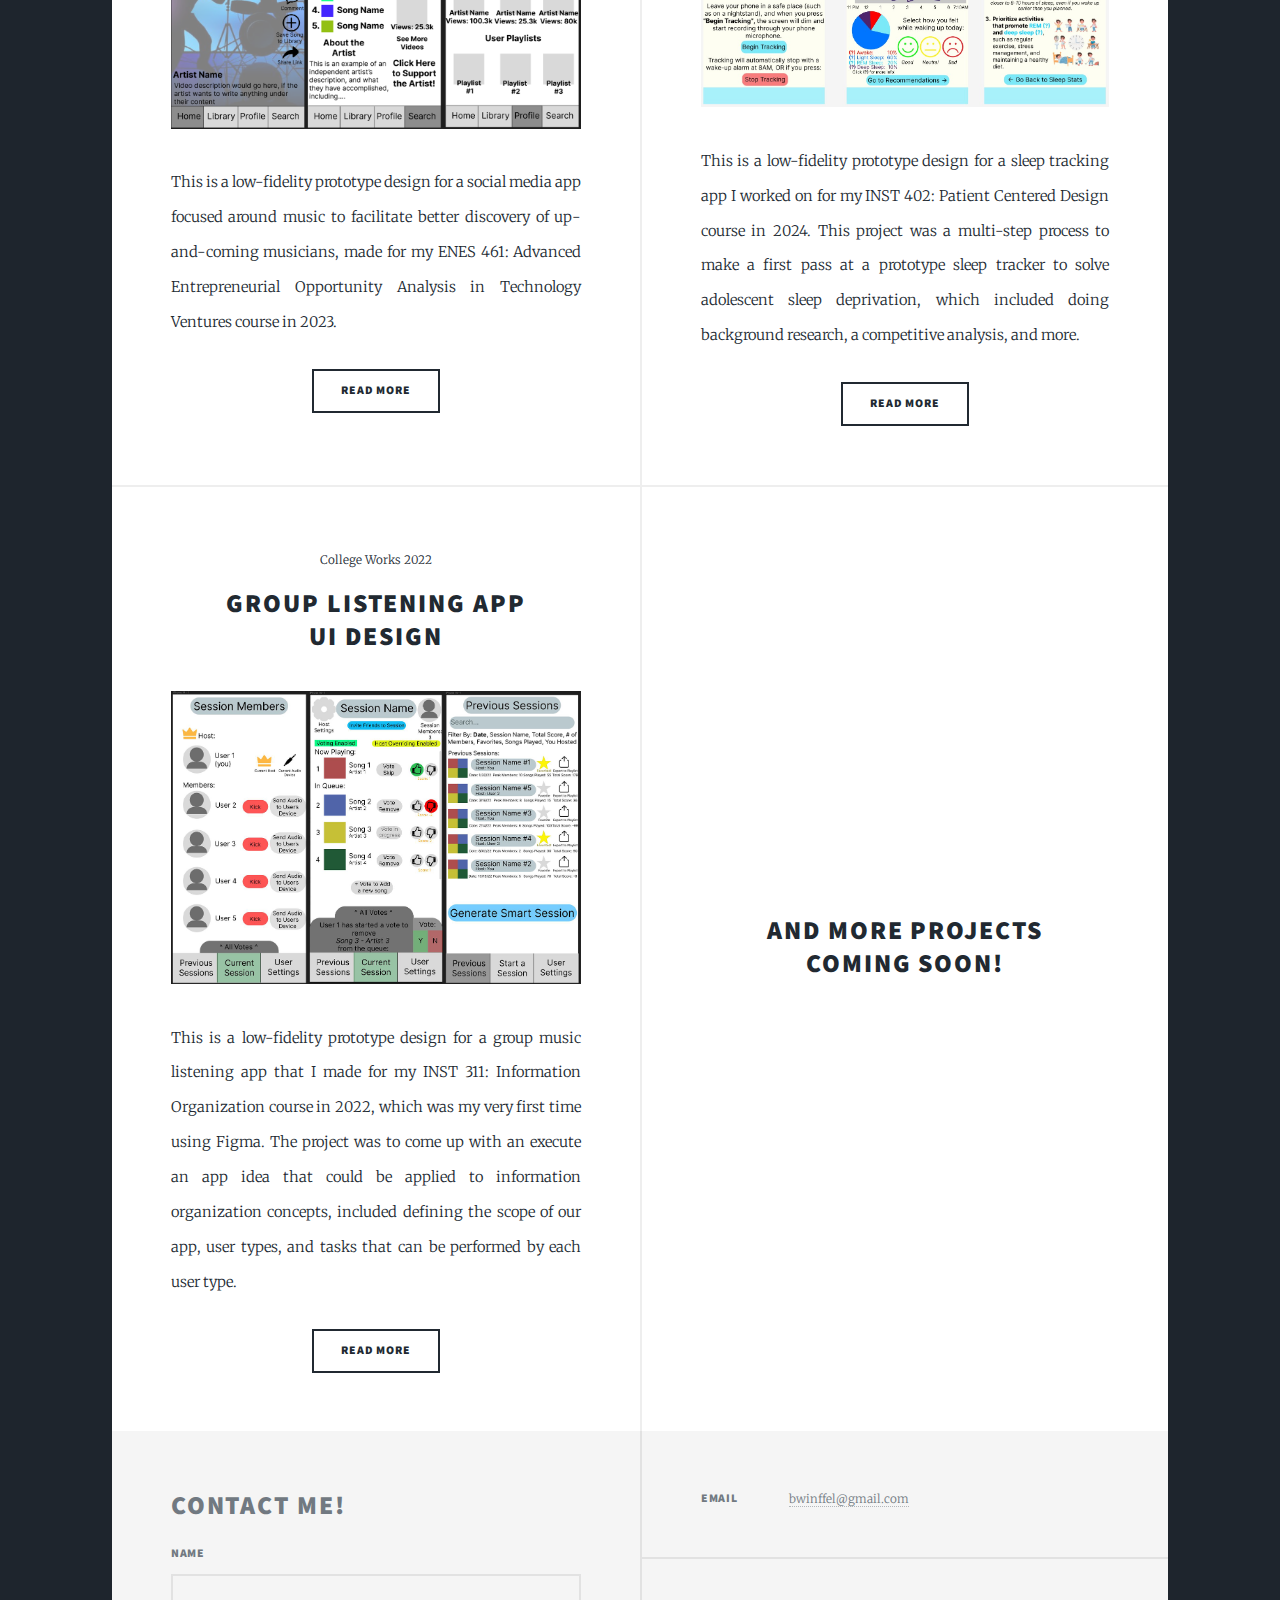
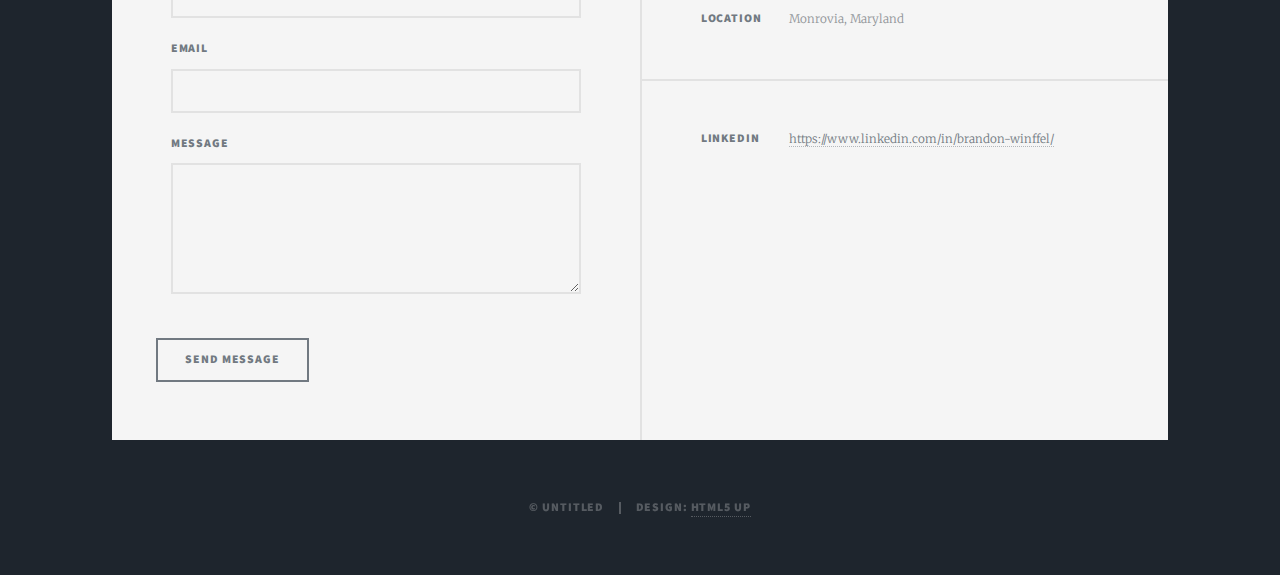
<file: projects.html>
<!DOCTYPE HTML>
<!--
	Massively by HTML5 UP
	html5up.net | @ajlkn
	Free for personal and commercial use under the CCA 3.0 license (html5up.net/license)
-->
<html>
	<head>
		<title>Brandon Winffel's Design Portfolio</title>
		<meta charset="utf-8" />
		<meta name="viewport" content="width=device-width, initial-scale=1, user-scalable=no" />
		<link rel="stylesheet" href="assets/css/main.css" />
		<noscript><link rel="stylesheet" href="assets/css/noscript.css" /></noscript>
	</head>
	<body class="is-preload">

		<!-- Wrapper -->
			<div id="wrapper">

				<!-- Header -->
					<header id="header">
						<a href="index.html" class="logo">Brandon Winffel's Design Portfolio</a>
					</header>

				<!-- Nav Bar -->
					<nav id="nav">
						<ul class="links">
							<li><a href="index.html">Home</a></li>
							<li><a href="aboutme.html">About Me</a></li>
							<li style="display:none;"> <a href="elements.html">Elements Reference </a></li>
							<li  class="active"><a href="projects.html">Projects</a></li>
						</ul>
					<!-- icons
						<ul class="icons">
							<li><a href="#" class="icon brands fa-twitter"><span class="label">Twitter</span></a></li>
							<li><a href="#" class="icon brands fa-facebook-f"><span class="label">Facebook</span></a></li>
							<li><a href="#" class="icon brands fa-instagram"><span class="label">Instagram</span></a></li>
							<li><a href="#" class="icon brands fa-github"><span class="label">GitHub</span></a></li>
						</ul>
					-->
					</nav>

				<!-- Main -->
					<div id="main">
							</article>
								<header class="major">
									<h1>UI Design<br />
									Projects</h1>
								</header>
						<!-- Posts -->
							<section class="posts">
								<article>
									<header>
										<span class="date">Personal Projects 2025</span>
										<h2><a href="projectWQ.html">"Whose Queued"<br />
										App Concept and UI Design</a></h2>
									</header>
									<a href="projectWQ.html" class="image fit"><img src="images/Whose Queued Thumbs.png" alt="" /></a>
									<p>This is a smartphone party game I conceptualized and designed as a personal project that would allow friends to group up and listen to music together and to guess who knows each other's music taste the best.  </p>
									<ul class="actions special">
										<li><a href="projectWQ.html" class="button">Read More</a></li>
									</ul>
								</article>
								<article>
									<header>
										<span class="date">Personal Projects 2025</span>
										<h2><a href="projectAM.html">"Aethermancer"<br />
										Game UI Redesign</a></h2>
									</header>
									<a href="projectAM.html" class="image fit"><img src="images/AMafter.png" alt="" /></a>
									<p>This is a UI redesign I did as a fun personal project of the game demo "Aethermancer". I took a screenshot from the game without the UI, and redesigned the UI with some minor quality of life tweaks that enhance the original UI.</p>
									<ul class="actions special">
										<li><a href="projectAM.html" class="button">Read More</a></li>
									</ul>
								</article>
								<article>
									<header>
										<span class="date">College Works 2023</span>
										<h2><a href="projectENES.html">Music Social Media App<br />
										UI Design</a></h2>
									</header>
									<a href="projectENES.html" class="image fit"><img src="images/enesThumb.png" alt="" /></a>
									<p>This is a low-fidelity prototype design for a social media app focused around music to facilitate better discovery of up-and-coming musicians, made for my ENES 461: Advanced Entrepreneurial Opportunity Analysis in Technology Ventures course in 2023.</p>
									<ul class="actions special">
										<li><a href="projectENES.html" class="button">Read More</a></li>
									</ul>
								</article>
								<article>
									<header>
										<span class="date">College Works 2023</span>
										<h2><a href="projectST.html">Sleep Tracker<br />
										UI Design</a></h2>
									</header>
									<a href="projectST.html" class="image fit"><img src="images/sleeptrackThumb.jpg" alt="" /></a>
									<p>This is a low-fidelity prototype design for a sleep tracking app I worked on for my INST 402: Patient Centered Design course in 2024. This project was a multi-step process to make a first pass at a prototype sleep tracker to solve adolescent sleep deprivation, which included doing background research, a competitive analysis, and more.</p>
									<ul class="actions special">
										<li><a href="projectST.html" class="button">Read More</a></li>
									</ul>
								</article>
								<article>
									<header>
										<span class="date">College Works 2022</span>
										<h2><a href="projectAux.html">Group Listening App<br />
										UI Design</a></h2>
									</header>
									<a href="projectAux.html" class="image fit"><img src="images/auxThumb1.png" alt="" /></a>
									<p>This is a low-fidelity prototype design for a group music listening app that I made for my INST 311: Information Organization course in 2022, which was my very first time using Figma. The project was to come up with an execute an app idea that could be applied to information organization concepts, included defining the scope of our app, user types, and tasks that can be performed by each user type.</p>
									<ul class="actions special">
										<li><a href="projectAux.html" class="button">Read More</a></li>
									</ul>
								</article>
								<article class="coming-soon">
									<header>
										<h2>And more projects<br />
											coming soon!</h2>
									</header>
								</article>
							</section>
					<!-- Footer -->
						<!-- get rid of style to show again--> <footer style="display:none;">
								<div class="pagination">
									<!--<a href="#" class="previous">Prev</a>-->
									<a href="#" class="page active">1</a>
									<a href="#" class="page">2</a>
									<a href="#" class="page">3</a>
									<span class="extra">&hellip;</span>
									<a href="#" class="page">8</a>
									<a href="#" class="page">9</a>
									<a href="#" class="page">10</a>
									<a href="#" class="next">Next</a>
								</div>
							</footer>
					</div>
				<!-- Footer -->
					<footer id="footer">
						<section>
							<header>
								<h2>Contact me!</h2>
							</header>
							<form method="POST" action="https://formsubmit.co/bwinffel@gmail.com">
								<input type="hidden" name="_next" value="https://bwinffel.github.io/thank-you.html">
								<div class="fields">
									<div class="field">
										<label for="name">Name</label>
										<input type="text" name="name" id="name" required />
									</div>
									<div class="field">
										<label for="email">Email</label>
										<input type="text" name="email" id="email" required />
									</div>
									<div class="field">
										<label for="message">Message</label>
										<textarea name="message" id="message" rows="3" required></textarea>
									</div>
								</div>
								<ul class="actions">
									<li><input type="submit" value="Send Message" /></li>
								</ul>
							</form>
						</section>
						<section class="split contact">
							<section class="alt">
								<h3>Email</h3>
								<p><a href="mailto:bwinffel@gmail.com">bwinffel@gmail.com</a></p>
							</section>
							<section>
								<h3>Location</h3>
								<p>Monrovia, Maryland</p>
							</section>
							<section>
								<h3>LinkedIn</h3>
								<p><a target="_blank" href="https://www.linkedin.com/in/brandon-winffel/">https://www.linkedin.com/in/brandon-winffel/</a></p>
							</section>
<!--								<section>
								<h3>Social</h3>
								<ul class="icons alt">
									<li><a href="#" class="icon brands alt fa-twitter"><span class="label">Twitter</span></a></li>
									<li><a href="#" class="icon brands alt fa-facebook-f"><span class="label">Facebook</span></a></li>
									<li><a href="#" class="icon brands alt fa-instagram"><span class="label">Instagram</span></a></li>
									<li><a href="#" class="icon brands alt fa-github"><span class="label">GitHub</span></a></li>
								</ul> 
							</section> -->
						</section>
					</footer>

				<!-- Copyright -->
					<div id="copyright">
						<ul><li>&copy; Untitled</li><li>Design: <a href="https://html5up.net">HTML5 UP</a></li></ul>
					</div>

			</div>

		<!-- Scripts -->
			<script src="assets/js/jquery.min.js"></script>
			<script src="assets/js/jquery.scrollex.min.js"></script>
			<script src="assets/js/jquery.scrolly.min.js"></script>
			<script src="assets/js/browser.min.js"></script>
			<script src="assets/js/breakpoints.min.js"></script>
			<script src="assets/js/util.js"></script>
			<script src="assets/js/main.js"></script>

	</body>
</html>
</file>
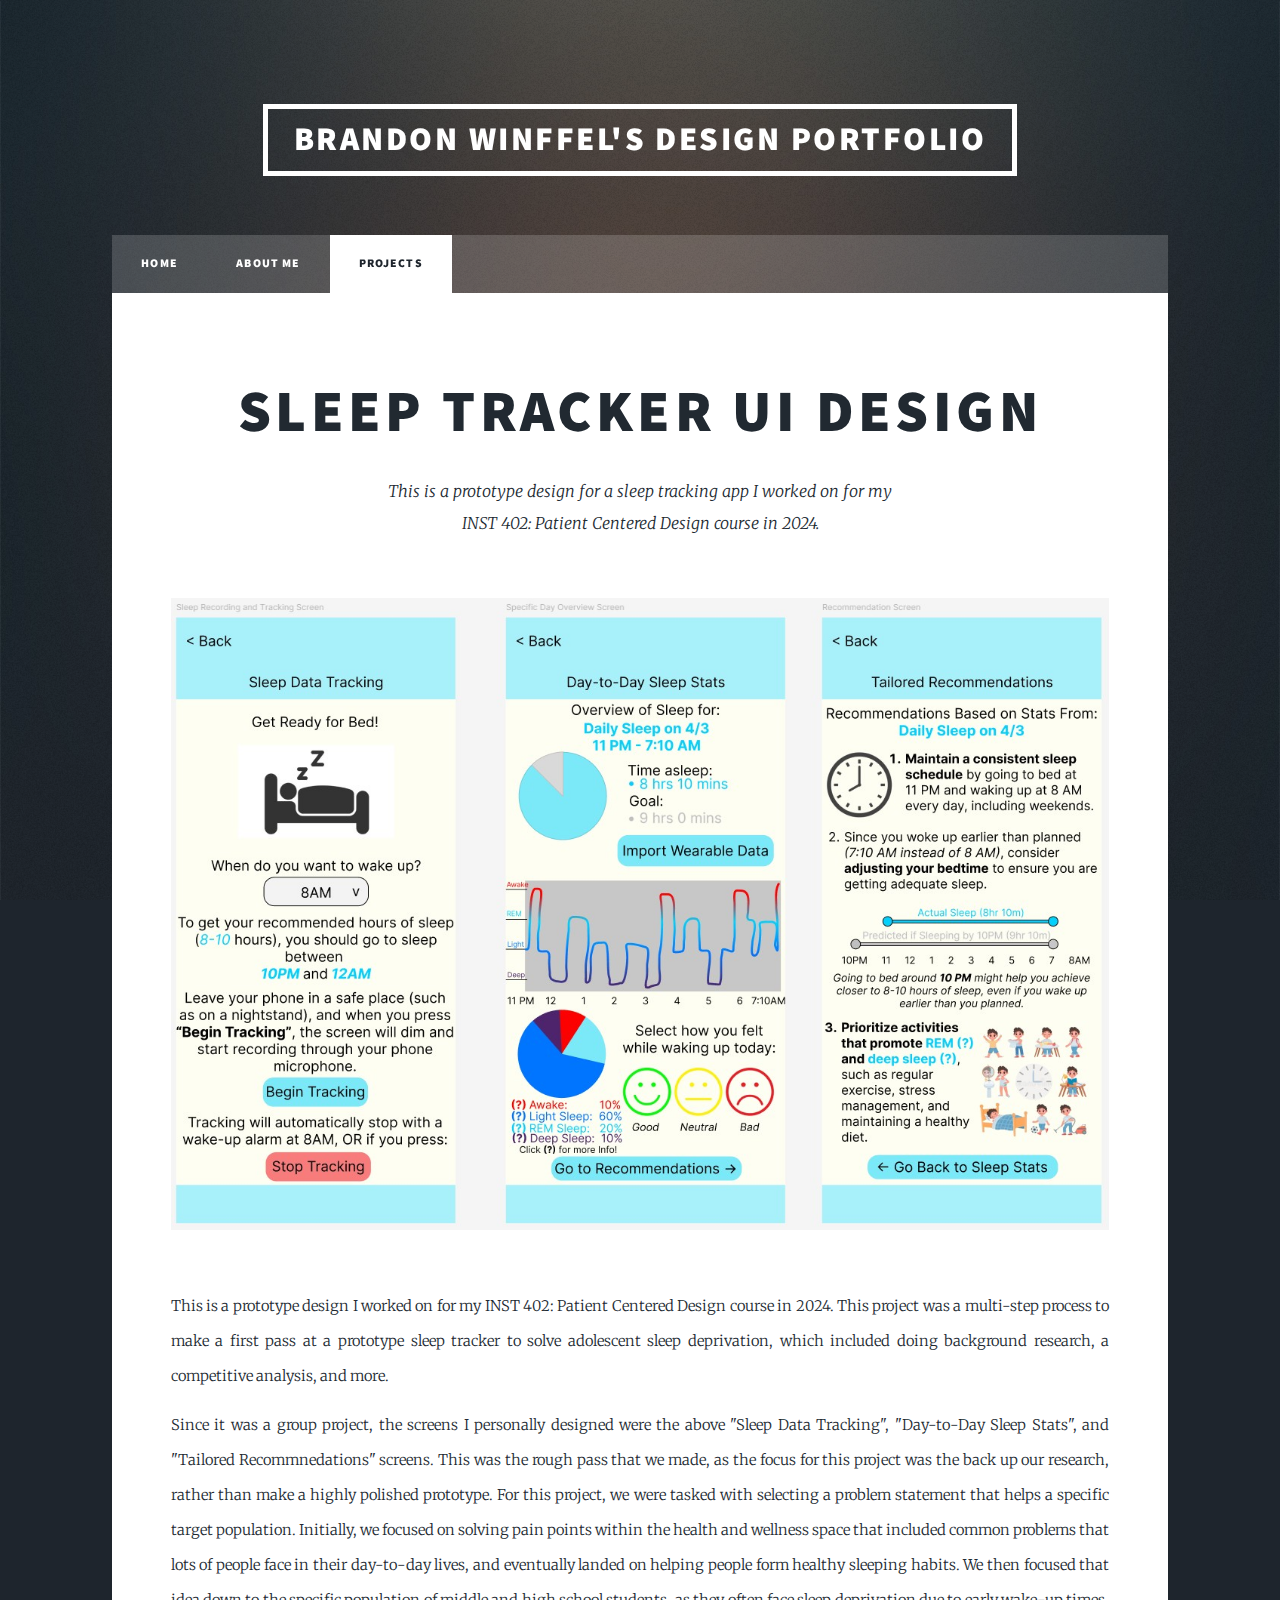
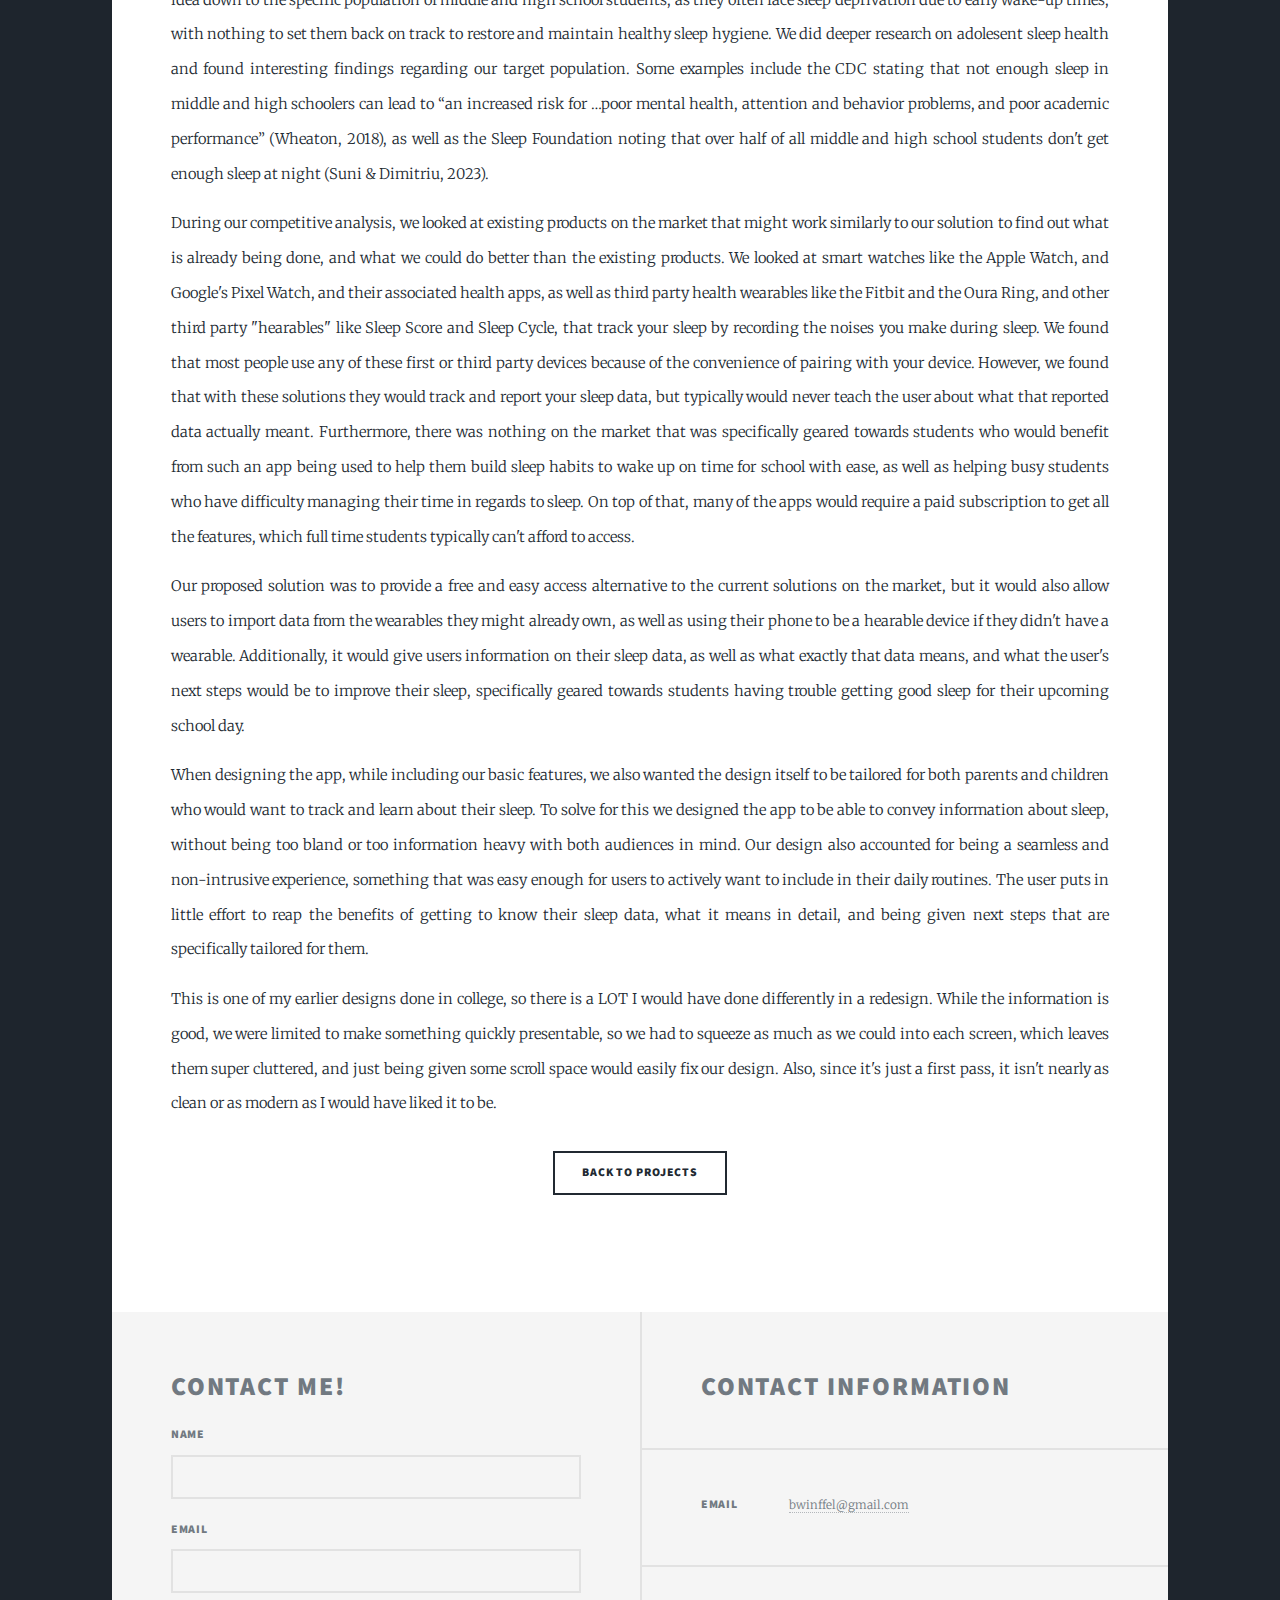
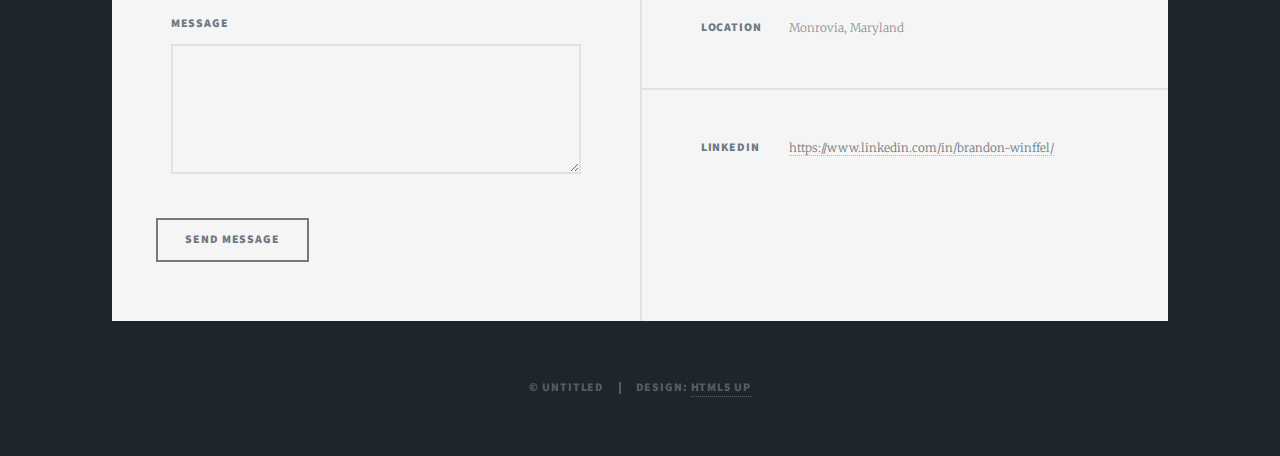
<file: projectST.html>
<!DOCTYPE HTML>
<!--
	Massively by HTML5 UP
	html5up.net | @ajlkn
	Free for personal and commercial use under the CCA 3.0 license (html5up.net/license)
-->
<html>
	<head>
		<title>Brandon Winffel's Design Portfolio</title>
		<meta charset="utf-8" />
		<meta name="viewport" content="width=device-width, initial-scale=1, user-scalable=no" />
		<link rel="stylesheet" href="assets/css/main.css" />
		<noscript><link rel="stylesheet" href="assets/css/noscript.css" /></noscript>
	</head>
	<body class="is-preload">

		<!-- Wrapper -->
			<div id="wrapper">

				<!-- Header -->
					<header id="header">
						<a href="index.html" class="logo">Brandon Winffel's Design Portfolio</a>
					</header>

				<!-- Nav -->
					<nav id="nav">
						<ul class="links">
							<li><a href="index.html">Home</a></li>
							<li><a href="aboutme.html">About Me</a></li>
							<li style="display:none;"><a href="elements.html">Elements Reference</a></li>
							<li class="active"><a href="projects.html">Projects</a></li>
						</ul>
						<!-- icons
						<ul class="icons">
							<li><a href="#" class="icon brands fa-twitter"><span class="label">Twitter</span></a></li>
							<li><a href="#" class="icon brands fa-facebook-f"><span class="label">Facebook</span></a></li>
							<li><a href="#" class="icon brands fa-instagram"><span class="label">Instagram</span></a></li>
							<li><a href="#" class="icon brands fa-github"><span class="label">GitHub</span></a></li>
						</ul>
					-->
					</nav>

				<!-- Main -->
					<div id="main">

						<!-- Post -->
							<section class="post">
								<header class="major">
									<h1>Sleep Tracker UI Design<br /></h1>
									<p>This is a prototype design for a sleep tracking app I worked on for my <br /> INST 402: Patient Centered Design course in 2024.</p>
								</header>
								<div class="image main"><img src="images/sleeptrackThumb.jpg" alt="" /></div>
								<p>This is a prototype design I worked on for my INST 402: Patient Centered Design course in 2024. This project was a multi-step process to make a first pass at a prototype sleep tracker to solve adolescent sleep deprivation, which included doing background research, a competitive analysis, and more.
								<p>Since it was a group project, the screens I personally designed were the above "Sleep Data Tracking", "Day-to-Day Sleep Stats", and "Tailored Recommnedations" screens. This was the rough pass that we made, as the focus for this project was the back up our research, rather than make a highly polished prototype. For this project, we were tasked with selecting a problem statement that helps a specific target population. Initially, we focused on solving pain points within the health and wellness space that included common problems that lots of people face in their day-to-day lives, and eventually landed on helping people form healthy sleeping habits. We then focused that idea down to the specific population of middle and high school students, as they often face sleep deprivation due to early wake-up times, with nothing to set them back on track to restore and maintain healthy sleep hygiene. We did deeper research on adolesent sleep health and found interesting findings regarding our target population. Some examples include the CDC stating that not enough sleep in middle and high schoolers can lead to “an increased risk for …poor mental health, attention and behavior problems, and poor academic performance” (Wheaton, 2018), as well as the Sleep Foundation noting that over half of all middle and high school students don't get enough sleep at night (Suni & Dimitriu, 2023). </p>
								<p>During our competitive analysis, we looked at existing products on the market that might work similarly to our solution to find out what is already being done, and what we could do better than the existing products. We looked at smart watches like the Apple Watch, and Google's Pixel Watch, and their associated health apps, as well as third party health wearables like the Fitbit and the Oura Ring, and other third party "hearables" like Sleep Score and Sleep Cycle, that track your sleep by recording the noises you make during sleep. We found that most people use any of these first or third party devices because of the convenience of pairing with your device. However, we found that with these solutions they would track and report your sleep data, but typically would never teach the user about what that reported data actually meant. Furthermore, there was nothing on the market that was specifically geared towards students who would benefit from such an app being used to help them build sleep habits to wake up on time for school with ease, as well as helping busy students who have difficulty managing their time in regards to sleep. On top of that, many of the apps would require a paid subscription to get all the features, which full time students typically can't afford to access.</p>
								<p>Our proposed solution was to provide a free and easy access alternative to the current solutions on the market, but it would also allow users to import data from the wearables they might already own, as well as using their phone to be a hearable device if they didn't have a wearable. Additionally, it would give users information on their sleep data, as well as what exactly that data means, and what the user's next steps would be to improve their sleep, specifically geared towards students having trouble getting good sleep for their upcoming school day.</p>
								<p>When designing the app, while including our basic features, we also wanted the design itself to be tailored for both parents and children who would want to track and learn about their sleep. To solve for this we designed the app to be able to convey information about sleep, without being too bland or too information heavy with both audiences in mind. Our design also accounted for being a seamless and non-intrusive experience, something that was easy enough for users to actively want to include in their daily routines. The user puts in little effort to reap the benefits of getting to know their sleep data, what it means in detail, and being given next steps that are specifically tailored for them.</p>
								<p>This is one of my earlier designs done in college, so there is a LOT I would have done differently in a redesign. While the information is good, we were limited to make something quickly presentable, so we had to squeeze as much as we could into each screen, which leaves them super cluttered, and just being given some scroll space would easily fix our design. Also, since it's just a first pass, it isn't nearly as clean or as modern as I would have liked it to be.</p>
								<ul class="actions special">
									<li><a href="projects.html" class="button">Back to Projects</a></li>
								</ul>
							</section>

					</div>

				<!-- Footer -->
					<footer id="footer">
						<section>
							<header>
								<h2>Contact me!</h2>
							</header>
							<form method="POST" action="https://formsubmit.co/bwinffel@gmail.com">
								<input type="hidden" name="_next" value="https://bwinffel.github.io/thank-you.html">
								<div class="fields">
									<div class="field">
										<label for="name">Name</label>
										<input type="text" name="name" id="name" required />
									</div>
									<div class="field">
										<label for="email">Email</label>
										<input type="text" name="email" id="email" required />
									</div>
									<div class="field">
										<label for="message">Message</label>
										<textarea name="message" id="message" rows="3" required></textarea>
									</div>
								</div>
								<ul class="actions">
									<li><input type="submit" value="Send Message" /></li>
								</ul>
							</form>
						</section>
						<section class="split contact">
							<section>
								<h2>Contact Information</h2>
							</section>
							<section class="alt">
								<h3>Email</h3>
								<p><a href="mailto:bwinffel@gmail.com">bwinffel@gmail.com</a></p>
							</section>
							<section>
								<h3>Location</h3>
								<p>Monrovia, Maryland</p>
							</section>
							<section>
								<h3>LinkedIn</h3>
								<p><a target="_blank" href="https://www.linkedin.com/in/brandon-winffel/">https://www.linkedin.com/in/brandon-winffel/</a></p>
							</section>
<!--								<section>
								<h3>Social</h3>
								<ul class="icons alt">
									<li><a href="#" class="icon brands alt fa-twitter"><span class="label">Twitter</span></a></li>
									<li><a href="#" class="icon brands alt fa-facebook-f"><span class="label">Facebook</span></a></li>
									<li><a href="#" class="icon brands alt fa-instagram"><span class="label">Instagram</span></a></li>
									<li><a href="#" class="icon brands alt fa-github"><span class="label">GitHub</span></a></li>
								</ul> 
							</section> -->
						</section>
					</footer>

				<!-- Copyright -->
					<div id="copyright">
						<ul><li>&copy; Untitled</li><li>Design: <a href="https://html5up.net">HTML5 UP</a></li></ul>
					</div>

			</div>

		<!-- Scripts -->
			<script src="assets/js/jquery.min.js"></script>
			<script src="assets/js/jquery.scrollex.min.js"></script>
			<script src="assets/js/jquery.scrolly.min.js"></script>
			<script src="assets/js/browser.min.js"></script>
			<script src="assets/js/breakpoints.min.js"></script>
			<script src="assets/js/util.js"></script>
			<script src="assets/js/main.js"></script>

	</body>
</html>
</file>
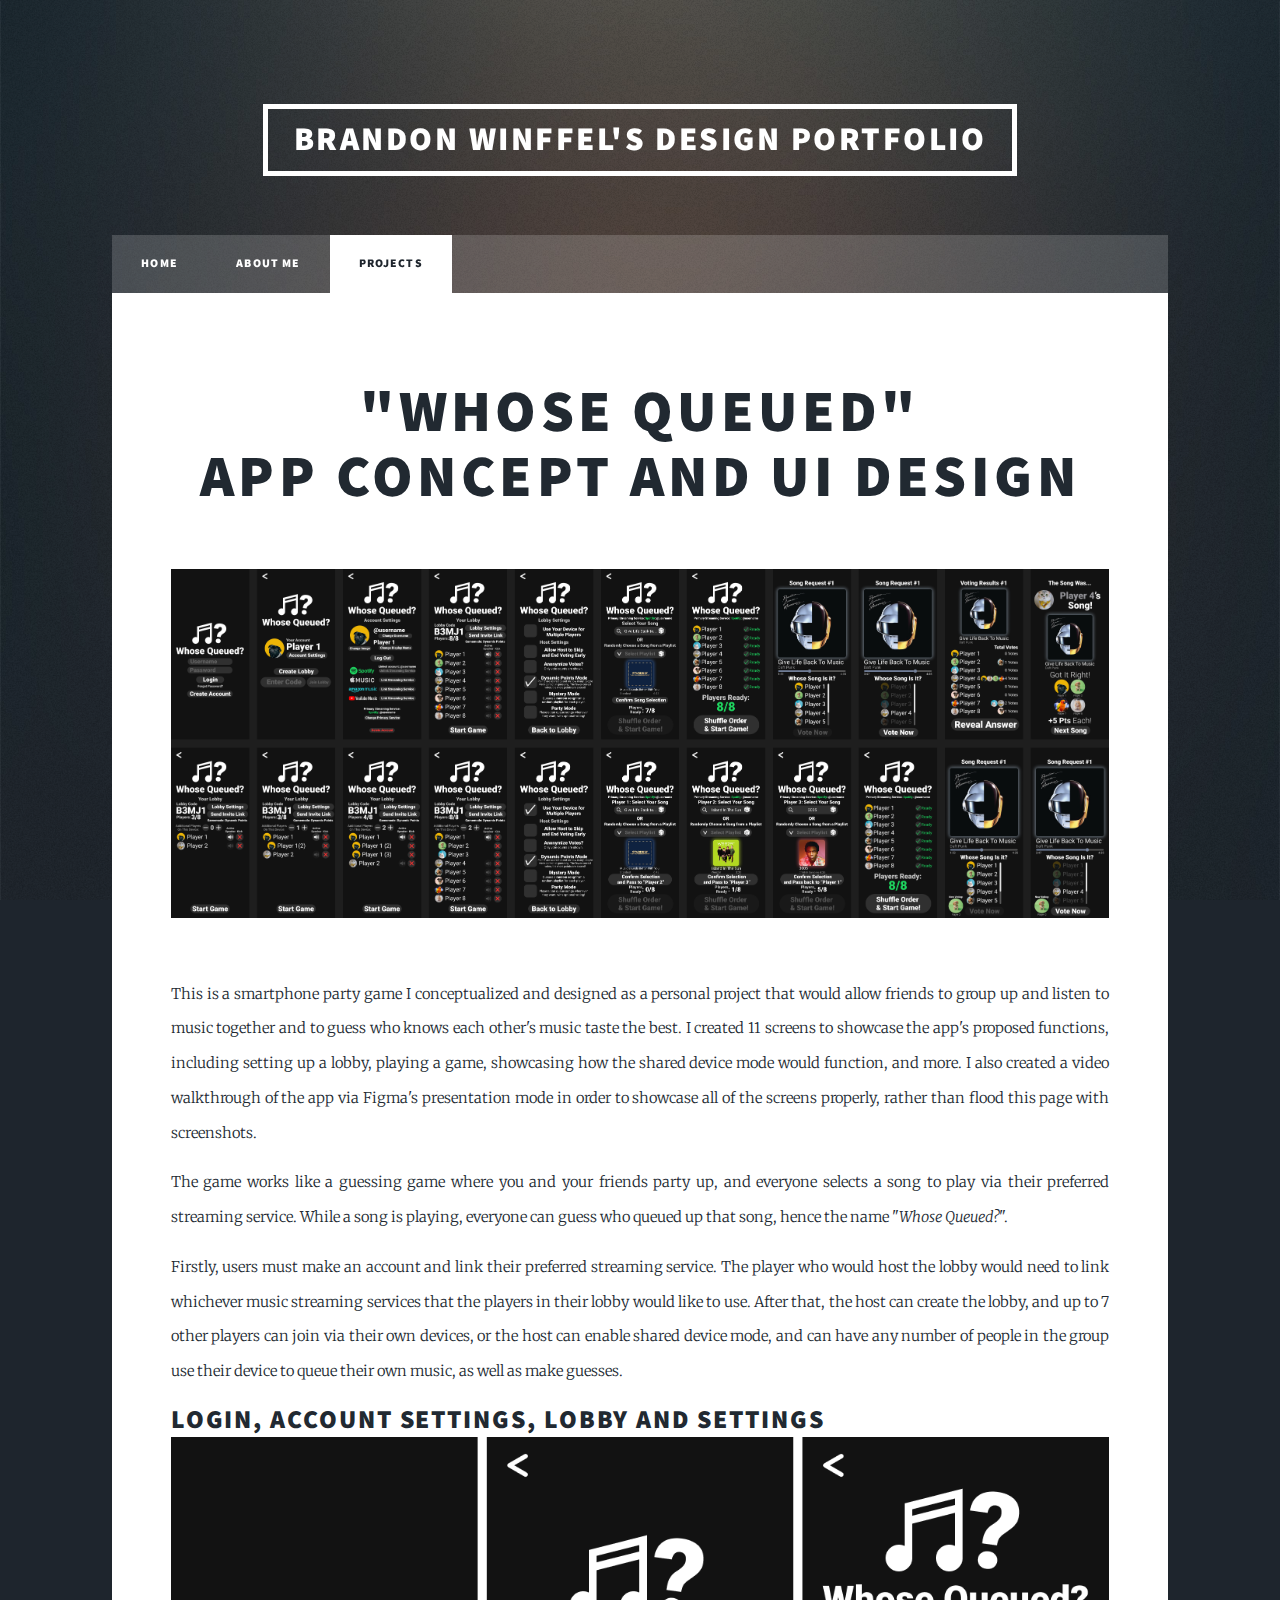
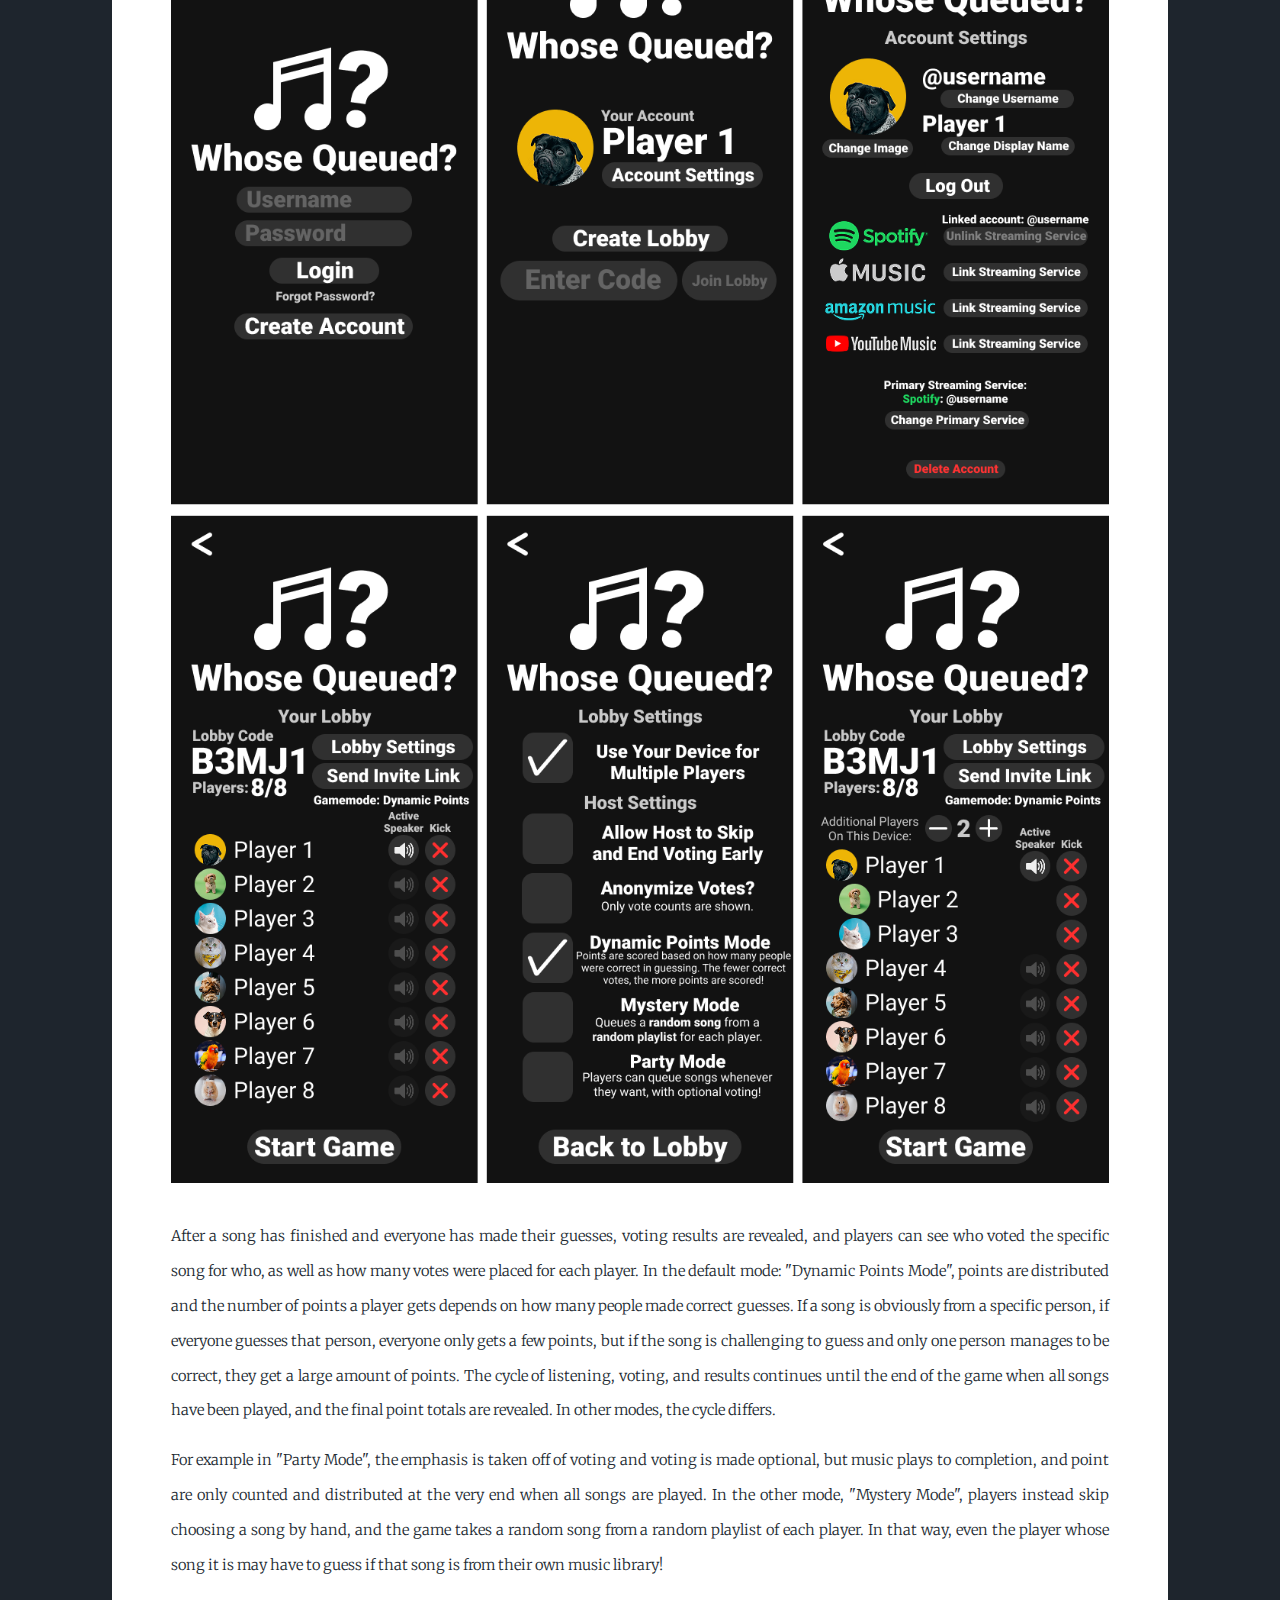
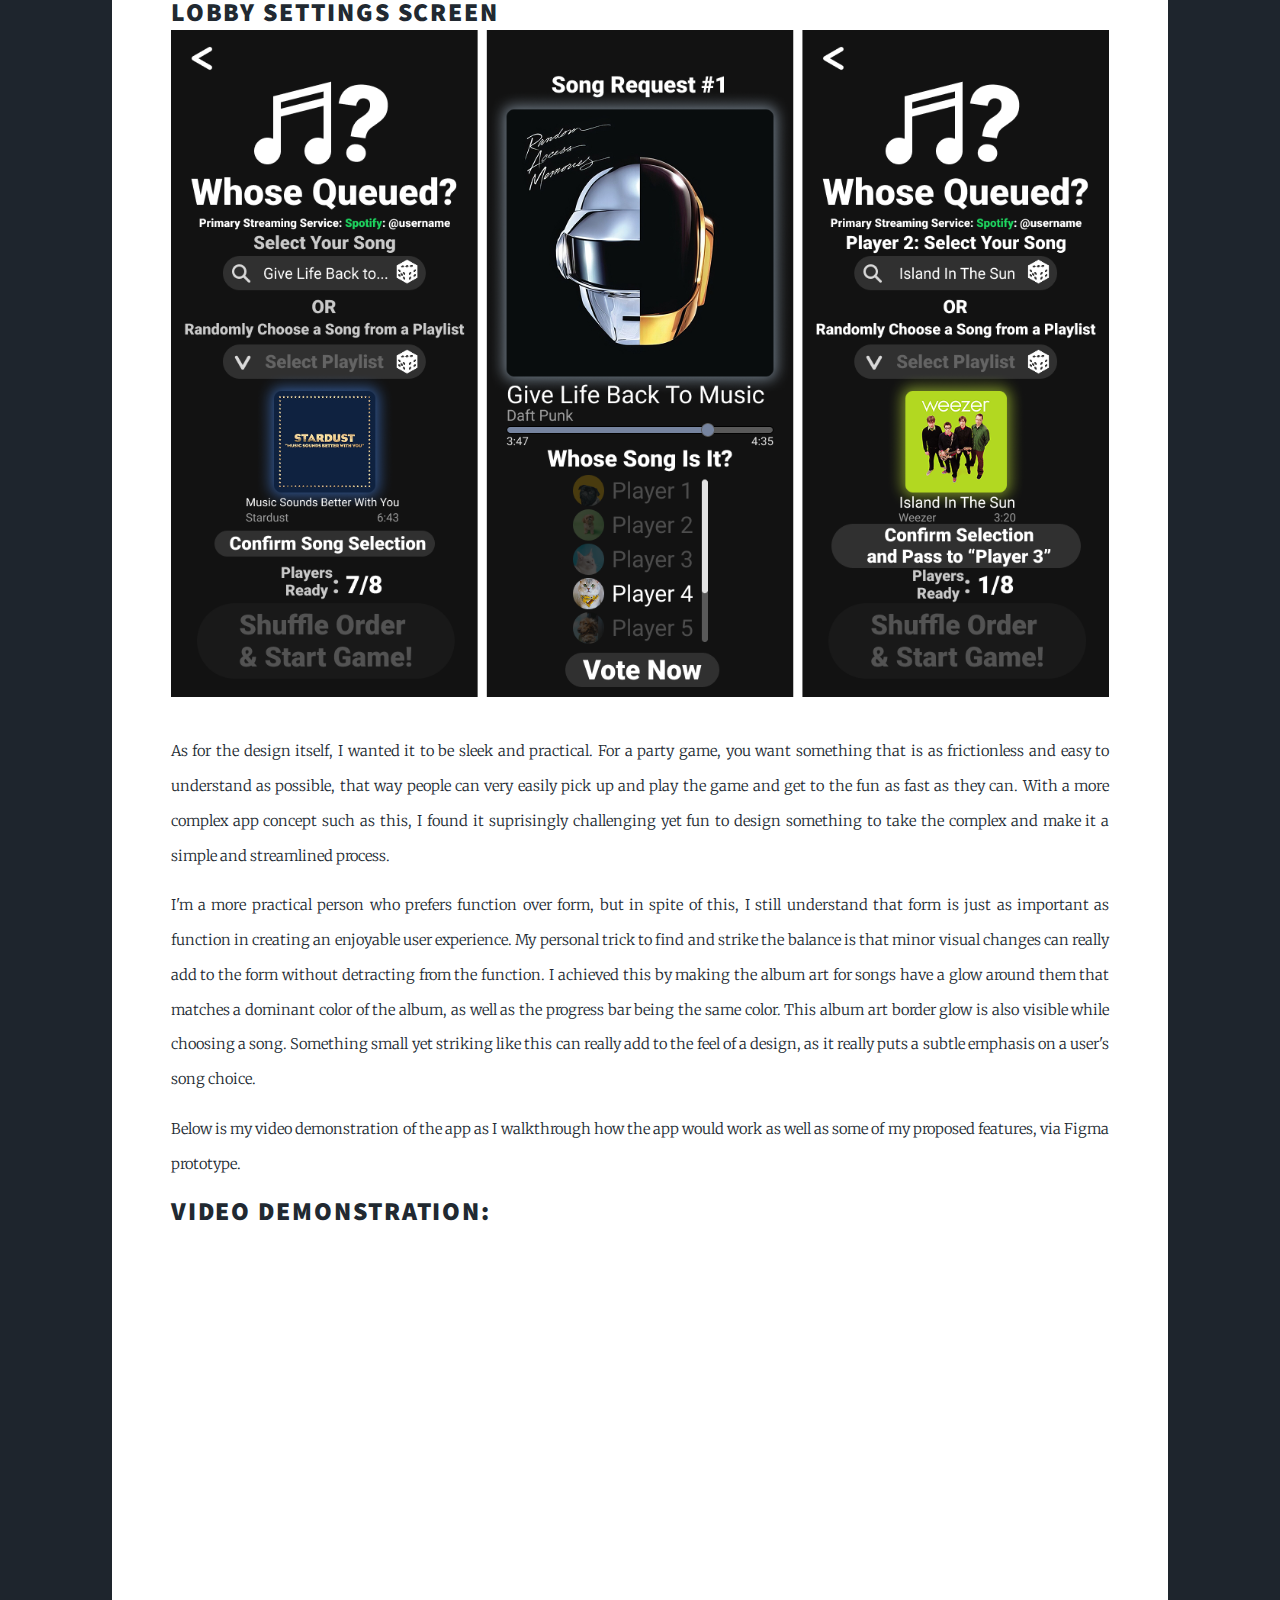
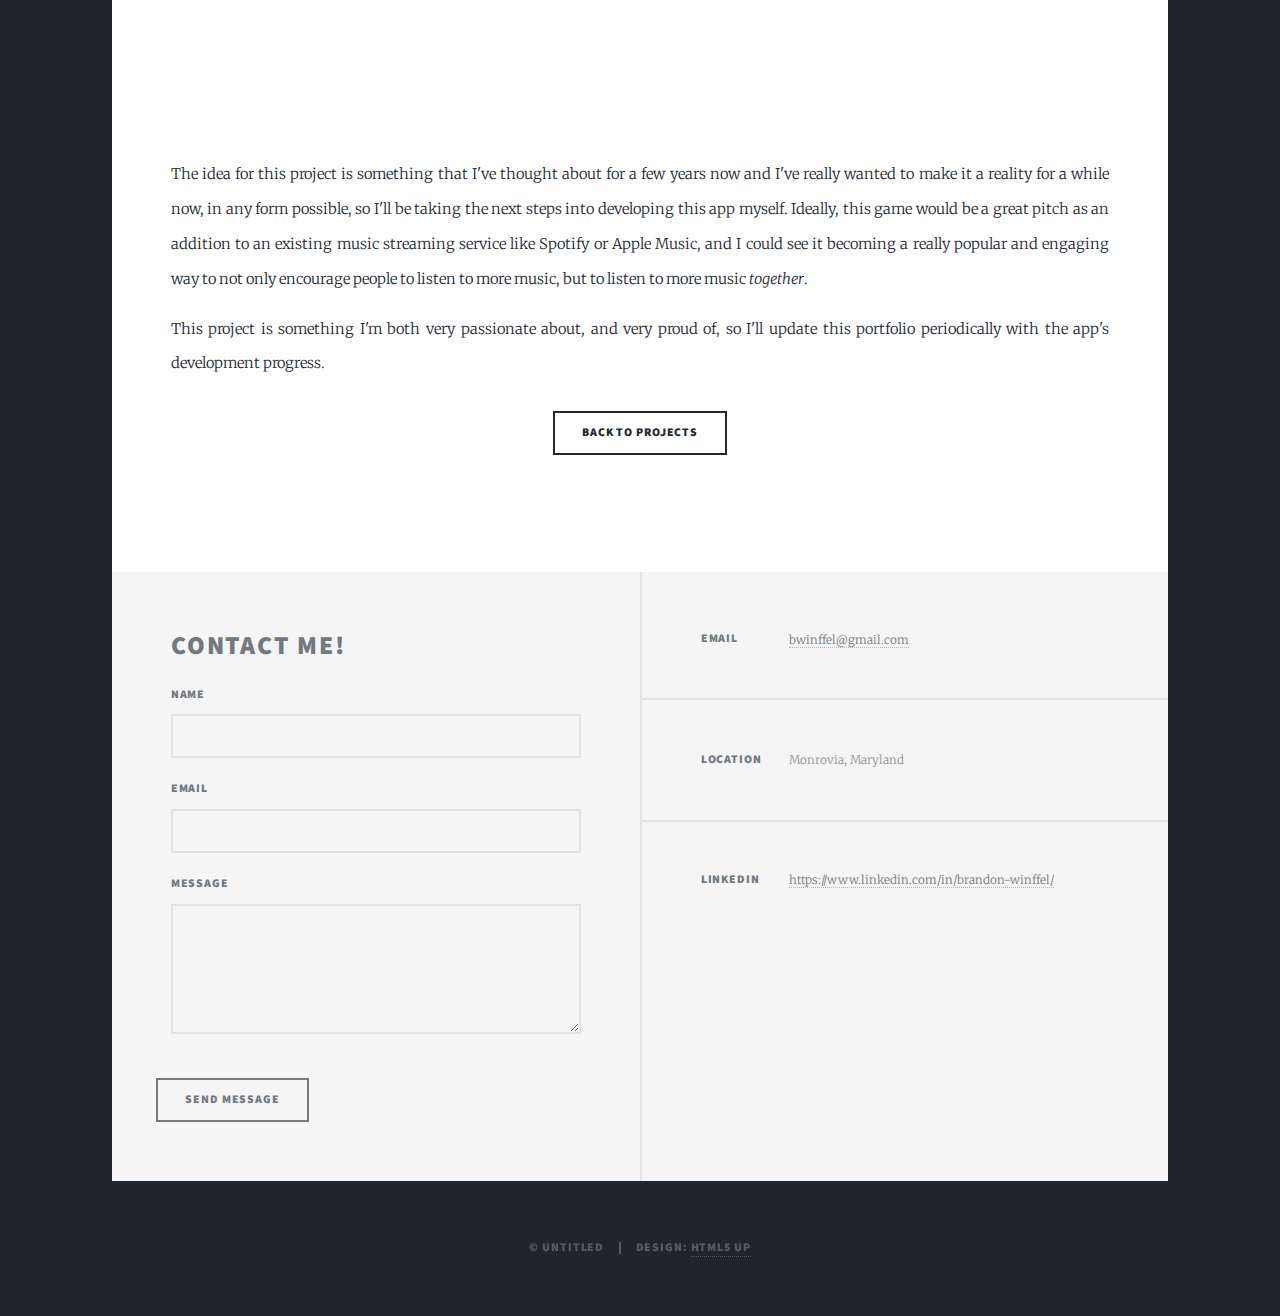
<file: projectWQ.html>
<!DOCTYPE HTML>
<!--
	Massively by HTML5 UP
	html5up.net | @ajlkn
	Free for personal and commercial use under the CCA 3.0 license (html5up.net/license)
-->
<html>
	<head>
		<title>Brandon Winffel's Design Portfolio</title>
		<meta charset="utf-8" />
		<meta name="viewport" content="width=device-width, initial-scale=1, user-scalable=no" />
		<link rel="stylesheet" href="assets/css/main.css" />
		<noscript><link rel="stylesheet" href="assets/css/noscript.css" /></noscript>
	</head>
	<body class="is-preload">

		<!-- Wrapper -->
			<div id="wrapper">

				<!-- Header -->
					<header id="header">
						<a href="index.html" class="logo">Brandon Winffel's Design Portfolio</a>
					</header>

				<!-- Nav -->
					<nav id="nav">
						<ul class="links">
							<li><a href="index.html">Home</a></li>
							<li><a href="aboutme.html">About Me</a></li>
							<li style="display:none;"><a href="elements.html">Elements Reference</a></li>
							<li class="active"><a href="projects.html">Projects</a></li>
						</ul>
						<!-- icons
						<ul class="icons">
							<li><a href="#" class="icon brands fa-twitter"><span class="label">Twitter</span></a></li>
							<li><a href="#" class="icon brands fa-facebook-f"><span class="label">Facebook</span></a></li>
							<li><a href="#" class="icon brands fa-instagram"><span class="label">Instagram</span></a></li>
							<li><a href="#" class="icon brands fa-github"><span class="label">GitHub</span></a></li>
						</ul>
					-->
					</nav>

				<!-- Main -->
					<div id="main">

						<!-- Post -->
							<section class="post">
								<header class="major">
									<h1>"Whose Queued" <br /> App Concept and UI Design<br /></h1>
								</header>
								<div class="image main"><img src="images/Whose Queued Thumbs.png" alt="" /></div>
								<p>This is a smartphone party game I conceptualized and designed as a personal project that would allow friends to group up and listen to music together and to guess who knows each other's music taste the best. I created 11 screens to showcase the app's proposed functions, including setting up a lobby, playing a game, showcasing how the shared device mode would function, and more. I also created a video walkthrough of the app via Figma's presentation mode in order to showcase all of the screens properly, rather than flood this page with screenshots.  </p>
								<p>The game works like a guessing game where you and your friends party up, and everyone selects a song to play via their preferred streaming service. While a song is playing, everyone can guess who queued up that song, hence the name "<i>Whose Queued?</i>".</p>
								<p>Firstly, users must make an account and link their preferred streaming service. The player who would host the lobby would need to link whichever music streaming services that the players in their lobby would like to use. After that, the host can create the lobby, and up to 7 other players can join via their own devices, or the host can enable shared device mode, and can have any number of people in the group use their device to queue their own music, as well as make guesses. </p>
								<h2 class="no-bottom-margin">Login, Account Settings, Lobby and Settings</h2>
								<div class="image fit no-top-margin"><img src="images/LoginAccountLobbySettings.png" alt="" /> </div>
								<p>After a song has finished and everyone has made their guesses, voting results are revealed, and players can see who voted the specific song for who, as well as how many votes were placed for each player. In the default mode: "Dynamic Points Mode", points are distributed and the number of points a player gets depends on how many people made correct guesses. If a song is obviously from a specific person, if everyone guesses that person, everyone only gets a few points, but if the song is challenging to guess and only one person manages to be correct, they get a large amount of points. The cycle of listening, voting, and results continues until the end of the game when all songs have been played, and the final point totals are revealed. In other modes, the cycle differs.</p>
								<p>For example in "Party Mode", the emphasis is taken off of voting and voting is made optional, but music plays to completion, and point are only counted and distributed at the very end when all songs are played. In the other mode, "Mystery Mode", players instead skip choosing a song by hand, and the game takes a random song from a random playlist of each player. In that way, even the player whose song it is may have to guess if that song is from their own music library!  </p>
								<h2 class="no-bottom-margin">Lobby Settings Screen</h2>
								<div class="image fit no-top-margin"><img src="images/AlbumGlow.png" alt="" /> </div>
								<p>As for the design itself, I wanted it to be sleek and practical. For a party game, you want something that is as frictionless and easy to understand as possible, that way people can very easily pick up and play the game and get to the fun as fast as they can. With a more complex app concept such as this, I found it suprisingly challenging yet fun to design something to take the complex and make it a simple and streamlined process. </p>
								<p>I'm a more practical person who prefers function over form, but in spite of this, I still understand that form is just as important as function in creating an enjoyable user experience. My personal trick to find and strike the balance is that minor visual changes can really add to the form without detracting from the function. I achieved this by making the album art for songs have a glow around them that matches a dominant color of the album, as well as the progress bar being the same color. This album art border glow is also visible while choosing a song. Something small yet striking like this can really add to the feel of a design, as it really puts a subtle emphasis on a user's song choice.</p>
								<p>Below is my video demonstration of the app as I walkthrough how the app would work as well as some of my proposed features, via Figma prototype.  </p>
								<h2 class="no-bottom-margin">Video Demonstration:</h2>
								<div class="video-container">
									<iframe src="https://www.youtube-nocookie.com/embed/YajQLdoNr94?si=05u4yY32EKS2HIoU" title="YouTube video player" frameborder="0" allow="accelerometer; autoplay; clipboard-write; encrypted-media; gyroscope; picture-in-picture; web-share" referrerpolicy="strict-origin-when-cross-origin" allowfullscreen>	
									</iframe>
								</div>
								<p>The idea for this project is something that I've thought about for a few years now and I've really wanted to make it a reality for a while now, in any form possible, so I'll be taking the next steps into developing this app myself. Ideally, this game would be a great pitch as an addition to an existing music streaming service like Spotify or Apple Music, and I could see it becoming a really popular and engaging way to not only encourage people to listen to more music, but to listen to more music <i>together</i>.</p>
								<p>This project is something I'm both very passionate about, and very proud of, so I'll update this portfolio periodically with the app's development progress.</p>
								<ul class="actions special">
									<li><a href="projects.html" class="button">Back to Projects</a></li>
								</ul>
							</section>

					</div>

				<!-- Footer -->
					<footer id="footer">
						<section>
							<header>
								<h2>Contact me!</h2>
							</header>
							<form method="POST" action="https://formsubmit.co/bwinffel@gmail.com">
								<input type="hidden" name="_next" value="https://bwinffel.github.io/thank-you.html">
								<div class="fields">
									<div class="field">
										<label for="name">Name</label>
										<input type="text" name="name" id="name" required />
									</div>
									<div class="field">
										<label for="email">Email</label>
										<input type="text" name="email" id="email" required />
									</div>
									<div class="field">
										<label for="message">Message</label>
										<textarea name="message" id="message" rows="3" required></textarea>
									</div>
								</div>
								<ul class="actions">
									<li><input type="submit" value="Send Message" /></li>
								</ul>
							</form>
						</section>
						<section class="split contact">
							<section class="alt">
								<h3>Email</h3>
								<p><a href="mailto:bwinffel@gmail.com">bwinffel@gmail.com</a></p>
							</section>
							<section>
								<h3>Location</h3>
								<p>Monrovia, Maryland</p>
							</section>
							<section>
								<h3>LinkedIn</h3>
								<p><a target="_blank" href="https://www.linkedin.com/in/brandon-winffel/">https://www.linkedin.com/in/brandon-winffel/</a></p>
							</section>
<!--								<section>
								<h3>Social</h3>
								<ul class="icons alt">
									<li><a href="#" class="icon brands alt fa-twitter"><span class="label">Twitter</span></a></li>
									<li><a href="#" class="icon brands alt fa-facebook-f"><span class="label">Facebook</span></a></li>
									<li><a href="#" class="icon brands alt fa-instagram"><span class="label">Instagram</span></a></li>
									<li><a href="#" class="icon brands alt fa-github"><span class="label">GitHub</span></a></li>
								</ul> 
							</section> -->
						</section>
					</footer>

				<!-- Copyright -->
					<div id="copyright">
						<ul><li>&copy; Untitled</li><li>Design: <a href="https://html5up.net">HTML5 UP</a></li></ul>
					</div>

			</div>

		<!-- Scripts -->
			<script src="assets/js/jquery.min.js"></script>
			<script src="assets/js/jquery.scrollex.min.js"></script>
			<script src="assets/js/jquery.scrolly.min.js"></script>
			<script src="assets/js/browser.min.js"></script>
			<script src="assets/js/breakpoints.min.js"></script>
			<script src="assets/js/util.js"></script>
			<script src="assets/js/main.js"></script>

	</body>
</html>
</file>
<file: assets/css/main.css>
@import url(fontawesome-all.min.css);
@import url("https://fonts.googleapis.com/css?family=Merriweather:300,700,300italic,700italic|Source+Sans+Pro:900");

/*
	Massively by HTML5 UP
	html5up.net | @ajlkn
	Free for personal and commercial use under the CCA 3.0 license (html5up.net/license)
*/

html, body, div, span, applet, object,
iframe, h1, h2, h3, h4, h5, h6, p, blockquote,
pre, a, abbr, acronym, address, big, cite,
code, del, dfn, em, img, ins, kbd, q, s, samp,
small, strike, strong, sub, sup, tt, var, b,
u, i, center, dl, dt, dd, ol, ul, li, fieldset,
form, label, legend, table, caption, tbody,
tfoot, thead, tr, th, td, article, aside,
canvas, details, embed, figure, figcaption,
footer, header, hgroup, menu, nav, output, ruby,
section, summary, time, mark, audio, video {
	margin: 0;
	padding: 0;
	border: 0;
	font-size: 100%;
	font: inherit;
	vertical-align: baseline;}

article, aside, details, figcaption, figure,
footer, header, hgroup, menu, nav, section {
	display: block;}

body {
	line-height: 1;
}

ol, ul {
	list-style: none;
}

blockquote, q {
	quotes: none;
}

	blockquote:before, blockquote:after, q:before, q:after {
		content: '';
		content: none;
	}

table {
	border-collapse: collapse;
	border-spacing: 0;
}

body {
	-webkit-text-size-adjust: none;
}

mark {
	background-color: transparent;
	color: inherit;
}

input::-moz-focus-inner {
	border: 0;
	padding: 0;
}

input, select, textarea {
	-moz-appearance: none;
	-webkit-appearance: none;
	-ms-appearance: none;
	appearance: none;
}

/* Basic */

	@-ms-viewport {
		width: device-width;
	}

	body {
		-ms-overflow-style: scrollbar;
	}

	@media screen and (max-width: 480px) {

		html, body {
			min-width: 320px;
		}

	}

	html {
		box-sizing: border-box;
	}

	*, *:before, *:after {
		box-sizing: inherit;
	}

	body {
		background-color: #1e252d;
	}

		body.is-preload *, body.is-preload *:before, body.is-preload *:after {
			-moz-animation: none !important;
			-webkit-animation: none !important;
			-ms-animation: none !important;
			animation: none !important;
			-moz-transition: none !important;
			-webkit-transition: none !important;
			-ms-transition: none !important;
			transition: none !important;
		}

/* Type */

	html {
		font-size: 16pt;
	}

		@media screen and (max-width: 1680px) {

			html {
				font-size: 12pt;
			}

		}

		@media screen and (max-width: 1280px) {

			html {
				font-size: 11pt;
			}

		}

		@media screen and (max-width: 360px) {

			html {
				font-size: 10pt;
			}

		}

	body {
		color: #212931;
	}

	body, input, select, textarea {
		font-family: "Merriweather", Georgia, serif;
		font-weight: 300;
		font-size: 1rem;
		line-height: 2.375;
	}

	a {
		-moz-transition: color 0.2s ease-in-out, background-color 0.2s ease-in-out, border-color 0.2s ease-in-out, box-shadow 0.2s ease-in-out;
		-webkit-transition: color 0.2s ease-in-out, background-color 0.2s ease-in-out, border-color 0.2s ease-in-out, box-shadow 0.2s ease-in-out;
		-ms-transition: color 0.2s ease-in-out, background-color 0.2s ease-in-out, border-color 0.2s ease-in-out, box-shadow 0.2s ease-in-out;
		transition: color 0.2s ease-in-out, background-color 0.2s ease-in-out, border-color 0.2s ease-in-out, box-shadow 0.2s ease-in-out;
		border-bottom: dotted 1px;
		text-decoration: none;
	}

		a:hover {
			border-bottom-color: transparent;
		}

	strong, b {
		font-weight: 600;
	}

	em, i {
		font-style: italic;
	}

	p {
		text-align: justify;
		margin: 0 0 1rem 0;
	}

	h1, h2, h3, h4, h5, h6 {
		font-family: "Source Sans Pro", Helvetica, sans-serif;
		font-weight: 900;
		line-height: 1.5;
		letter-spacing: 0.075em;
		text-transform: uppercase;
		margin: 0 0 1rem 0;
	}

		h1 a, h2 a, h3 a, h4 a, h5 a, h6 a {
			border-bottom: 0;
			color: inherit;
			text-decoration: none;
		}

	h1 {
		font-size: 4rem;
		line-height: 1.1;
		margin: 0 0 2rem 0;
	}

	h2 {
		font-size: 1.75rem;
		line-height: 1.3;
		margin: 0 0 1.5rem 0;
	}

	h3 {
		font-size: 1.25rem;
		margin: 0 0 1.5rem 0;
	}

	h4 {
		font-size: 1rem;
	}

	h5 {
		font-size: 0.9rem;
	}

	h6 {
		font-size: 0.8rem;
	}

	sub {
		font-size: 0.8rem;
		position: relative;
		top: 0.5rem;
	}

	sup {
		font-size: 0.8rem;
		position: relative;
		top: -0.5rem;
	}

	blockquote {
		border-left: solid 4px;
		font-style: italic;
		margin: 0 0 2rem 0;
		padding: 0.5rem 0 0.5rem 2rem;
	}

	code {
		border: solid 2px;
		font-family: "Courier New", monospace;
		font-size: 0.9rem;
		margin: 0 0.25rem;
		padding: 0.25rem 0.65rem;
	}

	pre {
		-webkit-overflow-scrolling: touch;
		font-family: "Courier New", monospace;
		font-size: 0.9rem;
		margin: 0 0 2rem 0;
	}

		pre code {
			display: block;
			line-height: 1.75;
			padding: 1rem 1.5rem;
			overflow-x: auto;
		}

	hr {
		border: 0;
		border-bottom: solid 2px;
		margin: 3rem 0;
	}

		hr.major {
			margin: 5rem 0;
		}

	.align-left {
		text-align: left;
	}

	.align-center {
		text-align: center;
	}

	.align-right {
		text-align: right;
	}

	input, select, textarea {
		color: #212931;
	}

	a {
		color: #212931;
		border-bottom-color: rgba(33, 41, 49, 0.5);
	}

		a:hover {
			border-bottom-color: transparent;
			color: #18bfef !important;
		}

	strong, b {
		color: #212931;
	}

	h1, h2, h3, h4, h5, h6 {
		color: #212931;
	}

	blockquote {
		border-left-color: #eeeeee;
	}

	code {
		background: rgba(220, 220, 220, 0.25);
		border-color: #eeeeee;
	}

	hr {
		border-bottom-color: #eeeeee;
	}

/* Row */

	.row {
		display: flex;
		flex-wrap: wrap;
		box-sizing: border-box;
		align-items: stretch;
	}

		.row > * {
			box-sizing: border-box;
		}

		.row.gtr-uniform > * > :last-child {
			margin-bottom: 0;
		}

		.row.aln-left {
			justify-content: flex-start;
		}

		.row.aln-center {
			justify-content: center;
		}

		.row.aln-right {
			justify-content: flex-end;
		}

		.row.aln-top {
			align-items: flex-start;
		}

		.row.aln-middle {
			align-items: center;
		}

		.row.aln-bottom {
			align-items: flex-end;
		}

		.row > .imp {
			order: -1;
		}

		.row > .col-1 {
			width: 8.33333%;
		}

		.row > .off-1 {
			margin-left: 8.33333%;
		}

		.row > .col-2 {
			width: 16.66667%;
		}

		.row > .off-2 {
			margin-left: 16.66667%;
		}

		.row > .col-3 {
			width: 25%;
		}

		.row > .off-3 {
			margin-left: 25%;
		}

		.row > .col-4 {
			width: 33.33333%;
		}

		.row > .off-4 {
			margin-left: 33.33333%;
		}

		.row > .col-5 {
			width: 41.66667%;
		}

		.row > .off-5 {
			margin-left: 41.66667%;
		}

		.row > .col-6 {
			width: 50%;
		}

		.row > .off-6 {
			margin-left: 50%;
		}

		.row > .col-7 {
			width: 58.33333%;
		}

		.row > .off-7 {
			margin-left: 58.33333%;
		}

		.row > .col-8 {
			width: 66.66667%;
		}

		.row > .off-8 {
			margin-left: 66.66667%;
		}

		.row > .col-9 {
			width: 75%;
		}

		.row > .off-9 {
			margin-left: 75%;
		}

		.row > .col-10 {
			width: 83.33333%;
		}

		.row > .off-10 {
			margin-left: 83.33333%;
		}

		.row > .col-11 {
			width: 91.66667%;
		}

		.row > .off-11 {
			margin-left: 91.66667%;
		}

		.row > .col-12 {
			width: 100%;
		}

		.row > .off-12 {
			margin-left: 100%;
		}

		.row.gtr-0 {
			margin-top: 0;
			margin-left: 0rem;
		}

			.row.gtr-0 > * {
				padding: 0 0 0 0rem;
			}

			.row.gtr-0.gtr-uniform {
				margin-top: 0rem;
			}

				.row.gtr-0.gtr-uniform > * {
					padding-top: 0rem;
				}

		.row.gtr-25 {
			margin-top: 0;
			margin-left: -0.375rem;
		}

			.row.gtr-25 > * {
				padding: 0 0 0 0.375rem;
			}

			.row.gtr-25.gtr-uniform {
				margin-top: -0.375rem;
			}

				.row.gtr-25.gtr-uniform > * {
					padding-top: 0.375rem;
				}

		.row.gtr-50 {
			margin-top: 0;
			margin-left: -0.75rem;
		}

			.row.gtr-50 > * {
				padding: 0 0 0 0.75rem;
			}

			.row.gtr-50.gtr-uniform {
				margin-top: -0.75rem;
			}

				.row.gtr-50.gtr-uniform > * {
					padding-top: 0.75rem;
				}

		.row {
			margin-top: 0;
			margin-left: -1.5rem;
		}

			.row > * {
				padding: 0 0 0 1.5rem;
			}

			.row.gtr-uniform {
				margin-top: -1.5rem;
			}

				.row.gtr-uniform > * {
					padding-top: 1.5rem;
				}

		.row.gtr-150 {
			margin-top: 0;
			margin-left: -2.25rem;
		}

			.row.gtr-150 > * {
				padding: 0 0 0 2.25rem;
			}

			.row.gtr-150.gtr-uniform {
				margin-top: -2.25rem;
			}

				.row.gtr-150.gtr-uniform > * {
					padding-top: 2.25rem;
				}

		.row.gtr-200 {
			margin-top: 0;
			margin-left: -3rem;
		}

			.row.gtr-200 > * {
				padding: 0 0 0 3rem;
			}

			.row.gtr-200.gtr-uniform {
				margin-top: -3rem;
			}

				.row.gtr-200.gtr-uniform > * {
					padding-top: 3rem;
				}

		@media screen and (max-width: 1680px) {

			.row {
				display: flex;
				flex-wrap: wrap;
				box-sizing: border-box;
				align-items: stretch;
			}

				.row > * {
					box-sizing: border-box;
				}

				.row.gtr-uniform > * > :last-child {
					margin-bottom: 0;
				}

				.row.aln-left {
					justify-content: flex-start;
				}

				.row.aln-center {
					justify-content: center;
				}

				.row.aln-right {
					justify-content: flex-end;
				}

				.row.aln-top {
					align-items: flex-start;
				}

				.row.aln-middle {
					align-items: center;
				}

				.row.aln-bottom {
					align-items: flex-end;
				}

				.row > .imp-xlarge {
					order: -1;
				}

				.row > .col-1-xlarge {
					width: 8.33333%;
				}

				.row > .off-1-xlarge {
					margin-left: 8.33333%;
				}

				.row > .col-2-xlarge {
					width: 16.66667%;
				}

				.row > .off-2-xlarge {
					margin-left: 16.66667%;
				}

				.row > .col-3-xlarge {
					width: 25%;
				}

				.row > .off-3-xlarge {
					margin-left: 25%;
				}

				.row > .col-4-xlarge {
					width: 33.33333%;
				}

				.row > .off-4-xlarge {
					margin-left: 33.33333%;
				}

				.row > .col-5-xlarge {
					width: 41.66667%;
				}

				.row > .off-5-xlarge {
					margin-left: 41.66667%;
				}

				.row > .col-6-xlarge {
					width: 50%;
				}

				.row > .off-6-xlarge {
					margin-left: 50%;
				}

				.row > .col-7-xlarge {
					width: 58.33333%;
				}

				.row > .off-7-xlarge {
					margin-left: 58.33333%;
				}

				.row > .col-8-xlarge {
					width: 66.66667%;
				}

				.row > .off-8-xlarge {
					margin-left: 66.66667%;
				}

				.row > .col-9-xlarge {
					width: 75%;
				}

				.row > .off-9-xlarge {
					margin-left: 75%;
				}

				.row > .col-10-xlarge {
					width: 83.33333%;
				}

				.row > .off-10-xlarge {
					margin-left: 83.33333%;
				}

				.row > .col-11-xlarge {
					width: 91.66667%;
				}

				.row > .off-11-xlarge {
					margin-left: 91.66667%;
				}

				.row > .col-12-xlarge {
					width: 100%;
				}

				.row > .off-12-xlarge {
					margin-left: 100%;
				}

				.row.gtr-0 {
					margin-top: 0;
					margin-left: 0rem;
				}

					.row.gtr-0 > * {
						padding: 0 0 0 0rem;
					}

					.row.gtr-0.gtr-uniform {
						margin-top: 0rem;
					}

						.row.gtr-0.gtr-uniform > * {
							padding-top: 0rem;
						}

				.row.gtr-25 {
					margin-top: 0;
					margin-left: -0.375rem;
				}

					.row.gtr-25 > * {
						padding: 0 0 0 0.375rem;
					}

					.row.gtr-25.gtr-uniform {
						margin-top: -0.375rem;
					}

						.row.gtr-25.gtr-uniform > * {
							padding-top: 0.375rem;
						}

				.row.gtr-50 {
					margin-top: 0;
					margin-left: -0.75rem;
				}

					.row.gtr-50 > * {
						padding: 0 0 0 0.75rem;
					}

					.row.gtr-50.gtr-uniform {
						margin-top: -0.75rem;
					}

						.row.gtr-50.gtr-uniform > * {
							padding-top: 0.75rem;
						}

				.row {
					margin-top: 0;
					margin-left: -1.5rem;
				}

					.row > * {
						padding: 0 0 0 1.5rem;
					}

					.row.gtr-uniform {
						margin-top: -1.5rem;
					}

						.row.gtr-uniform > * {
							padding-top: 1.5rem;
						}

				.row.gtr-150 {
					margin-top: 0;
					margin-left: -2.25rem;
				}

					.row.gtr-150 > * {
						padding: 0 0 0 2.25rem;
					}

					.row.gtr-150.gtr-uniform {
						margin-top: -2.25rem;
					}

						.row.gtr-150.gtr-uniform > * {
							padding-top: 2.25rem;
						}

				.row.gtr-200 {
					margin-top: 0;
					margin-left: -3rem;
				}

					.row.gtr-200 > * {
						padding: 0 0 0 3rem;
					}

					.row.gtr-200.gtr-uniform {
						margin-top: -3rem;
					}

						.row.gtr-200.gtr-uniform > * {
							padding-top: 3rem;
						}

		}

		@media screen and (max-width: 1280px) {

			.row {
				display: flex;
				flex-wrap: wrap;
				box-sizing: border-box;
				align-items: stretch;
			}

				.row > * {
					box-sizing: border-box;
				}

				.row.gtr-uniform > * > :last-child {
					margin-bottom: 0;
				}

				.row.aln-left {
					justify-content: flex-start;
				}

				.row.aln-center {
					justify-content: center;
				}

				.row.aln-right {
					justify-content: flex-end;
				}

				.row.aln-top {
					align-items: flex-start;
				}

				.row.aln-middle {
					align-items: center;
				}

				.row.aln-bottom {
					align-items: flex-end;
				}

				.row > .imp-large {
					order: -1;
				}

				.row > .col-1-large {
					width: 8.33333%;
				}

				.row > .off-1-large {
					margin-left: 8.33333%;
				}

				.row > .col-2-large {
					width: 16.66667%;
				}

				.row > .off-2-large {
					margin-left: 16.66667%;
				}

				.row > .col-3-large {
					width: 25%;
				}

				.row > .off-3-large {
					margin-left: 25%;
				}

				.row > .col-4-large {
					width: 33.33333%;
				}

				.row > .off-4-large {
					margin-left: 33.33333%;
				}

				.row > .col-5-large {
					width: 41.66667%;
				}

				.row > .off-5-large {
					margin-left: 41.66667%;
				}

				.row > .col-6-large {
					width: 50%;
				}

				.row > .off-6-large {
					margin-left: 50%;
				}

				.row > .col-7-large {
					width: 58.33333%;
				}

				.row > .off-7-large {
					margin-left: 58.33333%;
				}

				.row > .col-8-large {
					width: 66.66667%;
				}

				.row > .off-8-large {
					margin-left: 66.66667%;
				}

				.row > .col-9-large {
					width: 75%;
				}

				.row > .off-9-large {
					margin-left: 75%;
				}

				.row > .col-10-large {
					width: 83.33333%;
				}

				.row > .off-10-large {
					margin-left: 83.33333%;
				}

				.row > .col-11-large {
					width: 91.66667%;
				}

				.row > .off-11-large {
					margin-left: 91.66667%;
				}

				.row > .col-12-large {
					width: 100%;
				}

				.row > .off-12-large {
					margin-left: 100%;
				}

				.row.gtr-0 {
					margin-top: 0;
					margin-left: 0rem;
				}

					.row.gtr-0 > * {
						padding: 0 0 0 0rem;
					}

					.row.gtr-0.gtr-uniform {
						margin-top: 0rem;
					}

						.row.gtr-0.gtr-uniform > * {
							padding-top: 0rem;
						}

				.row.gtr-25 {
					margin-top: 0;
					margin-left: -0.375rem;
				}

					.row.gtr-25 > * {
						padding: 0 0 0 0.375rem;
					}

					.row.gtr-25.gtr-uniform {
						margin-top: -0.375rem;
					}

						.row.gtr-25.gtr-uniform > * {
							padding-top: 0.375rem;
						}

				.row.gtr-50 {
					margin-top: 0;
					margin-left: -0.75rem;
				}

					.row.gtr-50 > * {
						padding: 0 0 0 0.75rem;
					}

					.row.gtr-50.gtr-uniform {
						margin-top: -0.75rem;
					}

						.row.gtr-50.gtr-uniform > * {
							padding-top: 0.75rem;
						}

				.row {
					margin-top: 0;
					margin-left: -1.5rem;
				}

					.row > * {
						padding: 0 0 0 1.5rem;
					}

					.row.gtr-uniform {
						margin-top: -1.5rem;
					}

						.row.gtr-uniform > * {
							padding-top: 1.5rem;
						}

				.row.gtr-150 {
					margin-top: 0;
					margin-left: -2.25rem;
				}

					.row.gtr-150 > * {
						padding: 0 0 0 2.25rem;
					}

					.row.gtr-150.gtr-uniform {
						margin-top: -2.25rem;
					}

						.row.gtr-150.gtr-uniform > * {
							padding-top: 2.25rem;
						}

				.row.gtr-200 {
					margin-top: 0;
					margin-left: -3rem;
				}

					.row.gtr-200 > * {
						padding: 0 0 0 3rem;
					}

					.row.gtr-200.gtr-uniform {
						margin-top: -3rem;
					}

						.row.gtr-200.gtr-uniform > * {
							padding-top: 3rem;
						}

		}

		@media screen and (max-width: 980px) {

			.row {
				display: flex;
				flex-wrap: wrap;
				box-sizing: border-box;
				align-items: stretch;
			}

				.row > * {
					box-sizing: border-box;
				}

				.row.gtr-uniform > * > :last-child {
					margin-bottom: 0;
				}

				.row.aln-left {
					justify-content: flex-start;
				}

				.row.aln-center {
					justify-content: center;
				}

				.row.aln-right {
					justify-content: flex-end;
				}

				.row.aln-top {
					align-items: flex-start;
				}

				.row.aln-middle {
					align-items: center;
				}

				.row.aln-bottom {
					align-items: flex-end;
				}

				.row > .imp-medium {
					order: -1;
				}

				.row > .col-1-medium {
					width: 8.33333%;
				}

				.row > .off-1-medium {
					margin-left: 8.33333%;
				}

				.row > .col-2-medium {
					width: 16.66667%;
				}

				.row > .off-2-medium {
					margin-left: 16.66667%;
				}

				.row > .col-3-medium {
					width: 25%;
				}

				.row > .off-3-medium {
					margin-left: 25%;
				}

				.row > .col-4-medium {
					width: 33.33333%;
				}

				.row > .off-4-medium {
					margin-left: 33.33333%;
				}

				.row > .col-5-medium {
					width: 41.66667%;
				}

				.row > .off-5-medium {
					margin-left: 41.66667%;
				}

				.row > .col-6-medium {
					width: 50%;
				}

				.row > .off-6-medium {
					margin-left: 50%;
				}

				.row > .col-7-medium {
					width: 58.33333%;
				}

				.row > .off-7-medium {
					margin-left: 58.33333%;
				}

				.row > .col-8-medium {
					width: 66.66667%;
				}

				.row > .off-8-medium {
					margin-left: 66.66667%;
				}

				.row > .col-9-medium {
					width: 75%;
				}

				.row > .off-9-medium {
					margin-left: 75%;
				}

				.row > .col-10-medium {
					width: 83.33333%;
				}

				.row > .off-10-medium {
					margin-left: 83.33333%;
				}

				.row > .col-11-medium {
					width: 91.66667%;
				}

				.row > .off-11-medium {
					margin-left: 91.66667%;
				}

				.row > .col-12-medium {
					width: 100%;
				}

				.row > .off-12-medium {
					margin-left: 100%;
				}

				.row.gtr-0 {
					margin-top: 0;
					margin-left: 0rem;
				}

					.row.gtr-0 > * {
						padding: 0 0 0 0rem;
					}

					.row.gtr-0.gtr-uniform {
						margin-top: 0rem;
					}

						.row.gtr-0.gtr-uniform > * {
							padding-top: 0rem;
						}

				.row.gtr-25 {
					margin-top: 0;
					margin-left: -0.375rem;
				}

					.row.gtr-25 > * {
						padding: 0 0 0 0.375rem;
					}

					.row.gtr-25.gtr-uniform {
						margin-top: -0.375rem;
					}

						.row.gtr-25.gtr-uniform > * {
							padding-top: 0.375rem;
						}

				.row.gtr-50 {
					margin-top: 0;
					margin-left: -0.75rem;
				}

					.row.gtr-50 > * {
						padding: 0 0 0 0.75rem;
					}

					.row.gtr-50.gtr-uniform {
						margin-top: -0.75rem;
					}

						.row.gtr-50.gtr-uniform > * {
							padding-top: 0.75rem;
						}

				.row {
					margin-top: 0;
					margin-left: -1.5rem;
				}

					.row > * {
						padding: 0 0 0 1.5rem;
					}

					.row.gtr-uniform {
						margin-top: -1.5rem;
					}

						.row.gtr-uniform > * {
							padding-top: 1.5rem;
						}

				.row.gtr-150 {
					margin-top: 0;
					margin-left: -2.25rem;
				}

					.row.gtr-150 > * {
						padding: 0 0 0 2.25rem;
					}

					.row.gtr-150.gtr-uniform {
						margin-top: -2.25rem;
					}

						.row.gtr-150.gtr-uniform > * {
							padding-top: 2.25rem;
						}

				.row.gtr-200 {
					margin-top: 0;
					margin-left: -3rem;
				}

					.row.gtr-200 > * {
						padding: 0 0 0 3rem;
					}

					.row.gtr-200.gtr-uniform {
						margin-top: -3rem;
					}

						.row.gtr-200.gtr-uniform > * {
							padding-top: 3rem;
						}

		}

		@media screen and (max-width: 736px) {

			.row {
				display: flex;
				flex-wrap: wrap;
				box-sizing: border-box;
				align-items: stretch;
			}

				.row > * {
					box-sizing: border-box;
				}

				.row.gtr-uniform > * > :last-child {
					margin-bottom: 0;
				}

				.row.aln-left {
					justify-content: flex-start;
				}

				.row.aln-center {
					justify-content: center;
				}

				.row.aln-right {
					justify-content: flex-end;
				}

				.row.aln-top {
					align-items: flex-start;
				}

				.row.aln-middle {
					align-items: center;
				}

				.row.aln-bottom {
					align-items: flex-end;
				}

				.row > .imp-small {
					order: -1;
				}

				.row > .col-1-small {
					width: 8.33333%;
				}

				.row > .off-1-small {
					margin-left: 8.33333%;
				}

				.row > .col-2-small {
					width: 16.66667%;
				}

				.row > .off-2-small {
					margin-left: 16.66667%;
				}

				.row > .col-3-small {
					width: 25%;
				}

				.row > .off-3-small {
					margin-left: 25%;
				}

				.row > .col-4-small {
					width: 33.33333%;
				}

				.row > .off-4-small {
					margin-left: 33.33333%;
				}

				.row > .col-5-small {
					width: 41.66667%;
				}

				.row > .off-5-small {
					margin-left: 41.66667%;
				}

				.row > .col-6-small {
					width: 50%;
				}

				.row > .off-6-small {
					margin-left: 50%;
				}

				.row > .col-7-small {
					width: 58.33333%;
				}

				.row > .off-7-small {
					margin-left: 58.33333%;
				}

				.row > .col-8-small {
					width: 66.66667%;
				}

				.row > .off-8-small {
					margin-left: 66.66667%;
				}

				.row > .col-9-small {
					width: 75%;
				}

				.row > .off-9-small {
					margin-left: 75%;
				}

				.row > .col-10-small {
					width: 83.33333%;
				}

				.row > .off-10-small {
					margin-left: 83.33333%;
				}

				.row > .col-11-small {
					width: 91.66667%;
				}

				.row > .off-11-small {
					margin-left: 91.66667%;
				}

				.row > .col-12-small {
					width: 100%;
				}

				.row > .off-12-small {
					margin-left: 100%;
				}

				.row.gtr-0 {
					margin-top: 0;
					margin-left: 0rem;
				}

					.row.gtr-0 > * {
						padding: 0 0 0 0rem;
					}

					.row.gtr-0.gtr-uniform {
						margin-top: 0rem;
					}

						.row.gtr-0.gtr-uniform > * {
							padding-top: 0rem;
						}

				.row.gtr-25 {
					margin-top: 0;
					margin-left: -0.375rem;
				}

					.row.gtr-25 > * {
						padding: 0 0 0 0.375rem;
					}

					.row.gtr-25.gtr-uniform {
						margin-top: -0.375rem;
					}

						.row.gtr-25.gtr-uniform > * {
							padding-top: 0.375rem;
						}

				.row.gtr-50 {
					margin-top: 0;
					margin-left: -0.75rem;
				}

					.row.gtr-50 > * {
						padding: 0 0 0 0.75rem;
					}

					.row.gtr-50.gtr-uniform {
						margin-top: -0.75rem;
					}

						.row.gtr-50.gtr-uniform > * {
							padding-top: 0.75rem;
						}

				.row {
					margin-top: 0;
					margin-left: -1.5rem;
				}

					.row > * {
						padding: 0 0 0 1.5rem;
					}

					.row.gtr-uniform {
						margin-top: -1.5rem;
					}

						.row.gtr-uniform > * {
							padding-top: 1.5rem;
						}

				.row.gtr-150 {
					margin-top: 0;
					margin-left: -2.25rem;
				}

					.row.gtr-150 > * {
						padding: 0 0 0 2.25rem;
					}

					.row.gtr-150.gtr-uniform {
						margin-top: -2.25rem;
					}

						.row.gtr-150.gtr-uniform > * {
							padding-top: 2.25rem;
						}

				.row.gtr-200 {
					margin-top: 0;
					margin-left: -3rem;
				}

					.row.gtr-200 > * {
						padding: 0 0 0 3rem;
					}

					.row.gtr-200.gtr-uniform {
						margin-top: -3rem;
					}

						.row.gtr-200.gtr-uniform > * {
							padding-top: 3rem;
						}

		}

		@media screen and (max-width: 480px) {

			.row {
				display: flex;
				flex-wrap: wrap;
				box-sizing: border-box;
				align-items: stretch;
			}

				.row > * {
					box-sizing: border-box;
				}

				.row.gtr-uniform > * > :last-child {
					margin-bottom: 0;
				}

				.row.aln-left {
					justify-content: flex-start;
				}

				.row.aln-center {
					justify-content: center;
				}

				.row.aln-right {
					justify-content: flex-end;
				}

				.row.aln-top {
					align-items: flex-start;
				}

				.row.aln-middle {
					align-items: center;
				}

				.row.aln-bottom {
					align-items: flex-end;
				}

				.row > .imp-xsmall {
					order: -1;
				}

				.row > .col-1-xsmall {
					width: 8.33333%;
				}

				.row > .off-1-xsmall {
					margin-left: 8.33333%;
				}

				.row > .col-2-xsmall {
					width: 16.66667%;
				}

				.row > .off-2-xsmall {
					margin-left: 16.66667%;
				}

				.row > .col-3-xsmall {
					width: 25%;
				}

				.row > .off-3-xsmall {
					margin-left: 25%;
				}

				.row > .col-4-xsmall {
					width: 33.33333%;
				}

				.row > .off-4-xsmall {
					margin-left: 33.33333%;
				}

				.row > .col-5-xsmall {
					width: 41.66667%;
				}

				.row > .off-5-xsmall {
					margin-left: 41.66667%;
				}

				.row > .col-6-xsmall {
					width: 50%;
				}

				.row > .off-6-xsmall {
					margin-left: 50%;
				}

				.row > .col-7-xsmall {
					width: 58.33333%;
				}

				.row > .off-7-xsmall {
					margin-left: 58.33333%;
				}

				.row > .col-8-xsmall {
					width: 66.66667%;
				}

				.row > .off-8-xsmall {
					margin-left: 66.66667%;
				}

				.row > .col-9-xsmall {
					width: 75%;
				}

				.row > .off-9-xsmall {
					margin-left: 75%;
				}

				.row > .col-10-xsmall {
					width: 83.33333%;
				}

				.row > .off-10-xsmall {
					margin-left: 83.33333%;
				}

				.row > .col-11-xsmall {
					width: 91.66667%;
				}

				.row > .off-11-xsmall {
					margin-left: 91.66667%;
				}

				.row > .col-12-xsmall {
					width: 100%;
				}

				.row > .off-12-xsmall {
					margin-left: 100%;
				}

				.row.gtr-0 {
					margin-top: 0;
					margin-left: 0rem;
				}

					.row.gtr-0 > * {
						padding: 0 0 0 0rem;
					}

					.row.gtr-0.gtr-uniform {
						margin-top: 0rem;
					}

						.row.gtr-0.gtr-uniform > * {
							padding-top: 0rem;
						}

				.row.gtr-25 {
					margin-top: 0;
					margin-left: -0.375rem;
				}

					.row.gtr-25 > * {
						padding: 0 0 0 0.375rem;
					}

					.row.gtr-25.gtr-uniform {
						margin-top: -0.375rem;
					}

						.row.gtr-25.gtr-uniform > * {
							padding-top: 0.375rem;
						}

				.row.gtr-50 {
					margin-top: 0;
					margin-left: -0.75rem;
				}

					.row.gtr-50 > * {
						padding: 0 0 0 0.75rem;
					}

					.row.gtr-50.gtr-uniform {
						margin-top: -0.75rem;
					}

						.row.gtr-50.gtr-uniform > * {
							padding-top: 0.75rem;
						}

				.row {
					margin-top: 0;
					margin-left: -1.5rem;
				}

					.row > * {
						padding: 0 0 0 1.5rem;
					}

					.row.gtr-uniform {
						margin-top: -1.5rem;
					}

						.row.gtr-uniform > * {
							padding-top: 1.5rem;
						}

				.row.gtr-150 {
					margin-top: 0;
					margin-left: -2.25rem;
				}

					.row.gtr-150 > * {
						padding: 0 0 0 2.25rem;
					}

					.row.gtr-150.gtr-uniform {
						margin-top: -2.25rem;
					}

						.row.gtr-150.gtr-uniform > * {
							padding-top: 2.25rem;
						}

				.row.gtr-200 {
					margin-top: 0;
					margin-left: -3rem;
				}

					.row.gtr-200 > * {
						padding: 0 0 0 3rem;
					}

					.row.gtr-200.gtr-uniform {
						margin-top: -3rem;
					}

						.row.gtr-200.gtr-uniform > * {
							padding-top: 3rem;
						}

		}

		@media screen and (max-width: 360px) {

			.row {
				display: flex;
				flex-wrap: wrap;
				box-sizing: border-box;
				align-items: stretch;
			}

				.row > * {
					box-sizing: border-box;
				}

				.row.gtr-uniform > * > :last-child {
					margin-bottom: 0;
				}

				.row.aln-left {
					justify-content: flex-start;
				}

				.row.aln-center {
					justify-content: center;
				}

				.row.aln-right {
					justify-content: flex-end;
				}

				.row.aln-top {
					align-items: flex-start;
				}

				.row.aln-middle {
					align-items: center;
				}

				.row.aln-bottom {
					align-items: flex-end;
				}

				.row > .imp-xxsmall {
					order: -1;
				}

				.row > .col-1-xxsmall {
					width: 8.33333%;
				}

				.row > .off-1-xxsmall {
					margin-left: 8.33333%;
				}

				.row > .col-2-xxsmall {
					width: 16.66667%;
				}

				.row > .off-2-xxsmall {
					margin-left: 16.66667%;
				}

				.row > .col-3-xxsmall {
					width: 25%;
				}

				.row > .off-3-xxsmall {
					margin-left: 25%;
				}

				.row > .col-4-xxsmall {
					width: 33.33333%;
				}

				.row > .off-4-xxsmall {
					margin-left: 33.33333%;
				}

				.row > .col-5-xxsmall {
					width: 41.66667%;
				}

				.row > .off-5-xxsmall {
					margin-left: 41.66667%;
				}

				.row > .col-6-xxsmall {
					width: 50%;
				}

				.row > .off-6-xxsmall {
					margin-left: 50%;
				}

				.row > .col-7-xxsmall {
					width: 58.33333%;
				}

				.row > .off-7-xxsmall {
					margin-left: 58.33333%;
				}

				.row > .col-8-xxsmall {
					width: 66.66667%;
				}

				.row > .off-8-xxsmall {
					margin-left: 66.66667%;
				}

				.row > .col-9-xxsmall {
					width: 75%;
				}

				.row > .off-9-xxsmall {
					margin-left: 75%;
				}

				.row > .col-10-xxsmall {
					width: 83.33333%;
				}

				.row > .off-10-xxsmall {
					margin-left: 83.33333%;
				}

				.row > .col-11-xxsmall {
					width: 91.66667%;
				}

				.row > .off-11-xxsmall {
					margin-left: 91.66667%;
				}

				.row > .col-12-xxsmall {
					width: 100%;
				}

				.row > .off-12-xxsmall {
					margin-left: 100%;
				}

				.row.gtr-0 {
					margin-top: 0;
					margin-left: 0rem;
				}

					.row.gtr-0 > * {
						padding: 0 0 0 0rem;
					}

					.row.gtr-0.gtr-uniform {
						margin-top: 0rem;
					}

						.row.gtr-0.gtr-uniform > * {
							padding-top: 0rem;
						}

				.row.gtr-25 {
					margin-top: 0;
					margin-left: -0.375rem;
				}

					.row.gtr-25 > * {
						padding: 0 0 0 0.375rem;
					}

					.row.gtr-25.gtr-uniform {
						margin-top: -0.375rem;
					}

						.row.gtr-25.gtr-uniform > * {
							padding-top: 0.375rem;
						}

				.row.gtr-50 {
					margin-top: 0;
					margin-left: -0.75rem;
				}

					.row.gtr-50 > * {
						padding: 0 0 0 0.75rem;
					}

					.row.gtr-50.gtr-uniform {
						margin-top: -0.75rem;
					}

						.row.gtr-50.gtr-uniform > * {
							padding-top: 0.75rem;
						}

				.row {
					margin-top: 0;
					margin-left: -1.5rem;
				}

					.row > * {
						padding: 0 0 0 1.5rem;
					}

					.row.gtr-uniform {
						margin-top: -1.5rem;
					}

						.row.gtr-uniform > * {
							padding-top: 1.5rem;
						}

				.row.gtr-150 {
					margin-top: 0;
					margin-left: -2.25rem;
				}

					.row.gtr-150 > * {
						padding: 0 0 0 2.25rem;
					}

					.row.gtr-150.gtr-uniform {
						margin-top: -2.25rem;
					}

						.row.gtr-150.gtr-uniform > * {
							padding-top: 2.25rem;
						}

				.row.gtr-200 {
					margin-top: 0;
					margin-left: -3rem;
				}

					.row.gtr-200 > * {
						padding: 0 0 0 3rem;
					}

					.row.gtr-200.gtr-uniform {
						margin-top: -3rem;
					}

						.row.gtr-200.gtr-uniform > * {
							padding-top: 3rem;
						}

		}

/* Box */

	.box {
		border: solid 2px;
		margin-bottom: 2rem;
		padding: 1.5rem;
	}

		.box > :last-child,
		.box > :last-child > :last-child,
		.box > :last-child > :last-child > :last-child {
			margin-bottom: 0;
		}

		.box.alt {
			border: 0;
			border-radius: 0;
			padding: 0;
		}

	.box {
		border-color: #eeeeee;
	}

/* Button */

	input[type="submit"],
	input[type="reset"],
	input[type="button"],
	button,
	.button {
		-moz-appearance: none;
		-webkit-appearance: none;
		-ms-appearance: none;
		appearance: none;
		-moz-transition: background-color 0.2s ease-in-out, box-shadow 0.2s ease-in-out, color 0.2s ease-in-out;
		-webkit-transition: background-color 0.2s ease-in-out, box-shadow 0.2s ease-in-out, color 0.2s ease-in-out;
		-ms-transition: background-color 0.2s ease-in-out, box-shadow 0.2s ease-in-out, color 0.2s ease-in-out;
		transition: background-color 0.2s ease-in-out, box-shadow 0.2s ease-in-out, color 0.2s ease-in-out;
		border: 0;
		border-radius: 0;
		cursor: pointer;
		display: inline-block;
		font-family: "Source Sans Pro", Helvetica, sans-serif;
		font-size: 0.8rem;
		font-weight: 900;
		letter-spacing: 0.075em;
		height: 3rem;
		line-height: 3rem;
		padding: 0 2rem;
		text-align: center;
		text-decoration: none;
		text-transform: uppercase;
		white-space: nowrap;
	}

		input[type="submit"].icon:before,
		input[type="reset"].icon:before,
		input[type="button"].icon:before,
		button.icon:before,
		.button.icon:before {
			margin-right: 0.5rem;
		}

		input[type="submit"].icon.solo,
		input[type="reset"].icon.solo,
		input[type="button"].icon.solo,
		button.icon.solo,
		.button.icon.solo {
			position: relative;
			width: 4rem;
			height: 4rem;
			line-height: 4rem;
			border-radius: 4rem;
			text-indent: 4rem;
			overflow: hidden;
			padding: 0;
			white-space: nowrap;
		}

			input[type="submit"].icon.solo:before,
			input[type="reset"].icon.solo:before,
			input[type="button"].icon.solo:before,
			button.icon.solo:before,
			.button.icon.solo:before {
				position: absolute;
				display: block;
				top: 0;
				left: 0;
				width: inherit;
				height: inherit;
				line-height: inherit;
				font-size: 1.25rem;
				margin-right: 0;
				text-align: center;
				text-indent: 0;
			}

		input[type="submit"].fit,
		input[type="reset"].fit,
		input[type="button"].fit,
		button.fit,
		.button.fit {
			width: 100%;
		}

		input[type="submit"].small,
		input[type="reset"].small,
		input[type="button"].small,
		button.small,
		.button.small {
			font-size: 0.7rem;
			height: 2.5rem;
			line-height: 2.5rem;
			padding: 0 1.5rem;
		}

		input[type="submit"].large,
		input[type="reset"].large,
		input[type="button"].large,
		button.large,
		.button.large {
			font-size: 0.9rem;
			height: 3.5rem;
			line-height: 3.5rem;
			padding: 0 2.75rem;
		}

		@media screen and (max-width: 980px) {

			input[type="submit"],
			input[type="reset"],
			input[type="button"],
			button,
			.button {
				font-size: 0.9rem;
				height: 3.25rem;
				line-height: 3.25rem;
			}

				input[type="submit"].large,
				input[type="reset"].large,
				input[type="button"].large,
				button.large,
				.button.large {
					font-size: 1rem;
					height: 3.75rem;
					line-height: 3.75rem;
				}

		}

		input[type="submit"].disabled, input[type="submit"]:disabled,
		input[type="reset"].disabled,
		input[type="reset"]:disabled,
		input[type="button"].disabled,
		input[type="button"]:disabled,
		button.disabled,
		button:disabled,
		.button.disabled,
		.button:disabled {
			pointer-events: none;
			opacity: 0.25;
		}

	input[type="submit"],
	input[type="reset"],
	input[type="button"],
	button,
	.button {
		background-color: transparent;
		box-shadow: inset 0 0 0 2px #212931;
		color: #212931 !important;
	}

		input[type="submit"]:hover,
		input[type="reset"]:hover,
		input[type="button"]:hover,
		button:hover,
		.button:hover {
			box-shadow: inset 0 0 0 2px #18bfef;
			color: #18bfef !important;
		}

		input[type="submit"].primary,
		input[type="reset"].primary,
		input[type="button"].primary,
		button.primary,
		.button.primary {
			background-color: #212931;
			box-shadow: none;
			color: #ffffff !important;
		}

			input[type="submit"].primary:hover,
			input[type="reset"].primary:hover,
			input[type="button"].primary:hover,
			button.primary:hover,
			.button.primary:hover {
				background-color: #18bfef;
			}

/* Form */

	form {
		margin: 0 0 2rem 0;
	}

		form > :last-child {
			margin-bottom: 0;
		}

		form > .fields {
			display: -moz-flex;
			display: -webkit-flex;
			display: -ms-flex;
			display: flex;
			-moz-flex-wrap: wrap;
			-webkit-flex-wrap: wrap;
			-ms-flex-wrap: wrap;
			flex-wrap: wrap;
			width: calc(100% + 3rem);
			margin: -1.5rem 0 2rem -1.5rem;
		}

			form > .fields > .field {
				-moz-flex-grow: 0;
				-webkit-flex-grow: 0;
				-ms-flex-grow: 0;
				flex-grow: 0;
				-moz-flex-shrink: 0;
				-webkit-flex-shrink: 0;
				-ms-flex-shrink: 0;
				flex-shrink: 0;
				padding: 1.5rem 0 0 1.5rem;
				width: calc(100% - 1.5rem);
			}

				form > .fields > .field.half {
					width: calc(50% - 0.75rem);
				}

				form > .fields > .field.third {
					width: calc(100%/3 - 0.5rem);
				}

				form > .fields > .field.quarter {
					width: calc(25% - 0.375rem);
				}

		@media screen and (max-width: 480px) {

			form > .fields {
				width: calc(100% + 3rem);
				margin: -1.5rem 0 2rem -1.5rem;
			}

				form > .fields > .field {
					padding: 1.5rem 0 0 1.5rem;
					width: calc(100% - 1.5rem);
				}

					form > .fields > .field.half {
						width: calc(100% - 1.5rem);
					}

					form > .fields > .field.third {
						width: calc(100% - 1.5rem);
					}

					form > .fields > .field.quarter {
						width: calc(100% - 1.5rem);
					}

		}

	label {
		display: block;
		font-family: "Source Sans Pro", Helvetica, sans-serif;
		font-weight: 900;
		line-height: 1.5;
		letter-spacing: 0.075em;
		font-size: 0.8rem;
		text-transform: uppercase;
		margin: 0 0 0.75rem 0;
	}

		@media screen and (max-width: 980px) {

			label {
				font-size: 0.9rem;
			}

		}

	input[type="text"],
	input[type="password"],
	input[type="email"],
	select,
	textarea {
		-moz-appearance: none;
		-webkit-appearance: none;
		-ms-appearance: none;
		appearance: none;
		background: transparent;
		border-radius: 0;
		border: solid 2px;
		color: inherit;
		display: block;
		outline: 0;
		padding: 0 1rem;
		text-decoration: none;
		width: 100%;
	}

		input[type="text"]:invalid,
		input[type="password"]:invalid,
		input[type="email"]:invalid,
		select:invalid,
		textarea:invalid {
			box-shadow: none;
		}

	select {
		background-size: 1.25rem;
		background-repeat: no-repeat;
		background-position: calc(100% - 1rem) center;
		height: 3rem;
		padding-right: 3rem;
		text-overflow: ellipsis;
	}

		select:focus::-ms-value {
			background-color: transparent;
		}

		select::-ms-expand {
			display: none;
		}

	input[type="text"],
	input[type="password"],
	input[type="email"],
	select {
		height: 3rem;
	}

	textarea {
		padding: 0.75rem 1rem;
	}

	input[type="checkbox"],
	input[type="radio"] {
		-moz-appearance: none;
		-webkit-appearance: none;
		-ms-appearance: none;
		appearance: none;
		display: block;
		float: left;
		margin-right: -2rem;
		opacity: 0;
		width: 1rem;
		z-index: -1;
	}

		input[type="checkbox"] + label,
		input[type="radio"] + label {
			text-decoration: none;
			cursor: pointer;
			display: inline-block;
			font-size: 1rem;
			letter-spacing: 0;
			font-family: "Merriweather", Georgia, serif;
			text-transform: none;
			font-weight: 300;
			padding-left: 2.8rem;
			padding-right: 1rem;
			position: relative;
		}

			input[type="checkbox"] + label:before,
			input[type="radio"] + label:before {
				-moz-osx-font-smoothing: grayscale;
				-webkit-font-smoothing: antialiased;
				display: inline-block;
				font-style: normal;
				font-variant: normal;
				text-rendering: auto;
				line-height: 1;
				text-transform: none !important;
				font-family: 'Font Awesome 5 Free';
				font-weight: 900;
			}

			input[type="checkbox"] + label:before,
			input[type="radio"] + label:before {
				border-radius: 0;
				border: solid 2px;
				content: '';
				display: inline-block;
				font-size: 0.8rem;
				height: 1.8rem;
				left: 0;
				line-height: 1.65rem;
				position: absolute;
				text-align: center;
				top: -0.125rem;
				width: 1.8rem;
			}

		input[type="checkbox"]:checked + label:before,
		input[type="radio"]:checked + label:before {
			content: '\f00c';
		}

	input[type="checkbox"] + label:before {
		border-radius: 0;
	}

	input[type="radio"] + label:before {
		border-radius: 100%;
	}

	::-webkit-input-placeholder {
		opacity: 1.0;
	}

	:-moz-placeholder {
		opacity: 1.0;
	}

	::-moz-placeholder {
		opacity: 1.0;
	}

	:-ms-input-placeholder {
		opacity: 1.0;
	}

	label {
		color: #212931;
	}

	input[type="text"],
	input[type="password"],
	input[type="email"],
	select,
	textarea {
		border-color: #eeeeee;
	}

		input[type="text"]:focus,
		input[type="password"]:focus,
		input[type="email"]:focus,
		select:focus,
		textarea:focus {
			border-color: #18bfef;
		}

	select {
		background-image: url("data:image/svg+xml;charset=utf8,%3Csvg xmlns='http://www.w3.org/2000/svg' width='40' height='40' preserveAspectRatio='none' viewBox='0 0 40 40'%3E%3Cpath d='M9.4,12.3l10.4,10.4l10.4-10.4c0.2-0.2,0.5-0.4,0.9-0.4c0.3,0,0.6,0.1,0.9,0.4l3.3,3.3c0.2,0.2,0.4,0.5,0.4,0.9 c0,0.4-0.1,0.6-0.4,0.9L20.7,31.9c-0.2,0.2-0.5,0.4-0.9,0.4c-0.3,0-0.6-0.1-0.9-0.4L4.3,17.3c-0.2-0.2-0.4-0.5-0.4-0.9 c0-0.4,0.1-0.6,0.4-0.9l3.3-3.3c0.2-0.2,0.5-0.4,0.9-0.4S9.1,12.1,9.4,12.3z' fill='%23eeeeee' /%3E%3C/svg%3E");
	}

		select option {
			background-color: #ffffff;
			color: #212931;
		}

	.select-wrapper:before {
		color: #eeeeee;
	}

	input[type="checkbox"] + label,
	input[type="radio"] + label {
		color: #212931;
	}

		input[type="checkbox"] + label:before,
		input[type="radio"] + label:before {
			border-color: #eeeeee;
		}

	input[type="checkbox"]:checked + label:before,
	input[type="radio"]:checked + label:before {
		background-color: #212931;
		border-color: #212931;
		color: #ffffff;
	}

	input[type="checkbox"]:focus + label:before,
	input[type="radio"]:focus + label:before {
		border-color: #18bfef;
	}

	::-webkit-input-placeholder {
		color: #909498 !important;
	}

	:-moz-placeholder {
		color: #909498 !important;
	}

	::-moz-placeholder {
		color: #909498 !important;
	}

	:-ms-input-placeholder {
		color: #909498 !important;
	}

	.formerize-placeholder {
		color: #909498 !important;
	}

/* Icon */

	.icon {
		text-decoration: none;
		border-bottom: none;
		position: relative;
	}

		.icon:before {
			-moz-osx-font-smoothing: grayscale;
			-webkit-font-smoothing: antialiased;
			display: inline-block;
			font-style: normal;
			font-variant: normal;
			text-rendering: auto;
			line-height: 1;
			text-transform: none !important;
			font-family: 'Font Awesome 5 Free';
			font-weight: 400;
		}

		.icon > .label {
			display: none;
		}

		.icon:before {
			line-height: inherit;
		}

		.icon.solid:before {
			font-weight: 900;
		}

		.icon.brands:before {
			font-family: 'Font Awesome 5 Brands';
		}

/* Image */

	.image {
		border: 0;
		display: inline-block;
		position: relative;
	}

		.image img {
			display: block;
		}

		.image.left, .image.right {
			max-width: 40%;
		}

			.image.left img, .image.right img {
				width: 100%;
			}

		.image.left {
			float: left;
			margin: 0 2rem 2rem 0;
			top: 0.75rem;
		}

		.image.right {
			float: right;
			margin: 0 0 2rem 2rem;
			top: 0.75rem;
		}

		.image.fit {
			display: block;
			margin: 2.5rem 0;
			width: 100%;
		}

			.image.fit:first-child {
				margin-top: 0;
			}

			.image.fit img {
				width: 100%;
			}
			
		.image.fit.no-top-margin {
			margin-top: 0;
		}

		.image.main {
			display: block;
			margin: 4rem 0;
			width: 100%;
		}

			.image.main:first-child {
				margin-top: 0;
			}

			.image.main img {
				width: 100%;
			}

		@media screen and (max-width: 736px) {

			.image.fit {
				margin: 2rem 0;
			}

			.image.main {
				margin: 2rem 0;
			}

		}
	.small-img {
			text-align: center;
			width: 100%;
	}
		.small-img img{
		width: 100%;
		max-width: 500px;
		height: auto;
		display: inline-block;
		}
	
	.appscreen {
			text-align: center;
			width: 100%;
	}
		.appscreen img{
		width: 402px;
		height: 874px;
		display: inline-block;
		}

	a.image {
		overflow: hidden;
	}

		a.image img {
			-moz-transition: -moz-transform 0.2s ease-out;
			-webkit-transition: -webkit-transform 0.2s ease-out;
			-ms-transition: -ms-transform 0.2s ease-out;
			transition: transform 0.2s ease-out;
		}

		a.image:hover img {
			-moz-transform: scale(1.05);
			-webkit-transform: scale(1.05);
			-ms-transform: scale(1.05);
			transform: scale(1.05);
		}

/* Actions */

	ul.actions {
		display: -moz-flex;
		display: -webkit-flex;
		display: -ms-flex;
		display: flex;
		cursor: default;
		list-style: none;
		margin-left: -1rem;
		padding-left: 0;
	}

		ul.actions li {
			padding: 1rem 0 0 0rem;
			vertical-align: middle;
		}

		ul.actions.special {
			-moz-justify-content: center;
			-webkit-justify-content: center;
			-ms-justify-content: center;
			justify-content: center;
			width: 100%;
			margin-left: 0;
		}

			ul.actions.special li:first-child {
				padding-left: 0;
			}

		ul.actions.stacked {
			-moz-flex-direction: column;
			-webkit-flex-direction: column;
			-ms-flex-direction: column;
			flex-direction: column;
			margin-left: 0;
		}

			ul.actions.stacked li {
				padding: 1.3rem 0 0 0;
			}

				ul.actions.stacked li:first-child {
					padding-top: 0;
				}

		ul.actions.fit {
			width: calc(100% + 1rem);
		}

			ul.actions.fit li {
				-moz-flex-grow: 1;
				-webkit-flex-grow: 1;
				-ms-flex-grow: 1;
				flex-grow: 1;
				-moz-flex-shrink: 1;
				-webkit-flex-shrink: 1;
				-ms-flex-shrink: 1;
				flex-shrink: 1;
				width: 100%;
			}

				ul.actions.fit li > * {
					width: 100%;
				}

			ul.actions.fit.stacked {
				width: 100%;
			}

		@media screen and (max-width: 480px) {

			ul.actions:not(.fixed) {
				-moz-flex-direction: column;
				-webkit-flex-direction: column;
				-ms-flex-direction: column;
				flex-direction: column;
				margin-left: 0;
				width: 100% !important;
			}

				ul.actions:not(.fixed) li {
					-moz-flex-grow: 1;
					-webkit-flex-grow: 1;
					-ms-flex-grow: 1;
					flex-grow: 1;
					-moz-flex-shrink: 1;
					-webkit-flex-shrink: 1;
					-ms-flex-shrink: 1;
					flex-shrink: 1;
					padding: 1rem 0 0 0;
					text-align: center;
					width: 100%;
				}

					ul.actions:not(.fixed) li > * {
						width: 100%;
					}

					ul.actions:not(.fixed) li:first-child {
						padding-top: 0;
					}

					ul.actions:not(.fixed) li input[type="submit"],
					ul.actions:not(.fixed) li input[type="reset"],
					ul.actions:not(.fixed) li input[type="button"],
					ul.actions:not(.fixed) li button,
					ul.actions:not(.fixed) li .button {
						width: 100%;
					}

						ul.actions:not(.fixed) li input[type="submit"].icon:before,
						ul.actions:not(.fixed) li input[type="reset"].icon:before,
						ul.actions:not(.fixed) li input[type="button"].icon:before,
						ul.actions:not(.fixed) li button.icon:before,
						ul.actions:not(.fixed) li .button.icon:before {
							margin-left: -0.5rem;
						}

		}

/* Icons */

	ul.icons {
		cursor: default;
		list-style: none;
		padding-left: 0;
	}

		ul.icons li {
			display: inline-block;
			padding: 0 0.5rem 0 0;
			vertical-align: middle;
		}

			ul.icons li:last-child {
				padding-right: 0;
			}

			ul.icons li .icon:before {
				width: 2.25rem;
				height: 2.25rem;
				line-height: 2.25rem;
				display: inline-block;
				text-align: center;
				border-radius: 100%;
				font-size: 1.25rem;
			}

		ul.icons.alt li .icon:before {
			-moz-transition: color 0.2s ease-in-out, background-color 0.2s ease-in-out, border-color 0.2s ease-in-out, box-shadow 0.2s ease-in-out;
			-webkit-transition: color 0.2s ease-in-out, background-color 0.2s ease-in-out, border-color 0.2s ease-in-out, box-shadow 0.2s ease-in-out;
			-ms-transition: color 0.2s ease-in-out, background-color 0.2s ease-in-out, border-color 0.2s ease-in-out, box-shadow 0.2s ease-in-out;
			transition: color 0.2s ease-in-out, background-color 0.2s ease-in-out, border-color 0.2s ease-in-out, box-shadow 0.2s ease-in-out;
			font-size: 1rem;
		}

/* List */

	ol {
		list-style: decimal;
		margin: 0 0 2rem 0;
		padding-left: 1.25rem;
	}

		ol li {
			padding-left: 0.25rem;
		}

	ul {
		list-style: disc;
		margin: 0 0 2rem 0;
		padding-left: 1rem;
	}

		ul li {
			padding-left: 0.5rem;
		}

		ul.divided {
			list-style: none;
			padding-left: 0;
		}

			ul.divided li {
				border-top: solid 1px;
				padding: 0.5rem 0;
			}

				ul.divided li:first-child {
					border-top: 0;
					padding-top: 0;
				}

	dl {
		margin: 0 0 2rem 0;
	}

		dl dt {
			display: block;
			font-weight: 600;
			margin: 0 0 1rem 0;
		}

		dl dd {
			margin-left: 2rem;
		}

	ul.divided li {
		border-top-color: #eeeeee;
	}

	ul.icons li a.icon:hover:before {
		color: #18bfef;
	}

	ul.icons.alt li .icon:before {
		box-shadow: inset 0 0 0 2px #eeeeee;
	}

	ul.icons.alt li a.icon:hover:before {
		box-shadow: inset 0 0 0 2px #18bfef;
	}

/* Section/Article */

	section.special, article.special {
		text-align: center;
	}

	header {
		cursor: default;
	}

		header > .date {
			display: block;
			font-size: 0.8rem;
			height: 1;
			margin: 0 0 1rem 0;
			position: relative;
		}

		header > p {
			font-style: italic;
		}

		header > h1 + p {
			font-size: 1.1rem;
			margin-top: -0.5rem;
			line-height: 2;
		}

		header > h2 + p {
			font-size: 1rem;
			margin-top: -0.75rem;
		}

		header > h3 + p {
			font-size: 0.9rem;
			margin-top: -0.75rem;
		}

		header > h4 + p {
			font-size: 0.8rem;
			margin-top: -0.75rem;
		}

		header.major {
			margin: 0 0 2rem 0;
			text-align: center;
		}

			header.major > :last-child {
				margin-bottom: 0;
			}

			header.major > p {
				margin-top: 0;
				text-align: center;
			}

			header.major > .date {
				font-size: 1rem;
				margin: 0 0 4rem 0;
			}

				header.major > .date:before, header.major > .date:after {
					content: '';
					display: block;
					position: absolute;
					top: 50%;
					width: calc(50% - 6rem);
					border-top: solid 2px;
				}

				header.major > .date:before {
					left: 0;
				}

				header.major > .date:after {
					right: 0;
				}

		@media screen and (max-width: 980px) {

			header br {
				display: none;
			}

		}

		@media screen and (max-width: 736px) {

			header.major {
				margin: 0 0 2rem 0;
			}

		}

	header.major .date:before, header.major .date:after {
		border-top-color: #eeeeee;
	}

/* Table */

	.table-wrapper {
		-webkit-overflow-scrolling: touch;
		overflow-x: auto;
	}

	table {
		margin: 0 0 2rem 0;
		width: 100%;
	}

		table tbody tr {
			border: solid 1px;
			border-left: 0;
			border-right: 0;
		}

		table td {
			padding: 0.75rem 0.75rem;
		}

		table th {
			font-family: "Source Sans Pro", Helvetica, sans-serif;
			font-size: 0.8rem;
			font-weight: 900;
			letter-spacing: 0.075em;
			line-height: 1.5;
			padding: 0 0.75rem 0.75rem 0.75rem;
			text-align: left;
			text-transform: uppercase;
		}

			@media screen and (max-width: 980px) {

				table th {
					font-size: 0.9rem;
				}

			}

		table thead {
			border-bottom: solid 2px;
		}

		table tfoot {
			border-top: solid 2px;
		}

		table.alt {
			border-collapse: separate;
		}

			table.alt tbody tr td {
				border: solid 1px;
				border-left-width: 0;
				border-top-width: 0;
			}

				table.alt tbody tr td:first-child {
					border-left-width: 1px;
				}

			table.alt tbody tr:first-child td {
				border-top-width: 1px;
			}

			table.alt thead {
				border-bottom: 0;
			}

			table.alt tfoot {
				border-top: 0;
			}

	table tbody tr {
		border-color: #eeeeee;
	}

		table tbody tr:nth-child(2n + 1) {
			background-color: rgba(220, 220, 220, 0.25);
		}

	table th {
		color: #212931;
	}

	table thead {
		border-bottom-color: #eeeeee;
	}

	table tfoot {
		border-top-color: #eeeeee;
	}

	table.alt tbody tr td {
		border-color: #eeeeee;
	}

/* Pagination */

	.pagination {
		display: -moz-inline-flex;
		display: -webkit-inline-flex;
		display: -ms-inline-flex;
		display: inline-flex;
		-moz-user-select: none;
		-webkit-user-select: none;
		-ms-user-select: none;
		user-select: none;
		cursor: default;
		list-style: none;
		margin: 0 0 2rem 2px;
		padding: 0;
	}

		.pagination a, .pagination span {
			-moz-transition: background-color 0.2s ease-in-out, border-color 0.2s ease-in-out, box-shadow 0.2s ease-in-out, color 0.2s ease-in-out;
			-webkit-transition: background-color 0.2s ease-in-out, border-color 0.2s ease-in-out, box-shadow 0.2s ease-in-out, color 0.2s ease-in-out;
			-ms-transition: background-color 0.2s ease-in-out, border-color 0.2s ease-in-out, box-shadow 0.2s ease-in-out, color 0.2s ease-in-out;
			transition: background-color 0.2s ease-in-out, border-color 0.2s ease-in-out, box-shadow 0.2s ease-in-out, color 0.2s ease-in-out;
			border: solid 2px;
			display: inline-block;
			font-family: "Source Sans Pro", Helvetica, sans-serif;
			font-size: 0.8rem;
			font-weight: 900;
			height: 3rem;
			letter-spacing: 0.075em;
			line-height: calc(3rem - 4px);
			margin-left: -2px;
			min-width: 3rem;
			position: relative;
			text-align: center;
			text-decoration: none;
			text-transform: uppercase;
		}

		.pagination .next, .pagination .previous {
			text-decoration: none;
			padding: 0 1.75rem;
		}

			.pagination .next:before, .pagination .previous:before {
				-moz-osx-font-smoothing: grayscale;
				-webkit-font-smoothing: antialiased;
				display: inline-block;
				font-style: normal;
				font-variant: normal;
				text-rendering: auto;
				line-height: 1;
				text-transform: none !important;
				font-family: 'Font Awesome 5 Free';
				font-weight: 900;
			}

			.pagination .next:before, .pagination .previous:before {
				display: inline-block;
				color: inherit !important;
				line-height: inherit;
			}

		.pagination .previous:before {
			content: '\f104';
			margin-right: 0.9375em;
		}

		.pagination .next:before {
			content: '\f105';
			float: right;
			margin-left: 0.9375em;
		}

		@media screen and (max-width: 980px) {

			.pagination a, .pagination span {
				font-size: 0.9rem;
			}

		}

		@media screen and (max-width: 480px) {

			.pagination .page, .pagination .extra {
				display: none;
			}

		}

	.pagination a, .pagination span {
		border-color: #eeeeee;
	}

	.pagination a {
		color: #212931 !important;
	}

		.pagination a:hover {
			color: #18bfef !important;
			border-color: #18bfef;
			z-index: 1;
		}

			.pagination a:hover + a,
			.pagination a:hover + span {
				border-left-color: #18bfef;
			}

		.pagination a.active {
			background-color: #eeeeee;
		}

	.pagination span {
		color: #eeeeee;
	}

/* Wrapper */

	#wrapper {
		-moz-transition: opacity 0.5s ease;
		-webkit-transition: opacity 0.5s ease;
		-ms-transition: opacity 0.5s ease;
		transition: opacity 0.5s ease;
		position: relative;
		z-index: 1;
		overflow: hidden;
	}

		#wrapper > .bg {
			position: absolute;
			top: 0;
			left: 0;
			width: 100%;
			height: 100%;
			background-color: #212931;
			background-image: url("../../images/overlay.png"), linear-gradient(0deg, rgba(0, 0, 0, 0.1), rgba(0, 0, 0, 0.1)), url("../../images/bg.jpg");
			background-size: auto,								auto,														100% auto;
			background-position: center,								center,														top center;
			background-repeat: repeat,								no-repeat,													no-repeat;
			background-attachment: scroll,								scroll,														scroll;
			z-index: -1;
		}

			#wrapper > .bg.fixed {
				position: fixed;
				width: 100vw;
				height: 100vh;
			}

		#wrapper.fade-in:before {
			pointer-events: none;
			-moz-transition: opacity 1s ease-in-out;
			-webkit-transition: opacity 1s ease-in-out;
			-ms-transition: opacity 1s ease-in-out;
			transition: opacity 1s ease-in-out;
			-moz-transition-delay: 0.75s;
			-webkit-transition-delay: 0.75s;
			-ms-transition-delay: 0.75s;
			transition-delay: 0.75s;
			background: #1e252d;
			content: '';
			display: block;
			height: 100%;
			left: 0;
			opacity: 0;
			position: fixed;
			top: 0;
			width: 100%;
		}

		body.is-preload #wrapper.fade-in:before {
			opacity: 1;
		}

		@media screen and (orientation: portrait) {

			#wrapper > .bg {
				background-size: auto,								auto,														auto 175%;
			}

		}

/* Intro */

	#intro {
		color: #ffffff;
		padding: 8rem 4rem 6rem 4rem ;
		-moz-align-items: center;
		-webkit-align-items: center;
		-ms-align-items: center;
		align-items: center;
		display: -moz-flex;
		display: -webkit-flex;
		display: -ms-flex;
		display: flex;
		-moz-flex-direction: column;
		-webkit-flex-direction: column;
		-ms-flex-direction: column;
		flex-direction: column;
		-moz-justify-content: -moz-flex-end;
		-webkit-justify-content: -webkit-flex-end;
		-ms-justify-content: -ms-flex-end;
		justify-content: flex-end;
		-moz-transition: opacity 1s ease, -moz-transform 1s ease;
		-webkit-transition: opacity 1s ease, -webkit-transform 1s ease;
		-ms-transition: opacity 1s ease, -ms-transform 1s ease;
		transition: opacity 1s ease, transform 1s ease;
		position: relative;
		cursor: default;
		text-align: center;
		z-index: 1;
		min-height: 100vh;
	}

		#intro input, #intro select, #intro textarea {
			color: #ffffff;
		}

		#intro a {
			color: #ffffff;
			border-bottom-color: rgba(255, 255, 255, 0.5);
		}

			#intro a:hover {
				border-bottom-color: transparent;
				color: #18bfef !important;
			}

		#intro strong, #intro b {
			color: #ffffff;
		}

		#intro h1, #intro h2, #intro h3, #intro h4, #intro h5, #intro h6 {
			color: #ffffff;
		}

		#intro blockquote {
			border-left-color: #ffffff;
		}

		#intro code {
			background: rgba(255, 255, 255, 0.075);
			border-color: #ffffff;
		}

		#intro hr {
			border-bottom-color: #ffffff;
		}

		#intro input[type="submit"],
		#intro input[type="reset"],
		#intro input[type="button"],
		#intro button,
		#intro .button {
			background-color: transparent;
			box-shadow: inset 0 0 0 2px #ffffff;
			color: #ffffff !important;
		}

			#intro input[type="submit"]:hover,
			#intro input[type="reset"]:hover,
			#intro input[type="button"]:hover,
			#intro button:hover,
			#intro .button:hover {
				box-shadow: inset 0 0 0 2px #18bfef;
				color: #18bfef !important;
			}

			#intro input[type="submit"].primary,
			#intro input[type="reset"].primary,
			#intro input[type="button"].primary,
			#intro button.primary,
			#intro .button.primary {
				background-color: #ffffff;
				box-shadow: none;
				color: #1e252d !important;
			}

				#intro input[type="submit"].primary:hover,
				#intro input[type="reset"].primary:hover,
				#intro input[type="button"].primary:hover,
				#intro button.primary:hover,
				#intro .button.primary:hover {
					background-color: #18bfef;
				}

		#intro h1 {
			font-size: 5rem;
			line-height: 1;
		}

		#intro p {
			font-size: 1.25rem;
			font-style: italic;
			margin-top: -0.25rem;
			text-align: center;
		}

		#intro + #header {
			margin-top: -20rem;
		}

			#intro + #header .logo {
				-moz-transform: translateY(2rem);
				-webkit-transform: translateY(2rem);
				-ms-transform: translateY(2rem);
				transform: translateY(2rem);
				opacity: 0;
				visibility: hidden;
			}

		#intro.hidden {
			pointer-events: none;
			-moz-transform: translateY(2rem);
			-webkit-transform: translateY(2rem);
			-ms-transform: translateY(2rem);
			transform: translateY(2rem);
			-moz-transition: opacity 0.5s ease, -moz-transform 0.5s ease, visibility 0.5s;
			-webkit-transition: opacity 0.5s ease, -webkit-transform 0.5s ease, visibility 0.5s;
			-ms-transition: opacity 0.5s ease, -ms-transform 0.5s ease, visibility 0.5s;
			transition: opacity 0.5s ease, transform 0.5s ease, visibility 0.5s;
			opacity: 0;
			visibility: hidden;
		}

			#intro.hidden + #header .logo {
				-moz-transform: translateY(0);
				-webkit-transform: translateY(0);
				-ms-transform: translateY(0);
				transform: translateY(0);
				opacity: 1;
				visibility: visible;
			}

		body.is-preload #intro {
			-moz-transform: translateY(2rem);
			-webkit-transform: translateY(2rem);
			-ms-transform: translateY(2rem);
			transform: translateY(2rem);
			opacity: 0;
		}

			body.is-preload #intro:not(.hidden) + #header + #nav {
				-moz-transform: translateY(4rem);
				-webkit-transform: translateY(4rem);
				-ms-transform: translateY(4rem);
				transform: translateY(4rem);
				opacity: 0;
			}

		@media screen and (max-width: 980px) {

			#intro {
				padding: 4rem 4rem 2rem 4rem ;
				min-height: 90vh;
			}

				#intro p br {
					display: none;
				}

				#intro + #header {
					margin-top: -14rem;
				}

		}

		@media screen and (max-width: 736px) {

			#intro {
				padding: 3rem 2rem 1rem 2rem ;
				min-height: 80vh;
			}

				#intro h1 {
					font-size: 3.25rem;
					line-height: 1.1;
					margin-bottom: 1rem;
				}

				#intro p {
					font-size: 1rem;
					margin-top: 0rem;
				}

				#intro .actions {
					display: none;
				}

		}

/* Header */

	#header {
		color: #ffffff;
		-moz-align-items: center;
		-webkit-align-items: center;
		-ms-align-items: center;
		align-items: center;
		display: -moz-flex;
		display: -webkit-flex;
		display: -ms-flex;
		display: flex;
		-moz-flex-direction: column;
		-webkit-flex-direction: column;
		-ms-flex-direction: column;
		flex-direction: column;
		-moz-justify-content: -moz-flex-end;
		-webkit-justify-content: -webkit-flex-end;
		-ms-justify-content: -ms-flex-end;
		justify-content: flex-end;
		pointer-events: none;
		-moz-user-select: none;
		-webkit-user-select: none;
		-ms-user-select: none;
		user-select: none;
		height: 20rem;
		padding-bottom: 8rem;
		position: relative;
		text-align: center;
		z-index: 2;
	}

		#header input, #header select, #header textarea {
			color: #ffffff;
		}

		#header a {
			color: #ffffff;
			border-bottom-color: rgba(255, 255, 255, 0.5);
		}

			#header a:hover {
				border-bottom-color: transparent;
				color: #18bfef !important;
			}

		#header strong, #header b {
			color: #ffffff;
		}

		#header h1, #header h2, #header h3, #header h4, #header h5, #header h6 {
			color: #ffffff;
		}

		#header blockquote {
			border-left-color: #ffffff;
		}

		#header code {
			background: rgba(255, 255, 255, 0.075);
			border-color: #ffffff;
		}

		#header hr {
			border-bottom-color: #ffffff;
		}

		#header .logo {
			-moz-transition: border-color 0.2s ease-in-out, color 0.2s ease-in-out, opacity 0.5s ease, -moz-transform 0.5s ease, visibility 0.5s;
			-webkit-transition: border-color 0.2s ease-in-out, color 0.2s ease-in-out, opacity 0.5s ease, -webkit-transform 0.5s ease, visibility 0.5s;
			-ms-transition: border-color 0.2s ease-in-out, color 0.2s ease-in-out, opacity 0.5s ease, -ms-transform 0.5s ease, visibility 0.5s;
			transition: border-color 0.2s ease-in-out, color 0.2s ease-in-out, opacity 0.5s ease, transform 0.5s ease, visibility 0.5s;
			pointer-events: auto;
			border-style: solid;
			border-color: #ffffff;
			border-width: 5px !important;
			font-family: "Source Sans Pro", Helvetica, sans-serif;
			font-size: 2.25rem;
			font-weight: 900;
			letter-spacing: 0.075em;
			line-height: 1;
			padding: 1rem 1.75rem;
			text-transform: uppercase;
			visibility: visible;
		}

			#header .logo:hover {
				border-color: #18bfef !important;
				color: #18bfef !important;
			}

		@media screen and (max-width: 980px) {

			#header {
				height: 14rem;
				padding-bottom: 4rem;
			}

		}

		@media screen and (max-width: 736px) {

			#header {
				padding-bottom: 3rem;
			}

				#header .logo {
					font-size: 1.75rem;
					border-width: 3px !important;
				}

		}

/* Nav */

	#nav {
		color: #ffffff;
		display: -moz-flex;
		display: -webkit-flex;
		display: -ms-flex;
		display: flex;
		-moz-transition: -moz-transform 1s ease, opacity 1s ease;
		-webkit-transition: -webkit-transform 1s ease, opacity 1s ease;
		-ms-transition: -ms-transform 1s ease, opacity 1s ease;
		transition: transform 1s ease, opacity 1s ease;
		background: rgba(255, 255, 255, 0.175);
		height: 4rem;
		line-height: 4rem;
		margin: -4rem auto 0 auto;
		overflow: hidden;
		padding: 0 2rem 0 0;
		position: relative;
		width: calc(100% - 4rem);
		max-width: 72rem;
		z-index: 2;
	}

		#nav ul.divided li {
			border-top-color: #ffffff;
		}

		#nav ul.icons li a.icon:hover:before {
			color: #18bfef;
		}

		#nav ul.icons.alt li .icon:before {
			box-shadow: inset 0 0 0 2px #ffffff;
		}

		#nav ul.icons.alt li a.icon:hover:before {
			box-shadow: inset 0 0 0 2px #18bfef;
		}

		#nav input, #nav select, #nav textarea {
			color: #ffffff;
		}

		#nav a {
			color: #ffffff;
			border-bottom-color: rgba(255, 255, 255, 0.5);
		}

			#nav a:hover {
				border-bottom-color: transparent;
				color: #18bfef !important;
			}

		#nav strong, #nav b {
			color: #ffffff;
		}

		#nav h1, #nav h2, #nav h3, #nav h4, #nav h5, #nav h6 {
			color: #ffffff;
		}

		#nav blockquote {
			border-left-color: #ffffff;
		}

		#nav code {
			background: rgba(255, 255, 255, 0.075);
			border-color: #ffffff;
		}

		#nav hr {
			border-bottom-color: #ffffff;
		}

		#nav ul.links {
			display: -moz-flex;
			display: -webkit-flex;
			display: -ms-flex;
			display: flex;
			-moz-flex-grow: 1;
			-webkit-flex-grow: 1;
			-ms-flex-grow: 1;
			flex-grow: 1;
			-moz-flex-shrink: 1;
			-webkit-flex-shrink: 1;
			-ms-flex-shrink: 1;
			flex-shrink: 1;
			font-family: "Source Sans Pro", Helvetica, sans-serif;
			font-weight: 900;
			letter-spacing: 0.075em;
			list-style: none;
			margin-bottom: 0;
			padding-left: 0;
			text-transform: uppercase;
		}

			#nav ul.links li {
				display: block;
				padding-left: 0;
			}

				#nav ul.links li a {
					-moz-transition: background-color 0.2s ease-in-out, color 0.2s ease-in-out;
					-webkit-transition: background-color 0.2s ease-in-out, color 0.2s ease-in-out;
					-ms-transition: background-color 0.2s ease-in-out, color 0.2s ease-in-out;
					transition: background-color 0.2s ease-in-out, color 0.2s ease-in-out;
					display: block;
					font-size: 0.8rem;
					outline: none;
					padding: 0 2rem;
				}

					#nav ul.links li a:hover {
						color: inherit !important;
						background-color: rgba(255, 255, 255, 0.1);
					}

				#nav ul.links li.active {
					background-color: #ffffff;
				}

					#nav ul.links li.active a {
						color: #1e252d;
					}

						#nav ul.links li.active a:hover {
							color: #18bfef !important;
						}

		#nav ul.icons {
			-moz-flex-grow: 0;
			-webkit-flex-grow: 0;
			-ms-flex-grow: 0;
			flex-grow: 0;
			-moz-flex-shrink: 0;
			-webkit-flex-shrink: 0;
			-ms-flex-shrink: 0;
			flex-shrink: 0;
			margin-bottom: 0;
		}

		@media screen and (max-width: 980px) {

			#nav {
				display: none;
			}

		}

/* Main */

	#main {
		background-color: #ffffff;
		position: relative;
		margin: 0 auto;
		width: calc(100% - 4rem);
		max-width: 72rem;
		z-index: 2;
	}

		#main > * {
			padding: 2rem 4rem 2rem 4rem ;
			border-top: solid 2px #eeeeee;
			margin: 0;
		}

			#main > *:first-child {
				border-top: 0;
			}

		#main > footer {
			text-align: center;
		}

		#main > .post {
			padding: 2rem 8rem .5rem 8rem ;
		}

			#main > .post header.major > .date {
				margin-top: -2rem;
			}

			#main > .post header.major > h1, #main > .post header.major h2 {
				font-size: 4rem;
				line-height: 1.1;
				margin: 0 0 2rem 0;
			}

			#main > .post.featured {
				text-align: center;
			}

			@media screen and (max-width: 1280px) {

				#main > .post {
					padding: 6rem 4rem 6rem 4rem ;
				}

			}

			@media screen and (max-width: 736px) {

				#main > .post {
					padding: 4rem 2rem 2rem 2rem ;
				}

					#main > .post header.major > .date {
						margin-top: -1rem;
						margin-bottom: 2rem;
					}

					#main > .post header.major > h1, #main > .post header.major h2 {
						font-size: 2.5rem;
						line-height: 1.2;
						margin: 0 0 1.5rem 0;
					}

			}

		#main > .posts {
			display: -moz-flex;
			display: -webkit-flex;
			display: -ms-flex;
			display: flex;
			-moz-flex-wrap: wrap;
			-webkit-flex-wrap: wrap;
			-ms-flex-wrap: wrap;
			flex-wrap: wrap;
			-moz-align-items: -moz-stretch;
			-webkit-align-items: -webkit-stretch;
			-ms-align-items: -ms-stretch;
			align-items: stretch;
			text-align: center;
			width: 100%;
			padding: 0;
		}

			#main > .posts > * {
				-moz-flex-shrink: 1;
				-webkit-flex-shrink: 1;
				-ms-flex-shrink: 1;
				flex-shrink: 1;
				-moz-flex-grow: 0;
				-webkit-flex-grow: 0;
				-ms-flex-grow: 0;
				flex-grow: 0;
			}

			#main > .posts > * {
				width: 50%;
			}

			#main > .posts > * {
				padding: 4rem;
				width: 50%;
			}

			#main > .posts > article {
				border-color: #eeeeee;
				border-left-width: 2px;
				border-style: solid;
				border-top-width: 2px;
				text-align: center;
			}

				#main > .posts > article > :last-child {
					margin-bottom: 0;
				}

				#main > .posts > article:nth-child(2n - 1) {
					border-left-width: 0;
				}

				#main > .posts > article:nth-child(-n + 2) {
					border-top-width: 0;
				}

			@media screen and (max-width: 980px) {

				#main > .posts > * {
					width: 50%;
				}

				#main > .posts > * {
					padding: 2.5rem;
					width: 50%;
				}

			}

			@media screen and (max-width: 736px) {

				#main > .posts > * {
					width: 100%;
				}

				#main > .posts > * {
					padding: 2rem;
					width: 100%;
				}

				#main > .posts > article:nth-child(2n - 1) {
					border-left-width: 2px;
				}

				#main > .posts > article:nth-child(-n + 2) {
					border-top-width: 2px;
				}

				#main > .posts > article:nth-child(n) {
					border-left-width: 0;
				}

				#main > .posts > article:nth-child(-n + 1) {
					border-top-width: 0;
				}

				#main > .posts > article .image {
					max-width: 25rem;
					margin-left: auto;
					margin-right: auto;
				}

			}

		@media screen and (max-width: 736px) {

			#main > * {
				padding: 2rem 2rem 0.1rem 2rem ;
			}

		}

		@media screen and (max-width: 480px) {

			#main {
				width: 100%;
			}

		}

/* Footer */

	#footer {
		color: #717981;
		display: -moz-flex;
		display: -webkit-flex;
		display: -ms-flex;
		display: flex;
		background-color: #f5f5f5;
		color: #909498;
		cursor: default;
		position: relative;
		margin: 0 auto;
		width: calc(100% - 4rem);
		max-width: 72rem;
		z-index: 2;
	}

		#footer input, #footer select, #footer textarea {
			color: #717981;
		}

		#footer a {
			color: #717981;
			border-bottom-color: rgba(113, 121, 129, 0.5);
		}

			#footer a:hover {
				border-bottom-color: transparent;
				color: #18bfef !important;
			}

		#footer strong, #footer b {
			color: #717981;
		}

		#footer h1, #footer h2, #footer h3, #footer h4, #footer h5, #footer h6 {
			color: #717981;
		}

		#footer blockquote {
			border-left-color: #e2e2e2;
		}

		#footer code {
			background: rgba(220, 220, 220, 0.5);
			border-color: #e2e2e2;
		}

		#footer hr {
			border-bottom-color: #e2e2e2;
		}

		#footer .box {
			border-color: #e2e2e2;
		}

		#footer input[type="submit"],
		#footer input[type="reset"],
		#footer input[type="button"],
		#footer button,
		#footer .button {
			background-color: transparent;
			box-shadow: inset 0 0 0 2px #717981;
			color: #717981 !important;
		}

			#footer input[type="submit"]:hover,
			#footer input[type="reset"]:hover,
			#footer input[type="button"]:hover,
			#footer button:hover,
			#footer .button:hover {
				box-shadow: inset 0 0 0 2px #18bfef;
				color: #18bfef !important;
			}

			#footer input[type="submit"].primary,
			#footer input[type="reset"].primary,
			#footer input[type="button"].primary,
			#footer button.primary,
			#footer .button.primary {
				background-color: #717981;
				box-shadow: none;
				color: #f5f5f5 !important;
			}

				#footer input[type="submit"].primary:hover,
				#footer input[type="reset"].primary:hover,
				#footer input[type="button"].primary:hover,
				#footer button.primary:hover,
				#footer .button.primary:hover {
					background-color: #18bfef;
				}

		#footer label {
			color: #717981;
		}

		#footer input[type="text"],
		#footer input[type="password"],
		#footer input[type="email"],
		#footer select,
		#footer textarea {
			border-color: #e2e2e2;
		}

			#footer input[type="text"]:focus,
			#footer input[type="password"]:focus,
			#footer input[type="email"]:focus,
			#footer select:focus,
			#footer textarea:focus {
				border-color: #18bfef;
			}

		#footer select {
			background-image: url("data:image/svg+xml;charset=utf8,%3Csvg xmlns='http://www.w3.org/2000/svg' width='40' height='40' preserveAspectRatio='none' viewBox='0 0 40 40'%3E%3Cpath d='M9.4,12.3l10.4,10.4l10.4-10.4c0.2-0.2,0.5-0.4,0.9-0.4c0.3,0,0.6,0.1,0.9,0.4l3.3,3.3c0.2,0.2,0.4,0.5,0.4,0.9 c0,0.4-0.1,0.6-0.4,0.9L20.7,31.9c-0.2,0.2-0.5,0.4-0.9,0.4c-0.3,0-0.6-0.1-0.9-0.4L4.3,17.3c-0.2-0.2-0.4-0.5-0.4-0.9 c0-0.4,0.1-0.6,0.4-0.9l3.3-3.3c0.2-0.2,0.5-0.4,0.9-0.4S9.1,12.1,9.4,12.3z' fill='%23e2e2e2' /%3E%3C/svg%3E");
		}

			#footer select option {
				background-color: #f5f5f5;
				color: #717981;
			}

		#footer .select-wrapper:before {
			color: #e2e2e2;
		}

		#footer input[type="checkbox"] + label,
		#footer input[type="radio"] + label {
			color: #717981;
		}

			#footer input[type="checkbox"] + label:before,
			#footer input[type="radio"] + label:before {
				border-color: #e2e2e2;
			}

		#footer input[type="checkbox"]:checked + label:before,
		#footer input[type="radio"]:checked + label:before {
			background-color: #717981;
			border-color: #717981;
			color: #f5f5f5;
		}

		#footer input[type="checkbox"]:focus + label:before,
		#footer input[type="radio"]:focus + label:before {
			border-color: #18bfef;
		}

		#footer ::-webkit-input-placeholder {
			color: #b3b7bb !important;
		}

		#footer :-moz-placeholder {
			color: #b3b7bb !important;
		}

		#footer ::-moz-placeholder {
			color: #b3b7bb !important;
		}

		#footer :-ms-input-placeholder {
			color: #b3b7bb !important;
		}

		#footer .formerize-placeholder {
			color: #b3b7bb !important;
		}

		#footer ul.divided li {
			border-top-color: #e2e2e2;
		}

		#footer ul.icons li a.icon:hover:before {
			color: #18bfef;
		}

		#footer ul.icons.alt li .icon:before {
			box-shadow: inset 0 0 0 2px #e2e2e2;
		}

		#footer ul.icons.alt li a.icon:hover:before {
			box-shadow: inset 0 0 0 2px #18bfef;
		}

		#footer header.major .date:before, #footer header.major .date:after {
			border-top-color: #e2e2e2;
		}

		#footer table tbody tr {
			border-color: #e2e2e2;
		}

			#footer table tbody tr:nth-child(2n + 1) {
				background-color: rgba(220, 220, 220, 0.5);
			}

		#footer table th {
			color: #717981;
		}

		#footer table thead {
			border-bottom-color: #e2e2e2;
		}

		#footer table tfoot {
			border-top-color: #e2e2e2;
		}

		#footer table.alt tbody tr td {
			border-color: #e2e2e2;
		}

		#footer .pagination a, #footer .pagination span {
			border-color: #e2e2e2;
		}

		#footer .pagination a {
			color: #717981 !important;
		}

			#footer .pagination a:hover {
				color: #18bfef !important;
				border-color: #18bfef;
				z-index: 1;
			}

				#footer .pagination a:hover + a,
				#footer .pagination a:hover + span {
					border-left-color: #18bfef;
				}

			#footer .pagination a.active {
				background-color: #e2e2e2;
			}

		#footer .pagination span {
			color: #e2e2e2;
		}

		#footer > section {
			-moz-flex-basis: 50%;
			-webkit-flex-basis: 50%;
			-ms-flex-basis: 50%;
			flex-basis: 50%;
			-moz-flex-grow: 1;
			-webkit-flex-grow: 1;
			-ms-flex-grow: 1;
			flex-grow: 1;
			-moz-flex-shrink: 1;
			-webkit-flex-shrink: 1;
			-ms-flex-shrink: 1;
			flex-shrink: 1;
			padding: 4rem 4rem 2rem 4rem ;
			border-left: solid 2px #e2e2e2;
		}

			#footer > section:first-child {
				border-left: 0;
			}

			#footer > section.split {
				display: -moz-flex;
				display: -webkit-flex;
				display: -ms-flex;
				display: flex;
				-moz-flex-direction: column;
				-webkit-flex-direction: column;
				-ms-flex-direction: column;
				flex-direction: column;
				padding: 0;
			}

				#footer > section.split > section {
					padding: 3rem 4rem 1rem 4rem ;
					border-top: solid 2px #e2e2e2;
				}

					#footer > section.split > section:first-child {
						padding: 5rem 4rem 1rem 4rem ;
						border-top: 0;
					}

					#footer > section.split > section:last-child {
						padding: 3rem 4rem 3rem 4rem ;
					}

				#footer > section.split.contact > section {
					display: -moz-flex;
					display: -webkit-flex;
					display: -ms-flex;
					display: flex;
					-moz-align-items: center;
					-webkit-align-items: center;
					-ms-align-items: center;
					align-items: center;
					padding: 3.15rem 4rem;
				}

					#footer > section.split.contact > section > * {
						margin-bottom: 0;
					}

					#footer > section.split.contact > section > :first-child {
						-moz-flex-shrink: 0;
						-webkit-flex-shrink: 0;
						-ms-flex-shrink: 0;
						flex-shrink: 0;
						-moz-flex-grow: 0;
						-webkit-flex-grow: 0;
						-ms-flex-grow: 0;
						flex-grow: 0;
						width: 6rem;
					}

					#footer > section.split.contact > section > :last-child {
						-moz-flex-shrink: 1;
						-webkit-flex-shrink: 1;
						-ms-flex-shrink: 1;
						flex-shrink: 1;
						-moz-flex-grow: 1;
						-webkit-flex-grow: 1;
						-ms-flex-grow: 1;
						flex-grow: 1;
					}

					#footer > section.split.contact > section:first-child {
						padding: 4rem 4rem 3rem 4rem;
					}

					#footer > section.split.contact > section:last-child {
						padding: 3rem 4rem 4rem 4rem;
					}

					#footer > section.split.contact > section.alt {
						-moz-align-items: -moz-flex-start;
						-webkit-align-items: -webkit-flex-start;
						-ms-align-items: -ms-flex-start;
						align-items: flex-start;
					}

						#footer > section.split.contact > section.alt > :last-child {
							margin-top: -0.325rem;
						}

		#footer form label,
		#footer h3,
		#footer p {
			font-size: 0.8rem;
		}

		@media screen and (max-width: 980px) {

			#footer {
				display: block;
			}

				#footer > section {
					border-top: solid 2px #e2e2e2;
				}

					#footer > section:first-child {
						border-top: 0;
					}

					#footer > section.split > section {
						padding: 4rem 4rem 2rem 4rem ;
					}

						#footer > section.split > section:first-child {
							padding: 4rem 4rem 2rem 4rem ;
						}

						#footer > section.split > section:last-child {
							padding: 4rem 4rem 2rem 4rem ;
						}

					#footer > section.split.contact > section {
						padding: 4rem;
					}

						#footer > section.split.contact > section:first-child {
							padding: 4rem;
						}

						#footer > section.split.contact > section:last-child {
							padding: 4rem;
						}

				#footer form label,
				#footer h3,
				#footer p {
					font-size: 0.9rem;
				}

		}

		@media screen and (max-width: 736px) {

			#footer > section {
				padding: 2rem 2rem 0.1rem 2rem ;
			}

				#footer > section.split > section {
					padding: 2rem 2rem 0.1rem 2rem ;
				}

					#footer > section.split > section:first-child {
						padding: 2rem 2rem 0.1rem 2rem ;
					}

					#footer > section.split > section:last-child {
						padding: 2rem 2rem 0.1rem 2rem ;
					}

				#footer > section.split.contact > section {
					padding: 2rem;
				}

					#footer > section.split.contact > section:first-child {
						padding: 2rem;
					}

					#footer > section.split.contact > section:last-child {
						padding: 2rem;
					}

		}

		@media screen and (max-width: 480px) {

			#footer {
				width: 100%;
			}

		}

	#copyright {
		color: #ffffff;
		position: relative;
		color: rgba(255, 255, 255, 0.25);
		cursor: default;
		font-family: "Source Sans Pro", Helvetica, sans-serif;
		font-size: 0.8rem;
		font-weight: 900;
		letter-spacing: 0.075em;
		line-height: 1.5;
		text-align: center;
		text-transform: uppercase;
		margin: 4rem auto 8rem auto;
		width: calc(100% - 4rem);
		max-width: 72rem;
		z-index: 2;
	}

		#copyright input, #copyright select, #copyright textarea {
			color: #ffffff;
		}

		#copyright a {
			color: #ffffff;
			border-bottom-color: rgba(255, 255, 255, 0.5);
		}

			#copyright a:hover {
				border-bottom-color: transparent;
				color: #18bfef !important;
			}

		#copyright strong, #copyright b {
			color: #ffffff;
		}

		#copyright h1, #copyright h2, #copyright h3, #copyright h4, #copyright h5, #copyright h6 {
			color: #ffffff;
		}

		#copyright blockquote {
			border-left-color: #ffffff;
		}

		#copyright code {
			background: rgba(255, 255, 255, 0.075);
			border-color: #ffffff;
		}

		#copyright hr {
			border-bottom-color: #ffffff;
		}

		#copyright a {
			color: inherit;
			border-bottom-color: inherit;
		}

		#copyright ul {
			list-style: none;
			margin: 0;
			padding-left: 0;
		}

			#copyright ul li {
				border-left: solid 2px;
				display: inline-block;
				line-height: 1;
				margin-left: 1rem;
				padding-left: 1rem;
			}

				#copyright ul li:first-child {
					border-left: 0;
					margin-left: 0;
					padding-left: 0;
				}

		@media screen and (max-width: 1280px) {

			#copyright {
				margin: 4rem auto;
			}

		}

		@media screen and (max-width: 480px) {

			#copyright ul li {
				border-left: 0;
				margin: 1rem 0 0 0;
				padding-left: 0;
				display: block;
			}

				#copyright ul li:first-child {
					margin-top: 0;
				}

		}

/* Nav Panel */

	#navPanelToggle {
		text-decoration: none;
		-moz-transition: color 0.2s ease-in-out, background-color 0.2s ease-in-out, box-shadow 0.2s ease-in-out;
		-webkit-transition: color 0.2s ease-in-out, background-color 0.2s ease-in-out, box-shadow 0.2s ease-in-out;
		-ms-transition: color 0.2s ease-in-out, background-color 0.2s ease-in-out, box-shadow 0.2s ease-in-out;
		transition: color 0.2s ease-in-out, background-color 0.2s ease-in-out, box-shadow 0.2s ease-in-out;
		display: none;
		position: fixed;
		top: 0.75rem;
		right: 0.75rem;
		border: 0;
		color: #ffffff;
		font-family: "Source Sans Pro", Helvetica, sans-serif;
		font-size: 0.9rem;
		font-weight: 900;
		letter-spacing: 0.075em;
		padding: 0.375rem 1.25rem;
		text-transform: uppercase;
		z-index: 10001;
	}

		#navPanelToggle:before {
			-moz-osx-font-smoothing: grayscale;
			-webkit-font-smoothing: antialiased;
			display: inline-block;
			font-style: normal;
			font-variant: normal;
			text-rendering: auto;
			line-height: 1;
			text-transform: none !important;
			font-family: 'Font Awesome 5 Free';
			font-weight: 900;
		}

		#navPanelToggle:before {
			content: '\f0c9';
			margin-right: 0.5rem;
		}

		#navPanelToggle.alt {
			background-color: rgba(255, 255, 255, 0.875);
			box-shadow: 0 0.125rem 0.75rem 0 rgba(30, 37, 45, 0.25);
			color: #212931;
		}

			#navPanelToggle.alt:hover {
				background-color: #ffffff;
			}

		@media screen and (max-width: 980px) {

			#navPanelToggle {
				display: block;
			}

		}

		@media screen and (max-width: 736px) {

			#navPanelToggle {
				font-size: 0.8rem;
				padding: 0.25rem 1rem;
			}

		}

	#navPanel {
		-moz-transform: translateX(20rem);
		-webkit-transform: translateX(20rem);
		-ms-transform: translateX(20rem);
		transform: translateX(20rem);
		-moz-transition: -moz-transform 0.5s ease, box-shadow 0.5s ease, visibility 0.5s;
		-webkit-transition: -webkit-transform 0.5s ease, box-shadow 0.5s ease, visibility 0.5s;
		-ms-transition: -ms-transform 0.5s ease, box-shadow 0.5s ease, visibility 0.5s;
		transition: transform 0.5s ease, box-shadow 0.5s ease, visibility 0.5s;
		display: none;
		-webkit-overflow-scrolling: touch;
		background: #ffffff;
		box-shadow: none;
		color: #212931;
		height: 100%;
		max-width: 80%;
		overflow-y: auto;
		padding: 3rem 2rem;
		position: fixed;
		right: 0;
		top: 0;
		visibility: hidden;
		width: 20rem;
		z-index: 10002;
	}

		#navPanel .links {
			list-style: none;
			padding-left: 0;
		}

			#navPanel .links li {
				border-top: solid 2px #eeeeee;
			}

				#navPanel .links li a {
					border-bottom: 0;
					display: block;
					font-family: "Source Sans Pro", Helvetica, sans-serif;
					font-size: 0.9rem;
					font-size: 0.9rem;
					font-weight: 900;
					letter-spacing: 0.075em;
					padding: 0.75rem 0;
					text-transform: uppercase;
				}

				#navPanel .links li:first-child {
					border-top: 0;
				}

		#navPanel .close {
			text-decoration: none;
			-moz-transition: color 0.2s ease-in-out;
			-webkit-transition: color 0.2s ease-in-out;
			-ms-transition: color 0.2s ease-in-out;
			transition: color 0.2s ease-in-out;
			-webkit-tap-highlight-color: rgba(0, 0, 0, 0);
			border: 0;
			color: #909498;
			cursor: pointer;
			display: block;
			height: 3.25rem;
			line-height: 3.25rem;
			padding-right: 1.25rem;
			position: absolute;
			right: 0;
			text-align: right;
			top: 0;
			vertical-align: middle;
			width: 7rem;
		}

			#navPanel .close:before {
				-moz-osx-font-smoothing: grayscale;
				-webkit-font-smoothing: antialiased;
				display: inline-block;
				font-style: normal;
				font-variant: normal;
				text-rendering: auto;
				line-height: 1;
				text-transform: none !important;
				font-family: 'Font Awesome 5 Free';
				font-weight: 900;
			}

			#navPanel .close:before {
				content: '\f00d';
				font-size: 1.25rem;
			}

			#navPanel .close:hover {
				color: #212931;
			}

			@media screen and (max-width: 736px) {

				#navPanel .close {
					height: 4rem;
					line-height: 4rem;
				}

			}

		@media screen and (max-width: 980px) {

			#navPanel {
				display: block;
			}

		}

		@media screen and (max-width: 736px) {

			#navPanel {
				padding: 2.5rem 1.75rem;
			}

		}

	@media screen and (max-width: 980px) {

		body.is-navPanel-visible #wrapper {
			opacity: 0.5;
		}

		body.is-navPanel-visible #navPanel {
			-moz-transform: translateX(0);
			-webkit-transform: translateX(0);
			-ms-transform: translateX(0);
			transform: translateX(0);
			box-shadow: 0 0 1.5rem 0 rgba(0, 0, 0, 0.2);
			visibility: visible;
		}

	}
/*Brandon's Special Helper Classes*/
 .no-bottom-padding {
	padding-bottom: 0;
 }

 .no-bottom-margin {
	margin-bottom: 0;
 }

 #main > .post.alt-padding {
	padding: 2rem 4rem .5rem 4rem ;
 }

 .video-container {
  position: relative;
  padding-bottom: 56.25%; /* 16:9 aspect ratio */
  height: 0;
  overflow: hidden;
  max-width: 100%;
}

.video-container iframe {
  position: absolute;
  top: 0;
  left: 0;
  width: 100%;
  height: 100%;
}

.coming-soon {
  display: flex;
  align-items: center;      /* vertical center */
  justify-content: center;  /* horizontal center */
  text-align: center;
}
</file>
<file: assets/css/noscript.css>
@import url(font-awesome.min.css);

/*
	Massively by HTML5 UP
	html5up.net | @ajlkn
	Free for personal and commercial use under the CCA 3.0 license (html5up.net/license)
*/

/* Wrapper */

	#wrapper {
		background-color: #212931;
		background-image: url("../../images/overlay.png"), linear-gradient(0deg, rgba(0, 0, 0, 0.1), rgba(0, 0, 0, 0.1)), url("../../images/bg.jpg");
		background-size: auto,								auto,														100% auto;
		background-position: center,								center,														top center;
		background-repeat: repeat,								no-repeat,													no-repeat;
		background-attachment: fixed,								fixed,														fixed;
	}

		#wrapper.fade-in:before {
			display: none;
		}

/* Intro */

	body.is-preload #intro {
		opacity: 1;
	}

		body.is-preload #intro:not(.hidden) + #header + #nav {
			-moz-transform: none;
			-webkit-transform: none;
			-ms-transform: none;
			transform: none;
			opacity: 1;
		}
</file>
